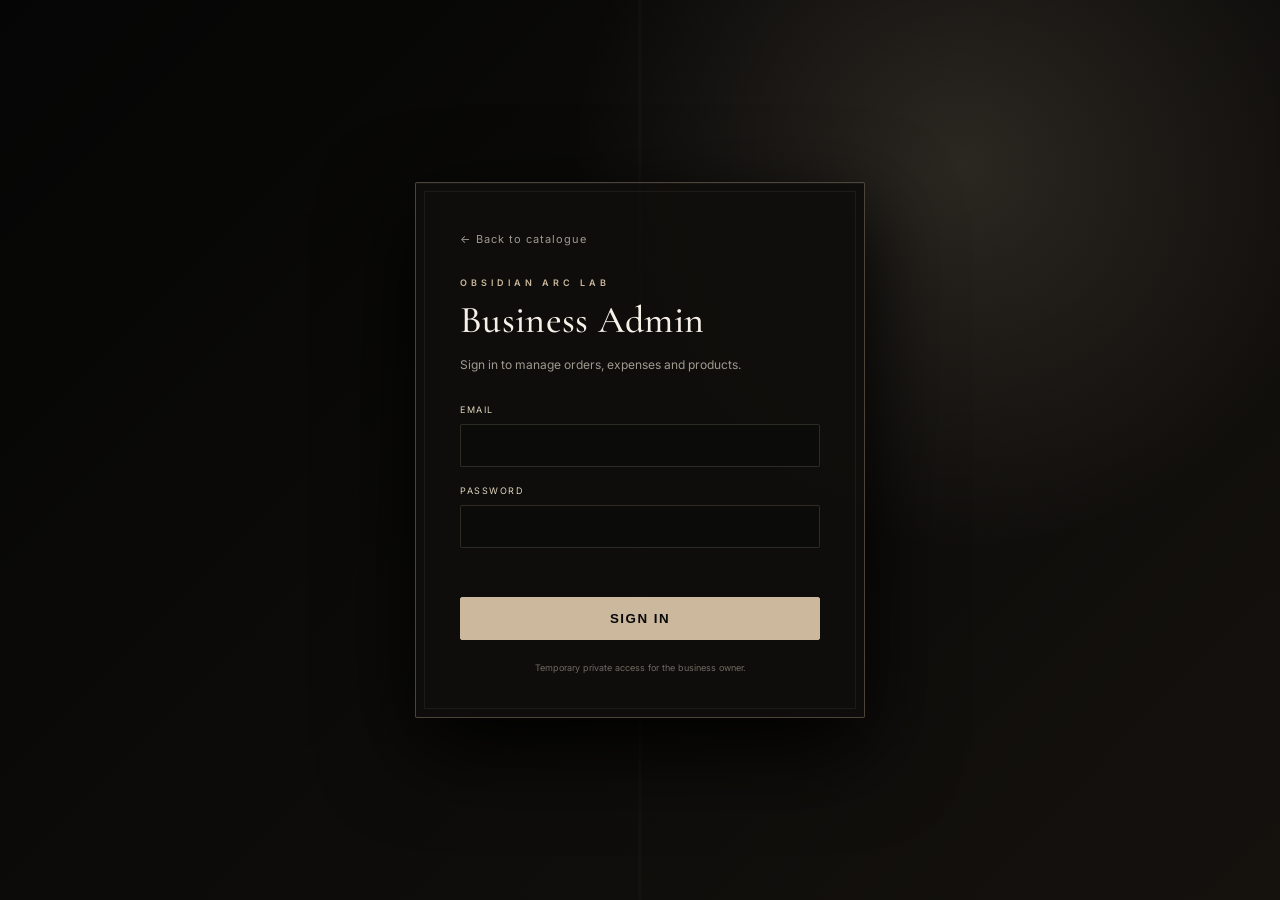
<file: admin-login.html>
<!DOCTYPE html><html lang="en"><head><meta charset="UTF-8"><meta name="viewport" content="width=device-width,initial-scale=1,viewport-fit=cover"><title>Admin Login | Obsidian Arc Lab</title><link rel="stylesheet" href="admin.css"></head><body class="login-page"><main class="login-card"><a class="back" href="index.html">← Back to catalogue</a><p class="eyebrow">OBSIDIAN ARC LAB</p><h1>Business Admin</h1><p class="muted">Sign in to manage orders, expenses and products.</p><form id="loginForm"><label>Email<input id="email" type="email" autocomplete="username" required></label><label>Password<input id="password" type="password" autocomplete="current-password" required></label><p id="error" class="error" aria-live="polite"></p><button type="submit">SIGN IN</button></form><small class="warning">Temporary private access for the business owner.</small></main><script>if(sessionStorage.getItem('oa_admin')==='yes')location.replace('admin.html');document.getElementById('loginForm').addEventListener('submit',function(e){e.preventDefault();const email=document.getElementById('email').value.trim().toLowerCase();const password=document.getElementById('password').value;if(email==='obsidianarclab@gmail.com'&&password==='tiviviji'){sessionStorage.setItem('oa_admin','yes');location.replace('admin.html')}else{document.getElementById('error').textContent='Incorrect email or password.'}});</script></body></html>
</file>
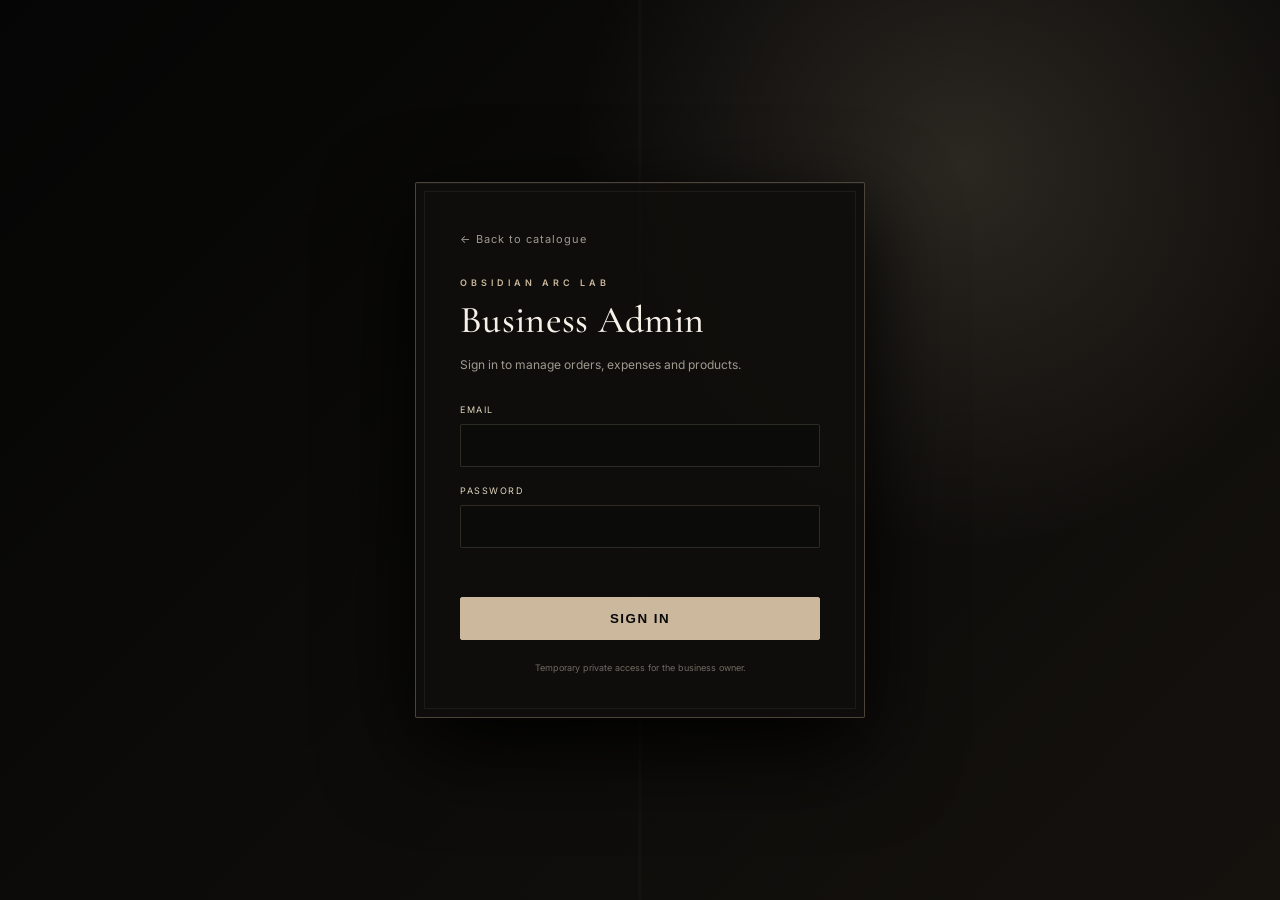
<file: admin.html>
<!DOCTYPE html>
<html lang="en">
<head>
  <meta charset="UTF-8">
  <meta name="viewport" content="width=device-width,initial-scale=1,viewport-fit=cover">
  <title>Business Manager | Obsidian Arc Lab</title>
  <link rel="stylesheet" href="admin.css">
  <link rel="stylesheet" href="admin-interesting.css">
  <link rel="stylesheet" href="price-list.css">
  <link rel="stylesheet" href="inventory.css">
</head>
<body>
<div class="admin-shell">
  <aside>
    <div class="side-brand"><p>OBSIDIAN ARC LAB<span>3D PRINT STUDIO</span></p></div>
    <nav>
      <button class="active" data-page="overview">⌂ Overview</button>
      <button data-page="orders">▣ Orders</button>
      <button data-page="expenses">↗ Expenses</button>
      <button data-page="products">◇ Price List</button>
      <button data-page="inventory">▦ Inventory</button>
      <button data-page="work">✓ Work & Notes</button>
    </nav>
    <div class="side-quote"><span>CRAFTED WITH PURPOSE</span><p>Every layer tells a story.</p></div>
    <button class="logout" onclick="logout()">Log out</button>
  </aside>

  <main class="admin-main">
    <header>
      <div><p class="eyebrow">STUDIO MANAGEMENT</p><h1 id="pageTitle">Business overview</h1><p id="todayText" class="date-line"></p></div>
      <div class="header-actions"><span id="syncStatus" class="sync-status">Google Sheets not connected</span><button onclick="loadGoogleSheets()" class="outline">↻ Sync Sheets</button><button onclick="exportData()" class="outline">⇩ Export Excel</button></div>
    </header>

    <section id="overview" class="page active">
      <div class="welcome-banner">
        <div><p class="eyebrow">WELCOME BACK, VIJI</p><h2>Your studio at a glance.</h2><p>Track every custom print, cost and milestone from one beautiful workspace.</p></div>
        
      </div>

      <div class="stats">
        <article><div class="stat-icon gold">RM</div><span>Total sales</span><strong id="sales">RM0.00</strong><small id="salesNote">0 orders recorded</small></article>
        <article><div class="stat-icon rose">↗</div><span>Total expenses</span><strong id="spent">RM0.00</strong><small id="expenseNote">0 expenses recorded</small></article>
        <article><div class="stat-icon green">◆</div><span>Estimated profit</span><strong id="profit">RM0.00</strong><small>Sales minus expenses</small></article>
        <article><div class="stat-icon blue">◷</div><span>Open orders</span><strong id="open">0</strong><small>Need your attention</small></article>
        <article class="company-balance-card"><div class="stat-icon gold">◎</div><span>Company balance</span><strong id="companyBalance">RM0.00</strong><small id="companyBalanceNote">Manual cash / bank balance</small><button type="button" class="stat-edit" onclick="openBalanceEditor()">Edit balance</button></article>
        <article><div class="stat-icon blue">✓</div><span>Pending work</span><strong id="workPending">0</strong><small>Tasks still to complete</small></article>
        <article><div class="stat-icon rose">!</div><span>Unpaid balance</span><strong id="unpaidBalance">RM0.00</strong><small id="unpaidNote">0 payments outstanding</small></article>
        <article><div class="stat-icon gold">▦</div><span>Low-stock items</span><strong id="lowStockCount">0</strong><small>At or below minimum level</small></article>
      </div>

      <div class="status-strip">
        <article class="pending"><i></i><div><span>Pending</span><strong id="pendingCount">0</strong></div></article>
        <article class="progress"><i></i><div><span>In Progress</span><strong id="progressCount">0</strong></div></article>
        <article class="done"><i></i><div><span>Completed</span><strong id="completedCount">0</strong></div></article>
        <article class="total"><i></i><div><span>All Orders</span><strong id="totalCount">0</strong></div></article>
      </div>

      <div class="dashboard-grid">
        <div class="panel chart-panel">
          <div class="panel-title"><div><p class="eyebrow">PERFORMANCE</p><h2>Sales vs expenses</h2></div><span>Current records</span></div>
          <div class="chart-legend"><span><i class="sales-dot"></i>Sales</span><span><i class="expense-dot"></i>Expenses</span></div>
          <div class="bar-chart"><div class="chart-track"><div id="salesBar" class="chart-bar sales-bar"></div></div><div class="chart-track"><div id="expenseBar" class="chart-bar expense-bar"></div></div></div>
          <div class="chart-values"><b id="chartSales">RM0.00</b><b id="chartExpenses">RM0.00</b></div>
        </div>

        <div class="panel quick-panel">
          <div class="panel-title"><div><p class="eyebrow">SHORTCUTS</p><h2>Quick actions</h2></div></div>
          <div class="quick-actions">
            <button onclick="goPage('orders')"><i>＋</i><span>New order<small>Add customer request</small></span></button>
            <button onclick="goPage('expenses')"><i>↗</i><span>Add expense<small>Record studio cost</small></span></button>
            <button onclick="goPage('products')"><i>◇</i><span>New product<small>Set product price</small></span></button>
            <button onclick="goPage('inventory')"><i>▦</i><span>Update stock<small>Statues, boxes and PLA</small></span></button>
            <button onclick="goPage('work')"><i>✓</i><span>Add work / note<small>Pending tasks, purchases & updates</small></span></button>
          </div>
        </div>
      </div>

      <div class="panel"><div class="panel-title"><div><p class="eyebrow">LATEST ACTIVITY</p><h2>Recent orders</h2></div><button class="text-button" onclick="goPage('orders')">View all →</button></div><div id="recent"></div></div>
    </section>

    <section id="orders" class="page">
      <div class="section-intro"><div><p class="eyebrow">ORDER WORKFLOW</p><h2>Turn ideas into finished pieces.</h2></div><span>Pending → In Progress → Completed</span></div>
      <div class="panel"><h2>Add order</h2>
        <form id="orderForm" class="grid">
          <label class="order-date-field"><span>Order date</span><input name="date" id="orderDate" type="date" required></label>
          <input name="customer" placeholder="Customer name" required>
          <input name="phone" placeholder="Phone">
          <label class="order-source-field"><span>Order from</span><select name="platform" id="orderPlatform" required><option value="">Select platform</option><option>WhatsApp</option><option>Instagram</option><option>Facebook</option><option>TikTok</option><option>Shopee</option><option>Walk-in</option><option>Other</option></select></label>
          <label id="customPlatformWrap" class="conditional-field order-source-field" hidden><span>Other platform</span><input name="customPlatform" placeholder="Key in platform name"></label>
          <input name="product" placeholder="Product" required>
          <input name="quantity" type="number" value="1" min="1">
          <input name="amount" type="number" step="0.01" min="0" placeholder="Total RM" required>
          <select name="status"><option>Pending</option><option>In Progress</option><option>Completed</option></select>
          <select name="paymentStatus"><option>Not Paid</option><option>Partially Paid</option><option>Paid</option></select>
          <input name="amountPaid" type="number" step="0.01" min="0" value="0" placeholder="Amount paid RM">
          <label class="order-date-field"><span>Required / delivery date</span><input name="deliveryDate" type="date"></label>
          <select name="deliveryMethod"><option value="">Select delivery method</option><option>Pickup</option><option>Delivery</option><option>Courier</option></select>
          <input name="trackingNumber" placeholder="Tracking number">
          <input name="address" class="wide-field" placeholder="Customer / delivery address">
          <input name="notes" class="wide-field" placeholder="Notes / special instructions">
          <button>Save order</button>
        </form>
      </div>
      <div class="panel"><h2>All orders</h2><div id="orderList"></div></div>
    </section>

    <section id="expenses" class="page">
      <div class="section-intro"><div><p class="eyebrow">COST CONTROL</p><h2>Know where every ringgit goes.</h2></div></div>
      <div class="panel"><h2>Add expense</h2><form id="expenseForm" class="grid"><input name="date" type="date" required><select name="paidBy"><option>Tivi</option><option>Viji</option><option>Obsidian Arc Lab</option></select><input name="category" placeholder="Category" required><input name="description" placeholder="Description" required><input name="amount" type="number" step="0.01" placeholder="Amount RM" required><button>Save expense</button></form></div>
      <div class="panel"><h2>All expenses</h2><div id="expenseList"></div></div>
    </section>

    <section id="products" class="page">
      <div class="section-intro"><div><p class="eyebrow">PRIVATE PRICE BOOK</p><h2>Product Price List</h2><p class="price-subtitle">These prices are visible only in the admin page—not in your public catalogue.</p></div></div>
      <div class="panel calculator-panel">
        <div class="panel-title"><div><p class="eyebrow">SMART PRICING</p><h2>How much should I sell it for?</h2><p class="price-subtitle">Add every production cost and choose your preferred profit margin.</p></div></div>
        <form id="calculatorForm" class="calculator-grid">
          <label>Filament used (g)<input name="filamentUsed" type="number" min="0" step="0.01" value="0"></label>
          <label>Spool price (RM)<input name="spoolPrice" type="number" min="0" step="0.01" value="70"></label>
          <label>Spool weight (g)<input name="spoolWeight" type="number" min="1" step="1" value="1000"></label>
          <label>Print time (hours)<input name="printHours" type="number" min="0" step="0.1" value="0"></label>
          <label>Electricity per hour (RM)<input name="electricityRate" type="number" min="0" step="0.01" value="0.15"></label>
          <label>Labour / design (RM)<input name="labour" type="number" min="0" step="0.01" value="0"></label>
          <label>Packaging (RM)<input name="packaging" type="number" min="0" step="0.01" value="0"></label>
          <label>Other cost (RM)<input name="other" type="number" min="0" step="0.01" value="0"></label>
          <label>Desired profit margin (%)<input name="margin" type="number" min="0" max="95" step="1" value="35"></label>
        </form>
        <div class="calculator-results">
          <article><span>Material cost</span><strong id="calcMaterial">RM0.00</strong></article>
          <article><span>Total production cost</span><strong id="calcCost">RM0.00</strong></article>
          <article class="recommended"><span>Recommended selling price</span><strong id="calcSelling">RM0.00</strong></article>
          <article><span>Estimated profit</span><strong id="calcProfit">RM0.00</strong></article>
        </div>
        <button type="button" class="calculator-apply" onclick="applyCalculatedPrice()">Use this price in product form ↓</button>
      </div>
      <div class="pricing-summary"><article><span>Products recorded</span><strong id="pricedProductCount">0</strong></article><article><span>Average selling price</span><strong id="averagePrice">RM0.00</strong></article><article><span>Average profit</span><strong id="averageProfit">RM0.00</strong></article></div>
      <div class="panel price-form-panel">
        <div class="panel-title"><div><p class="eyebrow">NEW PRICE RECORD</p><h2>Add product price</h2></div></div>
        <form id="productForm" class="price-grid">
          <label>Product name<input name="name" placeholder="e.g. Mini Hanuman" required></label>
          <label>Category<select name="category"><option>Statue</option><option>Custom Figurine</option><option>Photo Display</option><option>Keychain</option><option>Door Gift</option><option>Home Décor</option><option>Other</option></select></label>
          <label>Size / height<input name="size" placeholder="e.g. 5.7 cm"></label>
          <label>Material<select name="material" id="productMaterial"><option>PLA</option><option>PLA+</option><option>PETG</option><option>Resin</option><option>Mixed material</option><option>Other</option></select></label>
          <label id="customMaterialWrap" class="conditional-field" hidden>Specify other material<input name="customMaterial" placeholder="Key in material name"></label>
          <label>Colour<input name="colour" placeholder="e.g. Gold, white, black"></label>
          <label>Printing cost (RM)<input name="printingCost" type="number" step="0.01" min="0" value="0" required></label>
          <label>Packaging cost (RM)<input name="packagingCost" type="number" step="0.01" min="0" value="0" required></label>
          <label>Other cost (RM)<input name="otherCost" type="number" step="0.01" min="0" value="0" required></label>
          <label>Selling price (RM)<input name="price" type="number" step="0.01" min="0" placeholder="0.00" required></label>
          <label class="price-notes">Notes<input name="notes" placeholder="Colour, print time or special details"></label>
          <button>Save price record</button>
        </form>
        <div class="live-profit"><span>Estimated profit for this entry</span><strong id="liveProfit">RM0.00</strong></div>
      </div>
      <div class="panel"><div class="panel-title"><div><p class="eyebrow">SAVED PRICES</p><h2>Products and prices</h2></div></div><div id="productList"></div></div>
    </section>

    <section id="inventory" class="page">
      <div class="section-intro"><div><p class="eyebrow">STOCK ROOM</p><h2>Inventory Control</h2><p class="price-subtitle">See exactly which statues, packaging boxes and PLA materials are available.</p></div></div>
      <div class="pricing-summary inventory-summary"><article><span>Statues available</span><strong id="statueStock">0</strong></article><article><span>Boxes available</span><strong id="boxStock">0</strong></article><article><span>PLA available</span><strong id="plaStock">0</strong></article></div>
      <div class="panel price-form-panel">
        <div class="panel-title"><div><p class="eyebrow">STOCK ENTRY</p><h2>Add or update inventory</h2></div></div>
        <form id="inventoryForm" class="price-grid">
          <label>Stock type<select name="type" id="inventoryType" required><option>Statue</option><option>Box</option><option>PLA</option><option>Other</option></select></label>
          <label id="customStockTypeWrap" class="conditional-field" hidden>Specify other stock type<input name="customType" placeholder="Key in stock type" autocomplete="off"></label>
          <label>Item name<input name="name" placeholder="e.g. Mini Ganesha" required></label>
          <label>Size<input name="size" placeholder="e.g. 15 × 15 × 15 cm"></label>
          <label>Material / colour<input name="material" placeholder="e.g. PLA Gold"></label>
          <label>Quantity available<input name="quantity" type="number" min="0" value="0" required></label>
          <label>Minimum stock alert<input name="minimum" type="number" min="0" value="1"></label>
          <label>Unit<select name="unit"><option>pcs</option><option>rolls</option><option>boxes</option><option>kg</option></select></label>
          <label>Storage location<input name="location" placeholder="e.g. Shelf A"></label>
          <label class="price-notes">Notes<input name="notes" placeholder="Supplier, box type or special details"></label>
          <button>Save inventory</button>
        </form>
      </div>
      <div class="panel"><div class="panel-title"><div><p class="eyebrow">AVAILABLE STOCK</p><h2>Inventory list</h2></div></div><div id="inventoryList"></div></div>
    </section>

    <section id="work" class="page">
      <div class="section-intro"><div><p class="eyebrow">STUDIO TO-DO</p><h2>Work & Notes</h2><p class="price-subtitle">Keep pending work, things to buy, website updates and business notes in one place.</p></div><span>Plan → Do → Done</span></div>
      <div class="pricing-summary work-summary">
        <article><span>Pending</span><strong id="workPendingPage">0</strong></article>
        <article><span>In progress</span><strong id="workProgressPage">0</strong></article>
        <article><span>Need to buy</span><strong id="workBuyPage">0</strong></article>
        <article><span>Website updates</span><strong id="workWebsitePage">0</strong></article>
      </div>
      <div class="panel price-form-panel">
        <div class="panel-title"><div><p class="eyebrow">NEW ITEM</p><h2>Add work or note</h2></div></div>
        <form id="workForm" class="price-grid">
          <label>Category<select name="category" id="workCategory" required><option>Business Task</option><option>Customer Order</option><option>Need to Buy</option><option>Website Update</option><option>Social Media / Marketing</option><option>Idea / Note</option><option>Other</option></select></label>
          <label id="customWorkCategoryWrap" class="conditional-field" hidden>Other category<input name="customCategory" placeholder="Key in category"></label>
          <label>Task / note<input name="title" placeholder="e.g. Buy black PLA" required></label>
          <label>Priority<select name="priority"><option>Normal</option><option>High</option><option>Urgent</option><option>Low</option></select></label>
          <label>Status<select name="status"><option>Pending</option><option>In Progress</option><option>Done</option></select></label>
          <label>Date added<input id="workCurrentDate" type="text" readonly aria-label="Date added"></label>
          <label class="price-notes work-notes">Details / notes<input name="notes" placeholder="Add supplier, customer details, website change, reminder, etc."></label>
          <button>Save work item</button>
        </form>
      </div>
      <div class="panel"><div class="panel-title"><div><p class="eyebrow">MASTER LIST</p><h2>Pending work & notes</h2></div><span>Use ✓ Done when finished</span></div><div id="workList"></div></div>
    </section>

    <div id="balanceModal" class="balance-modal" hidden>
      <div class="balance-modal-card" role="dialog" aria-modal="true" aria-labelledby="balanceTitle">
        <button type="button" class="balance-close" onclick="closeBalanceEditor()" aria-label="Close">×</button>
        <p class="eyebrow">COMPANY MONEY</p>
        <h2 id="balanceTitle">Update company balance</h2>
        <p>Enter how much money Obsidian Arc Lab currently has. This is a manual balance, so you can update it anytime.</p>
        <form id="balanceForm">
          <label>Current balance (RM)<input name="balance" id="balanceInput" type="number" step="0.01" min="0" required></label>
          <label>Note <input name="note" id="balanceNoteInput" placeholder="e.g. Cash + bank balance"></label>
          <button type="submit">Save balance</button>
        </form>
      </div>
    </div>
  </main>
</div>
<script src="admin.js"></script>
</body>
</html>
</file>
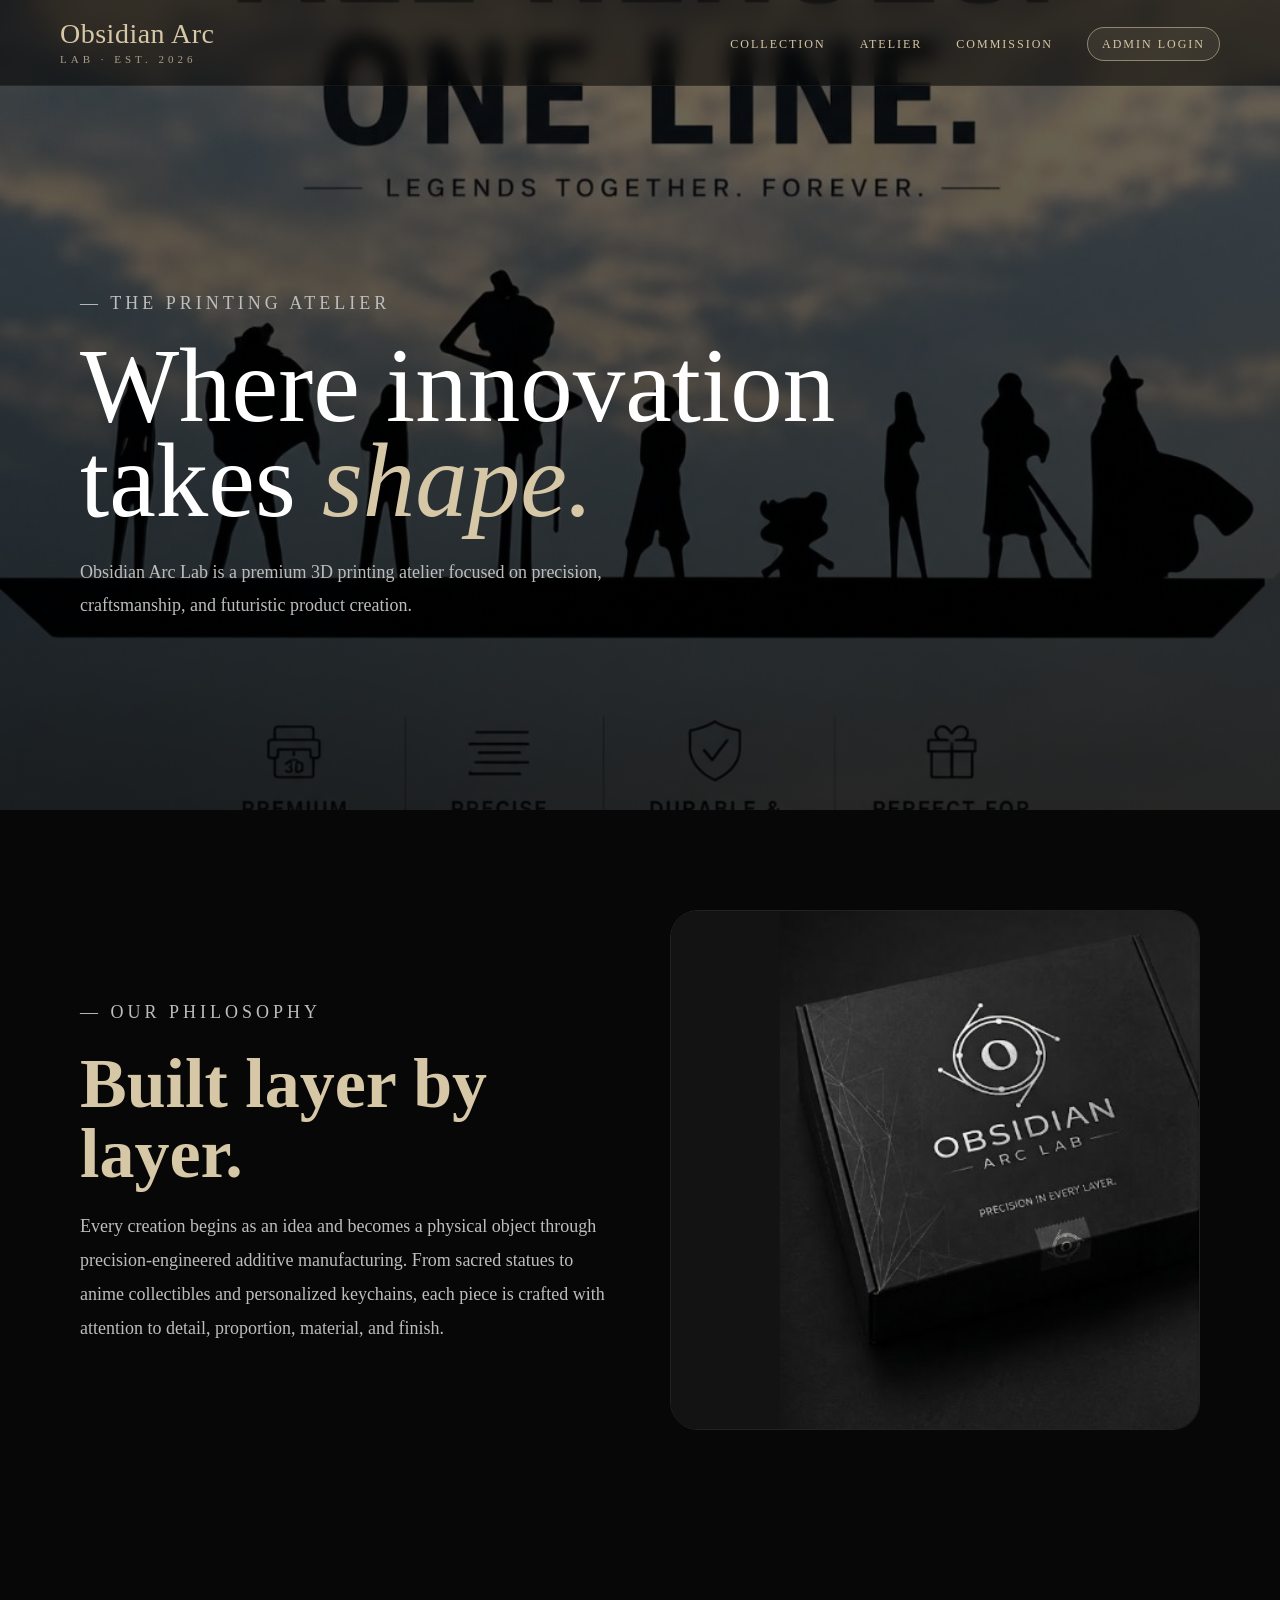
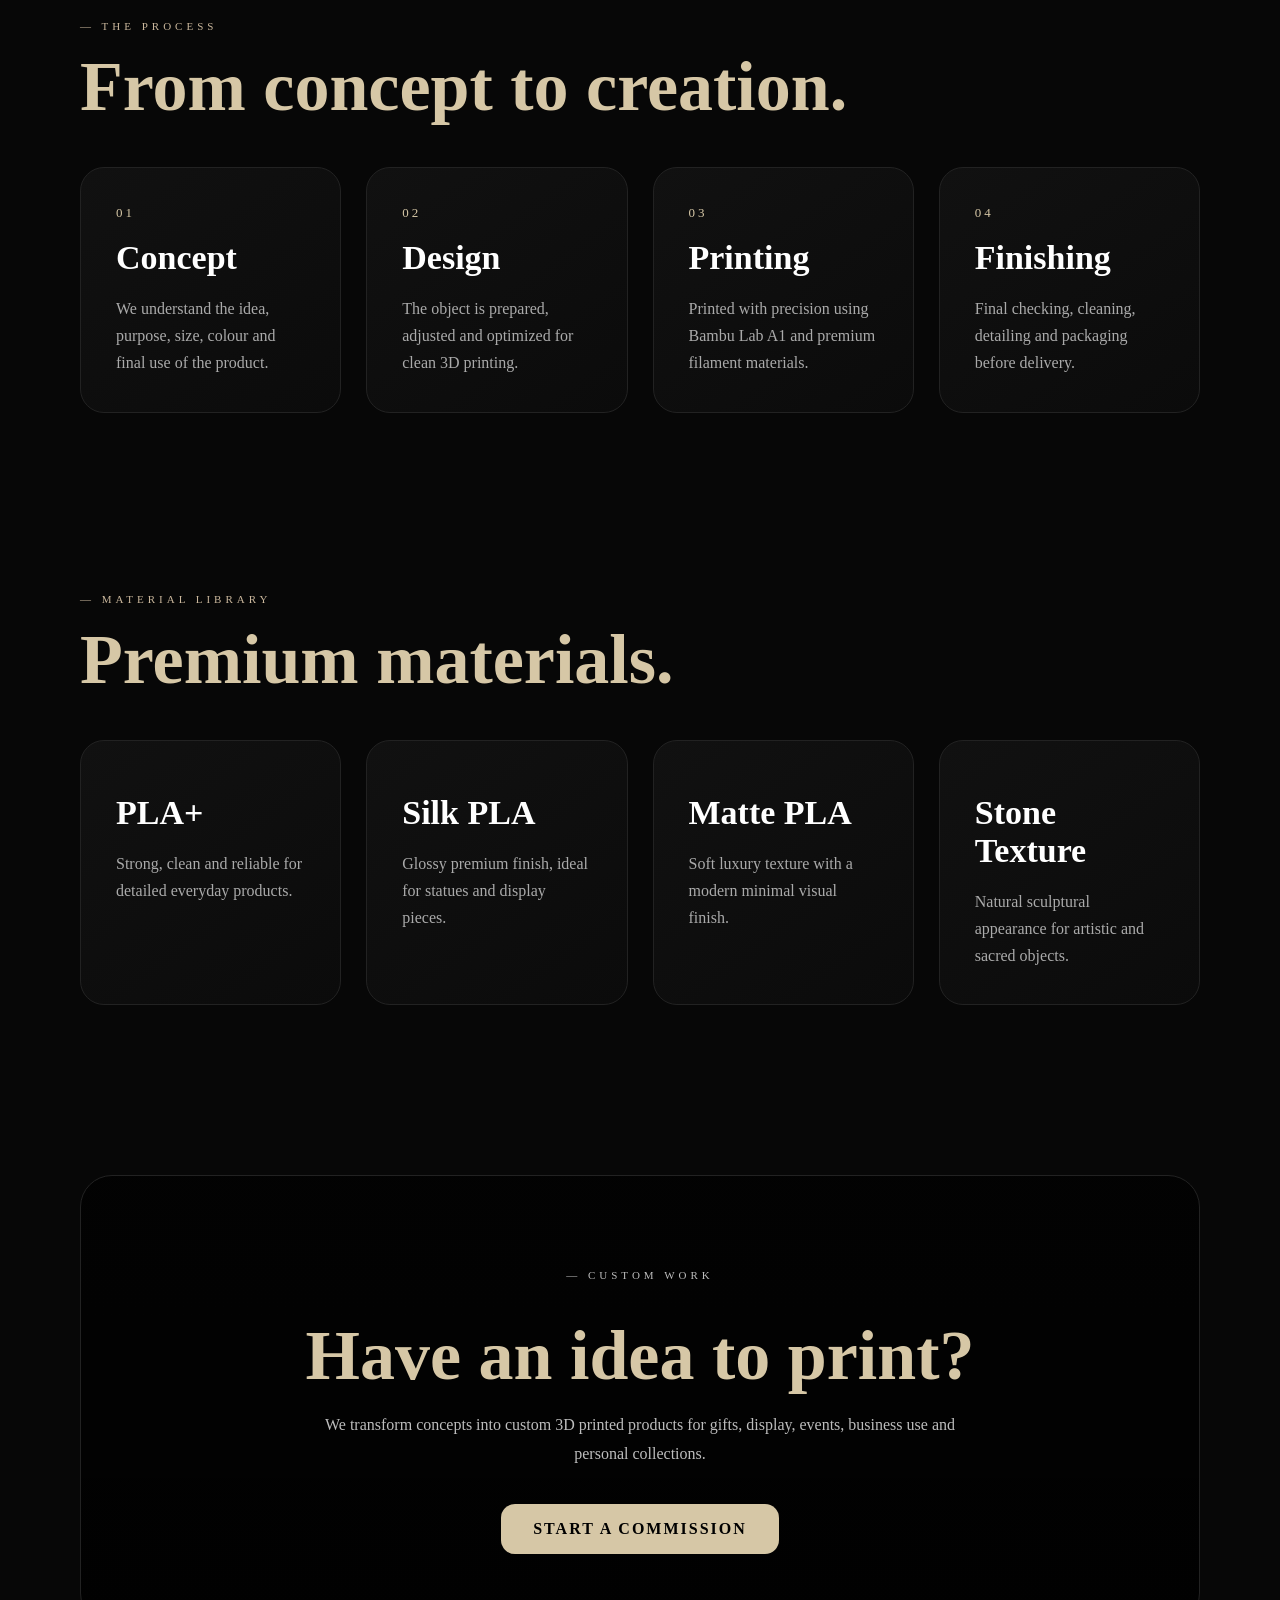
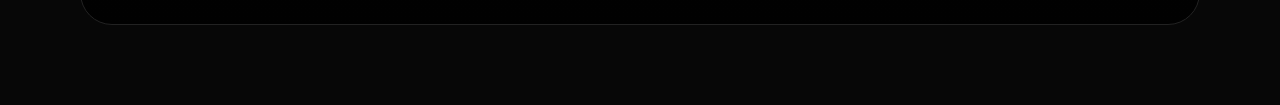
<file: altelier.html>
<!DOCTYPE html>
<html lang="en">
<head>
<meta charset="UTF-8">
<meta name="viewport" content="width=device-width, initial-scale=1.0">

<title>Atelier | Obsidian Arc Lab</title>

<link rel="stylesheet" href="style.css">
</head>

<body class="atelier-page">

<header class="navbar">
  <div class="logo">
    Obsidian Arc
    <span>LAB · EST. 2026</span>
  </div>

  <nav>
    <a href="collection.html">COLLECTION</a>
    <a href="atelier.html">ATELIER</a>
    <a href="commission.html">COMMISSION</a>
    <a class="admin-link" href="admin-login.html">ADMIN LOGIN</a>
  </nav>
</header>

<section class="atelier-hero">
  <div class="atelier-content">
    <p class="small">— THE PRINTING ATELIER</p>

    <h1>
      Where innovation<br>
      takes <span>shape.</span>
    </h1>

    <p>
      Obsidian Arc Lab is a premium 3D printing atelier focused on
      precision, craftsmanship, and futuristic product creation.
    </p>
  </div>
</section>

<section class="atelier-story">
  <div>
    <p class="small">— OUR PHILOSOPHY</p>

    <h2>Built layer by layer.</h2>

    <p>
      Every creation begins as an idea and becomes a physical object
      through precision-engineered additive manufacturing. From sacred
      statues to anime collectibles and personalized keychains, each piece
      is crafted with attention to detail, proportion, material, and finish.
    </p>
  </div>

  <img src="1.jpeg" alt="Obsidian Arc Lab Studio">
</section>

<section class="process-section">
  <p class="small">— THE PROCESS</p>

  <h2>From concept to creation.</h2>

  <div class="process-grid">
    <div class="process-card">
      <span>01</span>
      <h3>Concept</h3>
      <p>We understand the idea, purpose, size, colour and final use of the product.</p>
    </div>

    <div class="process-card">
      <span>02</span>
      <h3>Design</h3>
      <p>The object is prepared, adjusted and optimized for clean 3D printing.</p>
    </div>

    <div class="process-card">
      <span>03</span>
      <h3>Printing</h3>
      <p>Printed with precision using Bambu Lab A1 and premium filament materials.</p>
    </div>

    <div class="process-card">
      <span>04</span>
      <h3>Finishing</h3>
      <p>Final checking, cleaning, detailing and packaging before delivery.</p>
    </div>
  </div>
</section>

<section class="materials-section">
  <p class="small">— MATERIAL LIBRARY</p>

  <h2>Premium materials.</h2>

  <div class="material-grid">
    <div class="material-card">
      <h3>PLA+</h3>
      <p>Strong, clean and reliable for detailed everyday products.</p>
    </div>

    <div class="material-card">
      <h3>Silk PLA</h3>
      <p>Glossy premium finish, ideal for statues and display pieces.</p>
    </div>

    <div class="material-card">
      <h3>Matte PLA</h3>
      <p>Soft luxury texture with a modern minimal visual finish.</p>
    </div>

    <div class="material-card">
      <h3>Stone Texture</h3>
      <p>Natural sculptural appearance for artistic and sacred objects.</p>
    </div>
  </div>
</section>

<section class="atelier-cta">
  <p class="small">— CUSTOM WORK</p>

  <h2>Have an idea to print?</h2>

  <p>
    We transform concepts into custom 3D printed products for gifts,
    display, events, business use and personal collections.
  </p>

  <a href="commission.html">START A COMMISSION</a>
</section>

</body>
</html>
</file>
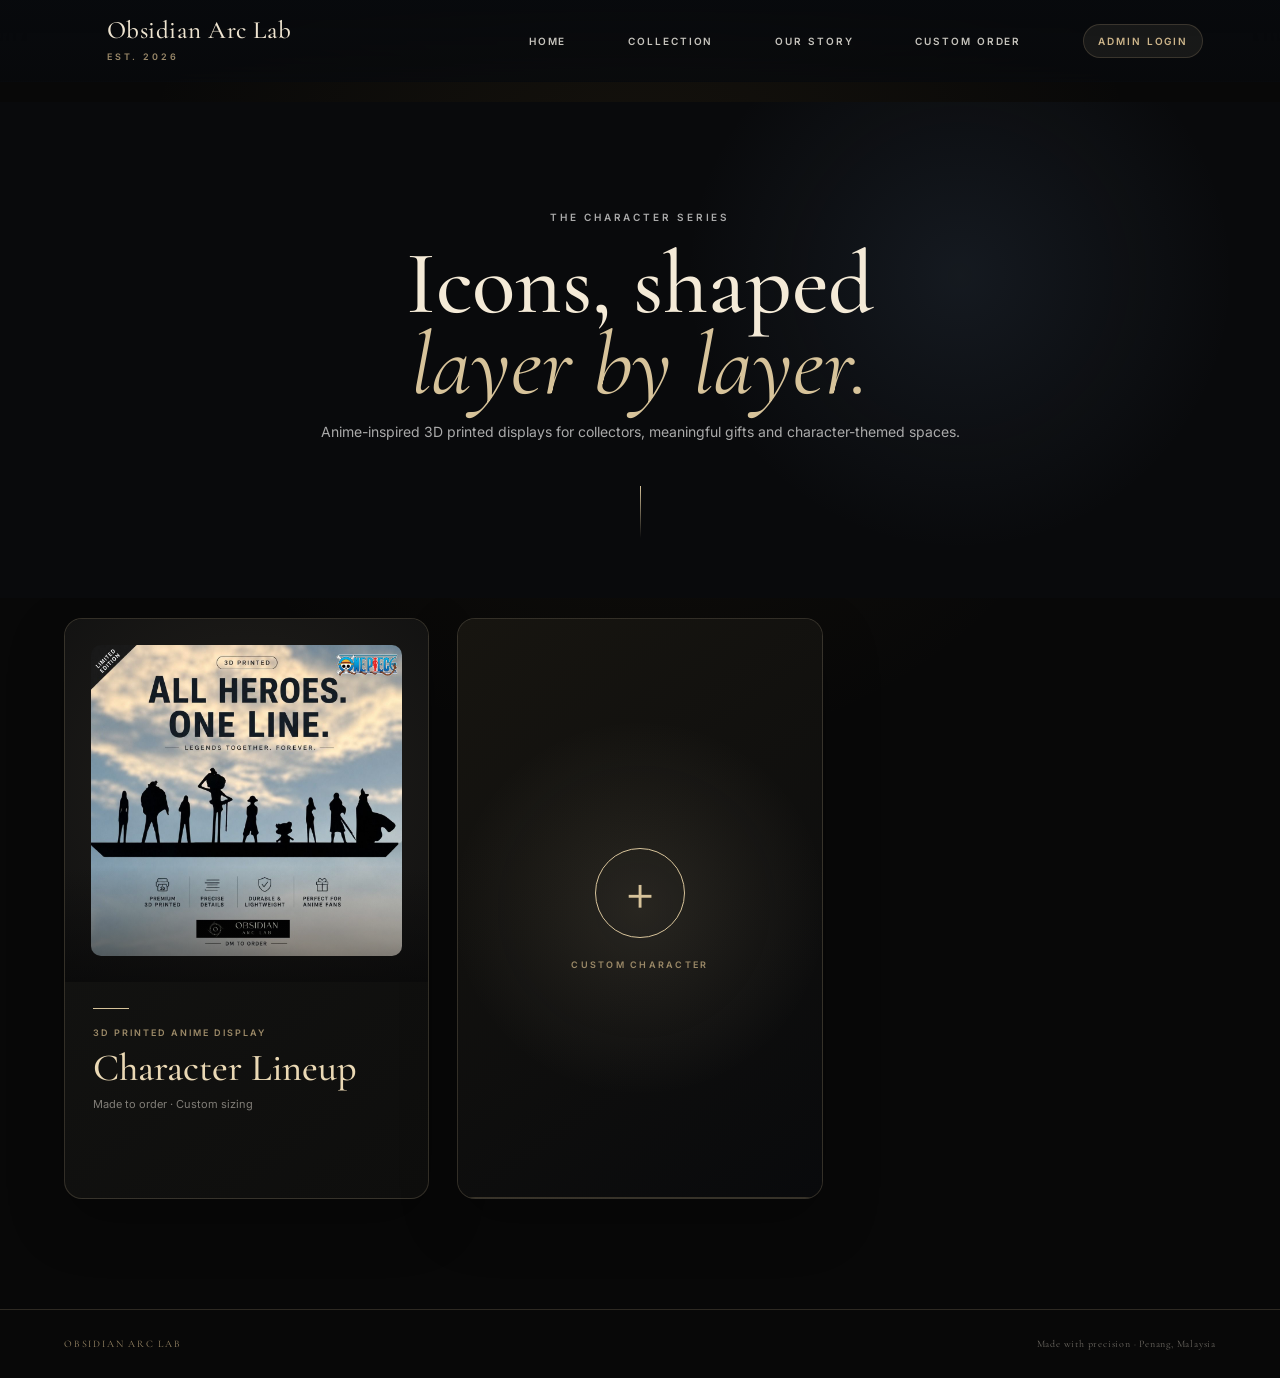
<file: anime.html>
<!DOCTYPE html>
<html lang="en">
<head>
  <meta charset="UTF-8">
  <meta name="viewport" content="width=device-width, initial-scale=1.0">
  <meta name="description" content="Browse anime-inspired 3D printed collectibles by Obsidian Arc Lab.">
  <title>Anime Collection | Obsidian Arc Lab</title>
  <link rel="stylesheet" href="style.css">
  <link rel="stylesheet" href="statues.css">
  <link rel="stylesheet" href="professional.css">
  <link href="https://fonts.googleapis.com/css2?family=Cormorant+Garamond:wght@400;500;600;700&family=Inter:wght@400;500;600&display=swap" rel="stylesheet">
<link rel="stylesheet" href="contact-choice.css">
</head>
<body class="statues-page anime-collection-page">
  <header class="navbar">
    <a class="logo" href="index.html" aria-label="Obsidian Arc Lab home">Obsidian Arc Lab<span>EST. 2026</span></a>
    <button class="mobile-nav-toggle" type="button" aria-label="Open menu" aria-expanded="false">
      <span></span><span></span><span></span>
    </button>

  <nav aria-label="Main navigation"><a href="index.html">HOME</a><a href="collection.html">COLLECTION</a><a href="atelier.html">OUR STORY</a><a href="commission.html">CUSTOM ORDER</a><a class="admin-link" href="admin-login.html">ADMIN LOGIN</a></nav>
  </header>

  <main>
    <section class="statue-hero anime-hero-premium">
      <p class="statue-eyebrow">THE CHARACTER SERIES</p>
      <h1>Icons, shaped<br><em>layer by layer.</em></h1>
      <p class="statue-intro">Anime-inspired 3D printed displays for collectors, meaningful gifts and character-themed spaces.</p>
    </section>

    <section class="statue-list" aria-label="Anime product catalogue">
      <article class="statue-card" tabindex="0" role="button" onclick="openAnimeProduct()" onkeydown="openAnimeWithKeyboard(event)">
        <div class="statue-card__image">
          <img src="anime.jpeg" alt="One Piece anime character lineup 3D display">
          <span class="statue-card__view">VIEW DETAILS <b>↗</b></span>
        </div>
        <div class="statue-card__body"><p>3D PRINTED ANIME DISPLAY</p><h2>Character Lineup</h2><span>Made to order · Custom sizing</span></div>
      </article>

      <article class="statue-card anime-request-card" tabindex="0" role="button" onclick="askAnimeWhatsapp()" onkeydown="requestAnimeWithKeyboard(event)">
        <div class="anime-request-card__art"><span>＋</span><p>CUSTOM CHARACTER</p></div>
        <div class="statue-card__body"><p>YOUR IDEA, OUR CRAFT</p><h2>Request a Character</h2><span>Share your reference, size and colour</span></div>
      </article>
    </section>
  </main>

  <div id="animeModal" class="statue-modal" role="dialog" aria-modal="true" aria-labelledby="animeProductName" onclick="closeAnimeOnBackdrop(event)">
    <div class="statue-modal__box">
      <button class="statue-modal__close" type="button" onclick="closeAnimeProduct()" aria-label="Close product details">×</button>
      <div class="statue-modal__grid">
        <div class="statue-gallery">
          <div class="statue-gallery__main"><img id="animeMainImg" src="anime.jpeg" alt="Anime character lineup product view"><span>PRODUCT VIEW</span></div>
          <div class="statue-gallery__thumbs"><button type="button" class="is-active"><img src="anime.jpeg" alt="Anime character lineup view"></button></div>
        </div>
        <div class="statue-details">
          <p class="statue-eyebrow">OBSIDIAN ARC LAB</p>
          <h2 id="animeProductName">Character Lineup</h2>
          <p class="statue-details__desc">A statement anime display featuring an iconic character lineup, carefully 3D printed for collectors and themed décor.</p>
          <dl class="statue-specs"><div><dt>Size</dt><dd>Custom sizes available</dd></div><div><dt>Material</dt><dd>Premium PLA / PLA+</dd></div><div><dt>Finish</dt><dd>Colour options available</dd></div></dl>
          <p class="custom-choice-note"><strong>Made for you</strong>Character, size and colour can be customised according to your choice. Send us your preferred reference on WhatsApp.</p>
          <button class="statue-whatsapp" type="button" onclick="askAnimeWhatsapp()"><span>ASK ON WHATSAPP</span><b>↗</b></button>
        </div>
      </div>
    </div>
  </div>

  <footer class="statue-footer"><span>OBSIDIAN ARC LAB</span><p>Made with precision · Penang, Malaysia</p></footer>
  <script src="anime.js"></script><script src="catalogue.js"></script>
<script src="contact-choice.js"></script>
<script src="mobile-nav.js"></script>
</body>
</html>
</file>
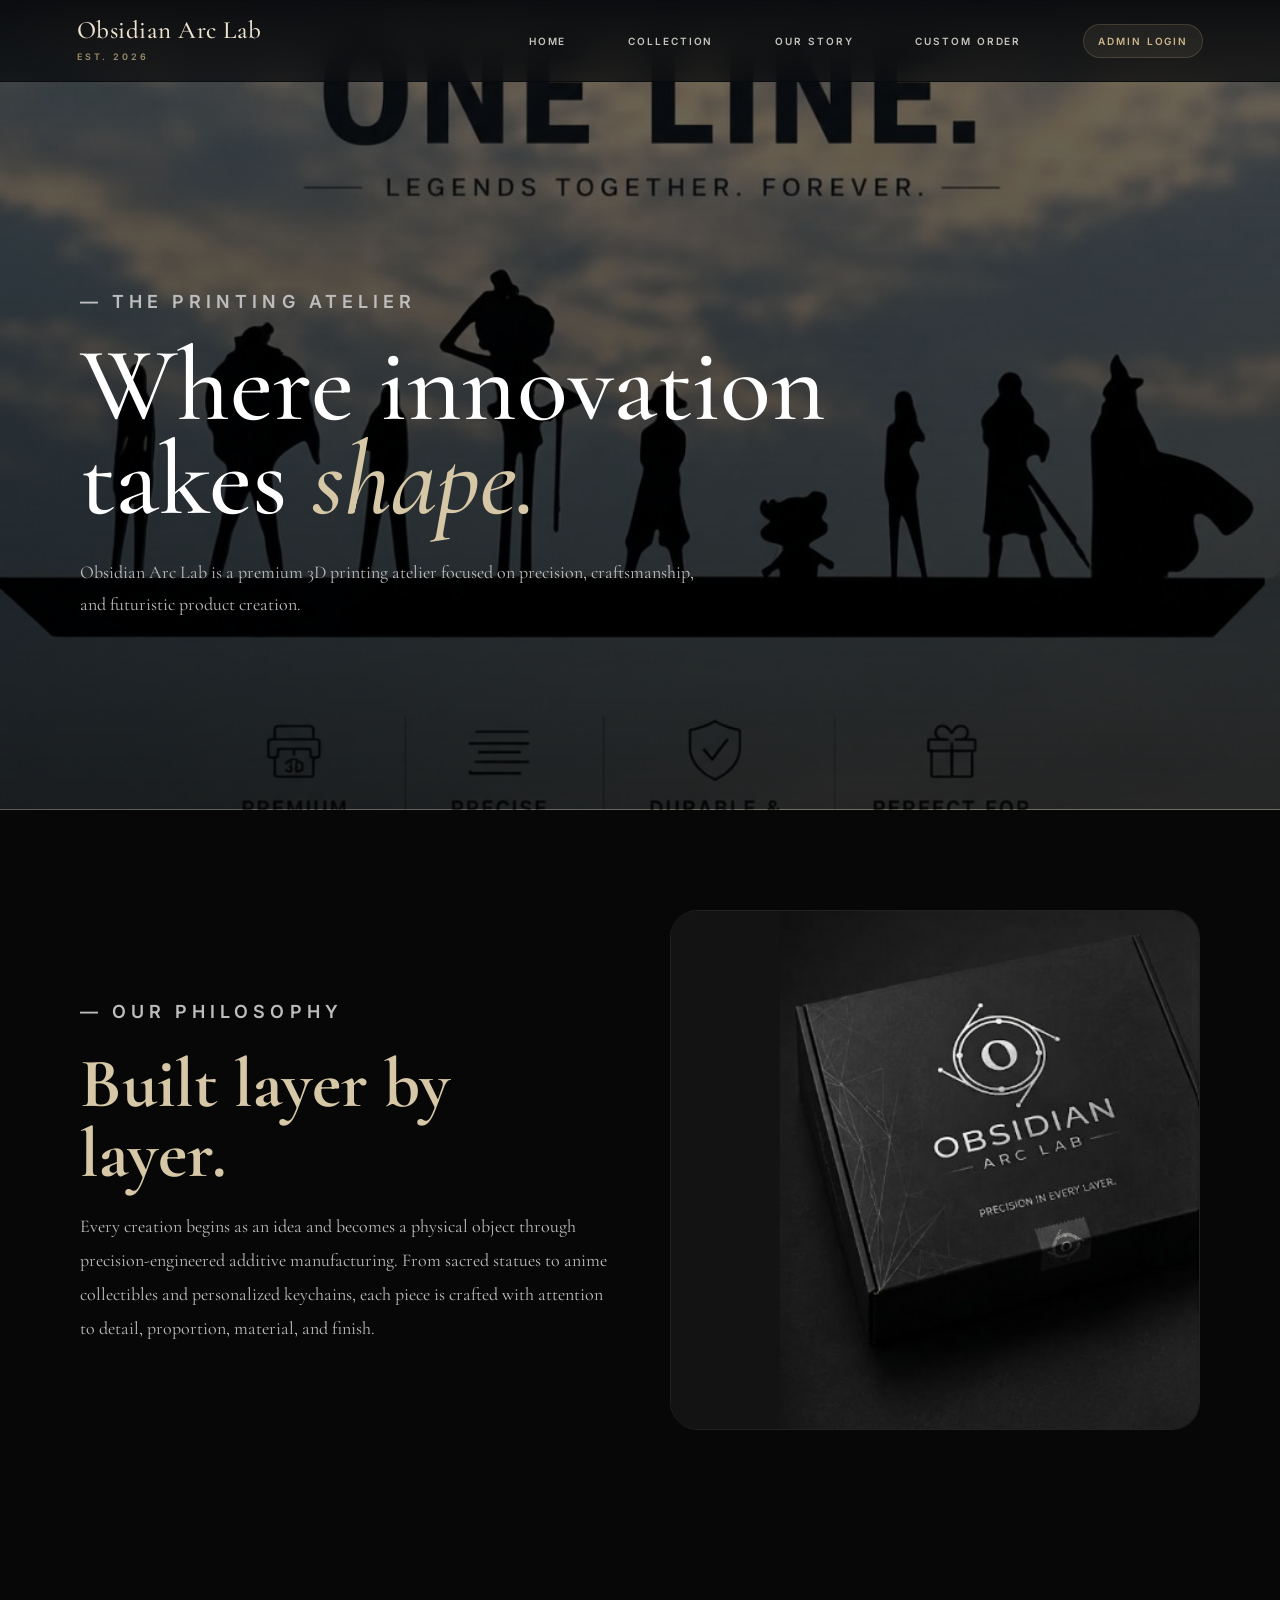
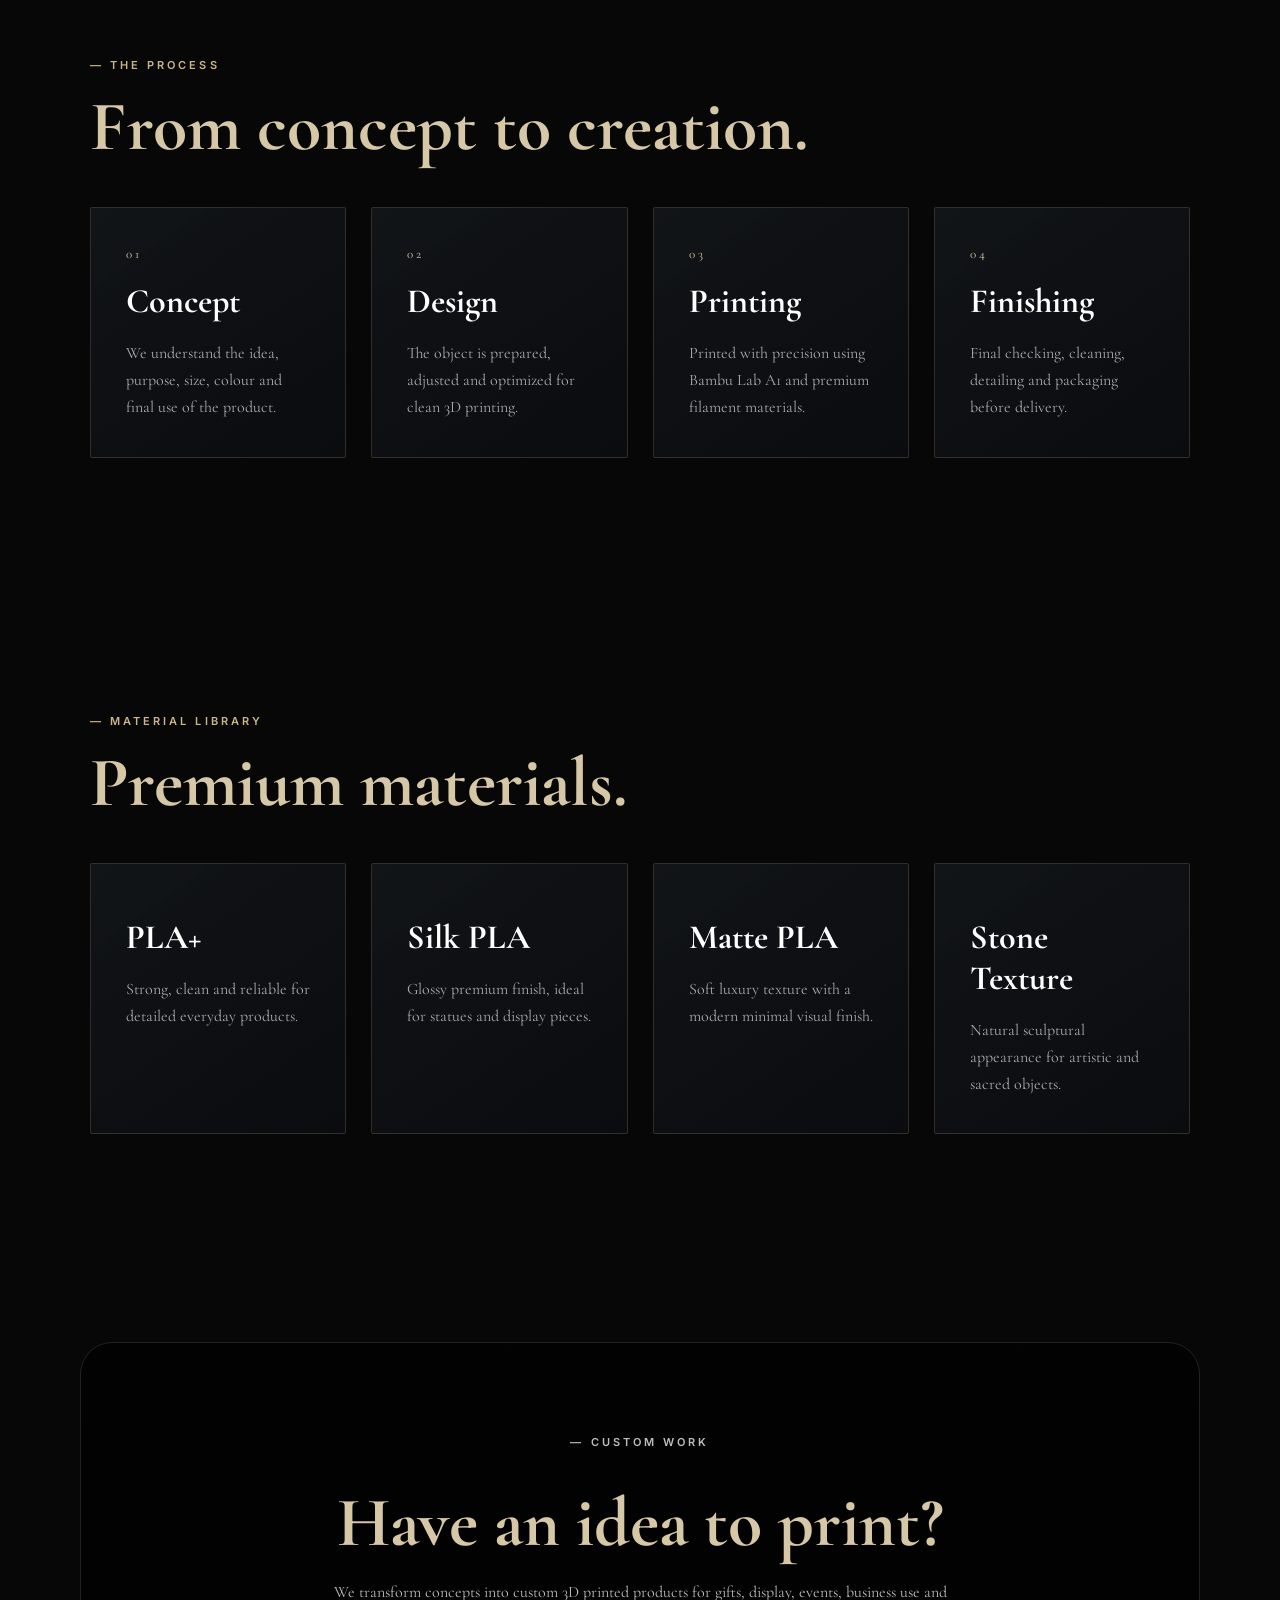
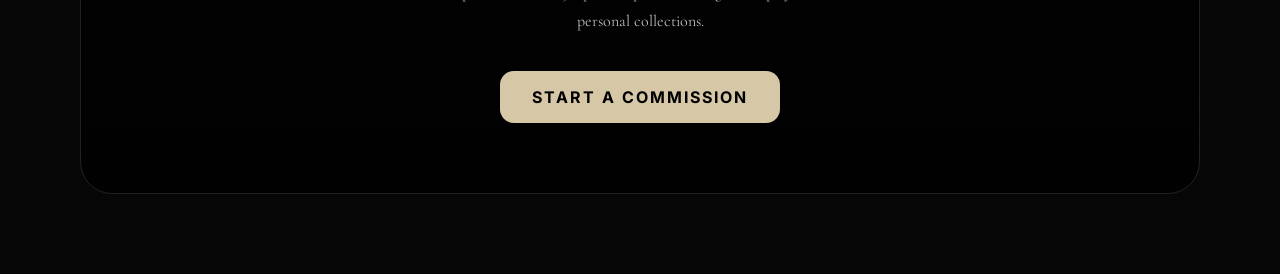
<file: atelier.html>
<!DOCTYPE html>
<html lang="en">
<head>
<meta charset="UTF-8">
<meta name="viewport" content="width=device-width, initial-scale=1.0">

<title>Atelier | Obsidian Arc Lab</title>

<link rel="stylesheet" href="style.css">
<link rel="stylesheet" href="professional.css">
<link href="https://fonts.googleapis.com/css2?family=Cormorant+Garamond:wght@400;500;600;700&family=Inter:wght@400;500;600&display=swap" rel="stylesheet">
</head>

<body class="atelier-page">

<header class="navbar">
  <div class="logo">
    Obsidian Arc Lab
    <span>EST. 2026</span>
  </div>

  <button class="mobile-nav-toggle" type="button" aria-label="Open menu" aria-expanded="false">
      <span></span><span></span><span></span>
    </button>

  <nav>
    <a href="index.html">HOME</a>
    <a href="collection.html">COLLECTION</a>
    <a href="atelier.html">OUR STORY</a>
    <a href="commission.html">CUSTOM ORDER</a>
    <a class="admin-link" href="admin-login.html">ADMIN LOGIN</a>
  </nav>
</header>

<section class="atelier-hero">
  <div class="atelier-content">
    <p class="small">— THE PRINTING ATELIER</p>

    <h1>
      Where innovation<br>
      takes <span>shape.</span>
    </h1>

    <p>
      Obsidian Arc Lab is a premium 3D printing atelier focused on
      precision, craftsmanship, and futuristic product creation.
    </p>
  </div>
</section>

<section class="atelier-story">
  <div>
    <p class="small">— OUR PHILOSOPHY</p>

    <h2>Built layer by layer.</h2>

    <p>
      Every creation begins as an idea and becomes a physical object
      through precision-engineered additive manufacturing. From sacred
      statues to anime collectibles and personalized keychains, each piece
      is crafted with attention to detail, proportion, material, and finish.
    </p>
  </div>

  <img src="1.jpeg" alt="Obsidian Arc Lab Studio">
</section>

<section class="process-section">
  <p class="small">— THE PROCESS</p>

  <h2>From concept to creation.</h2>

  <div class="process-grid">
    <div class="process-card">
      <span>01</span>
      <h3>Concept</h3>
      <p>We understand the idea, purpose, size, colour and final use of the product.</p>
    </div>

    <div class="process-card">
      <span>02</span>
      <h3>Design</h3>
      <p>The object is prepared, adjusted and optimized for clean 3D printing.</p>
    </div>

    <div class="process-card">
      <span>03</span>
      <h3>Printing</h3>
      <p>Printed with precision using Bambu Lab A1 and premium filament materials.</p>
    </div>

    <div class="process-card">
      <span>04</span>
      <h3>Finishing</h3>
      <p>Final checking, cleaning, detailing and packaging before delivery.</p>
    </div>
  </div>
</section>

<section class="materials-section">
  <p class="small">— MATERIAL LIBRARY</p>

  <h2>Premium materials.</h2>

  <div class="material-grid">
    <div class="material-card">
      <h3>PLA+</h3>
      <p>Strong, clean and reliable for detailed everyday products.</p>
    </div>

    <div class="material-card">
      <h3>Silk PLA</h3>
      <p>Glossy premium finish, ideal for statues and display pieces.</p>
    </div>

    <div class="material-card">
      <h3>Matte PLA</h3>
      <p>Soft luxury texture with a modern minimal visual finish.</p>
    </div>

    <div class="material-card">
      <h3>Stone Texture</h3>
      <p>Natural sculptural appearance for artistic and sacred objects.</p>
    </div>
  </div>
</section>

<section class="atelier-cta">
  <p class="small">— CUSTOM WORK</p>

  <h2>Have an idea to print?</h2>

  <p>
    We transform concepts into custom 3D printed products for gifts,
    display, events, business use and personal collections.
  </p>

  <a href="commission.html">START A COMMISSION</a>
</section>

<script src="catalogue.js"></script>
<script src="mobile-nav.js"></script>
</body>
</html>
</file>
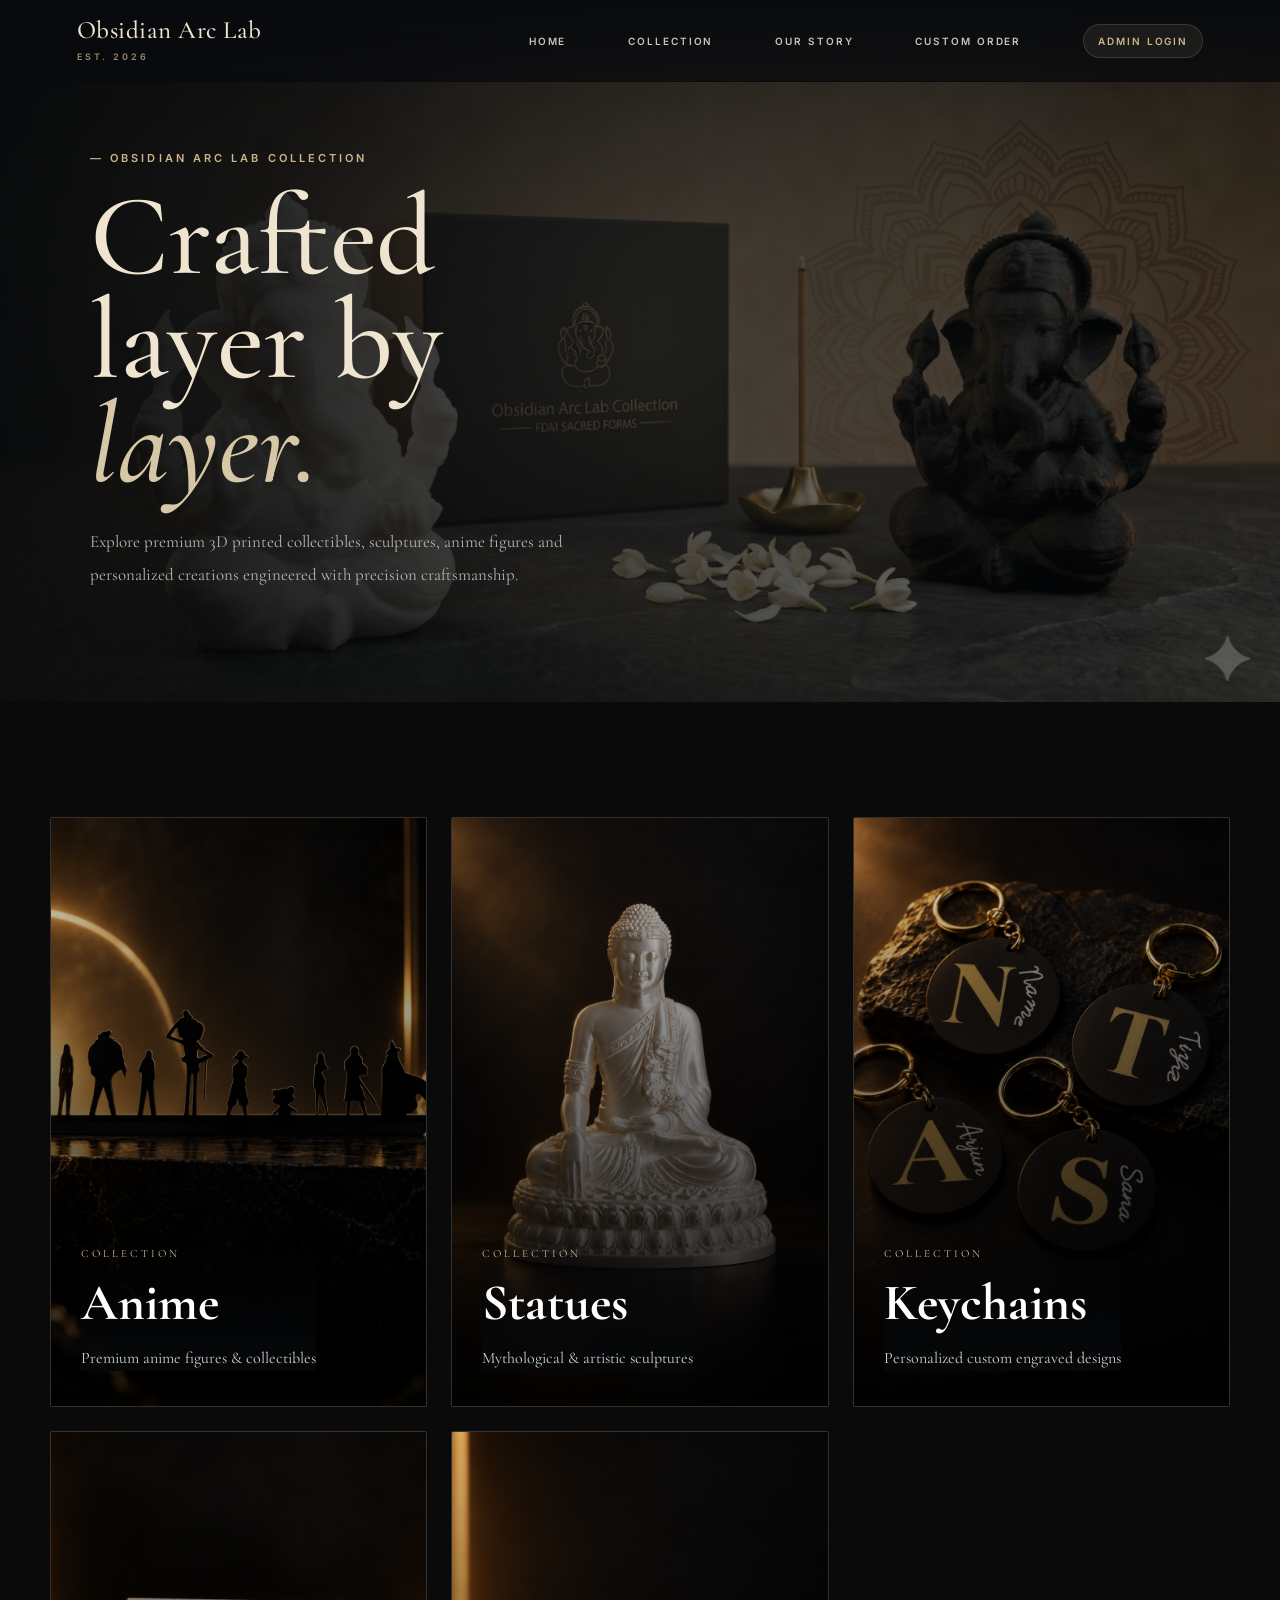
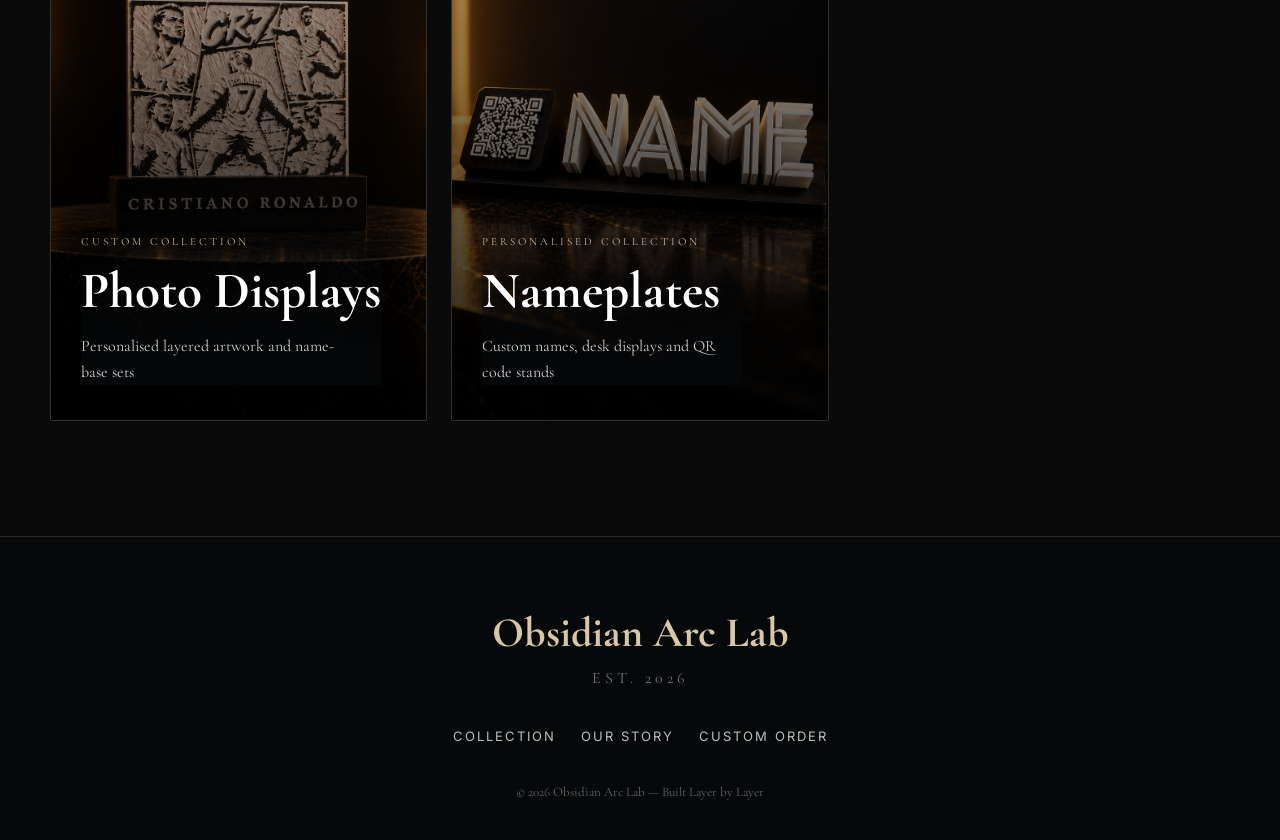
<file: collection.html>
<!DOCTYPE html>
<html lang="en">
<head>
<meta charset="UTF-8">
<meta name="viewport" content="width=device-width, initial-scale=1.0">

<title>Collection | Obsidian Arc Lab</title>

<link rel="stylesheet" href="style.css">
<link rel="stylesheet" href="professional.css">
<link href="https://fonts.googleapis.com/css2?family=Cormorant+Garamond:wght@400;500;600;700&family=Inter:wght@400;500;600&display=swap" rel="stylesheet">
</head>

<body class="collection-page">

<!-- NAVBAR -->

<header class="navbar">
  <div class="logo">
    Obsidian Arc Lab
    <span>EST. 2026</span>
  </div>

  <button class="mobile-nav-toggle" type="button" aria-label="Open menu" aria-expanded="false">
      <span></span><span></span><span></span>
    </button>

  <nav>
    <a href="index.html">HOME</a>
    <a href="collection.html">COLLECTION</a>
    <a href="atelier.html">OUR STORY</a>
    <a href="commission.html">CUSTOM ORDER</a>
    <a class="admin-link" href="admin-login.html">ADMIN LOGIN</a>
  </nav>
</header>
<!-- HERO -->
<section class="collection-hero">

  <div class="collection-overlay"></div>

  <div class="collection-content">

    <p class="small">
      — OBSIDIAN ARC LAB COLLECTION
    </p>

    <h1 class="collection-title">
      Crafted<br>
      layer by<br>
      <span>layer.</span>
    </h1>

    <p class="collection-desc">
      Explore premium 3D printed collectibles,
      sculptures, anime figures and personalized
      creations engineered with precision craftsmanship.
    </p>

  </div>

</section>



<!-- COLLECTION CATEGORY GRID -->
<section class="category-grid">

  <!-- ANIME -->
  <a href="anime.html" class="category-card">

    <img src="anime_main.png" alt="Anime collection">
    <div class="category-info">

      <p class="category-small">
        COLLECTION
      </p>

      <h2>Anime</h2>

      <p class="category-text">
        Premium anime figures & collectibles
      </p>

    </div>

  </a>

  <!-- STATUES -->
  <a href="statues.html" class="category-card">

    <img src="buddha_main.png" alt="3D printed statue collection">
    <div class="category-info">

      <p class="category-small">
        COLLECTION
      </p>

      <h2>Statues</h2>

      <p class="category-text">
        Mythological & artistic sculptures
      </p>

    </div>

  </a>

  <!-- KEYCHAINS -->
  <a href="keychains.html" class="category-card">

    <img src="keychain_main.png" alt="Custom keychain collection">

    <div class="category-info">

      <p class="category-small">
        COLLECTION
      </p>

      <h2>Keychains</h2>

      <p class="category-text">
        Personalized custom engraved designs
      </p>

    </div>

  </a>

  <!-- CUSTOM PHOTO DISPLAYS -->
  <a href="photo-displays.html" class="category-card">
    <img src="display_main.png" alt="Custom 3D photo display collection">
    <div class="category-info"><p class="category-small">CUSTOM COLLECTION</p><h2>Photo Displays</h2><p class="category-text">Personalised layered artwork and name-base sets</p></div>
  </a>

  <!-- PERSONALISED NAMEPLATES -->
  <a href="nameplates.html" class="category-card">
    <img src="nameplate_main.png" alt="Personalised QR code nameplate">
    <div class="category-info"><p class="category-small">PERSONALISED COLLECTION</p><h2>Nameplates</h2><p class="category-text">Custom names, desk displays and QR code stands</p></div>
  </a>

</section>

<footer class="footer"><div class="footer-logo"><h2>Obsidian Arc Lab</h2><p>EST. 2026</p></div><div class="footer-links"><a href="collection.html">COLLECTION</a><a href="atelier.html">OUR STORY</a><a href="commission.html">CUSTOM ORDER</a></div><div class="footer-copy">© 2026 Obsidian Arc Lab — Built Layer by Layer</div></footer>
<script src="catalogue.js"></script>
<script src="mobile-nav.js"></script>
</body>
</html>
</file>
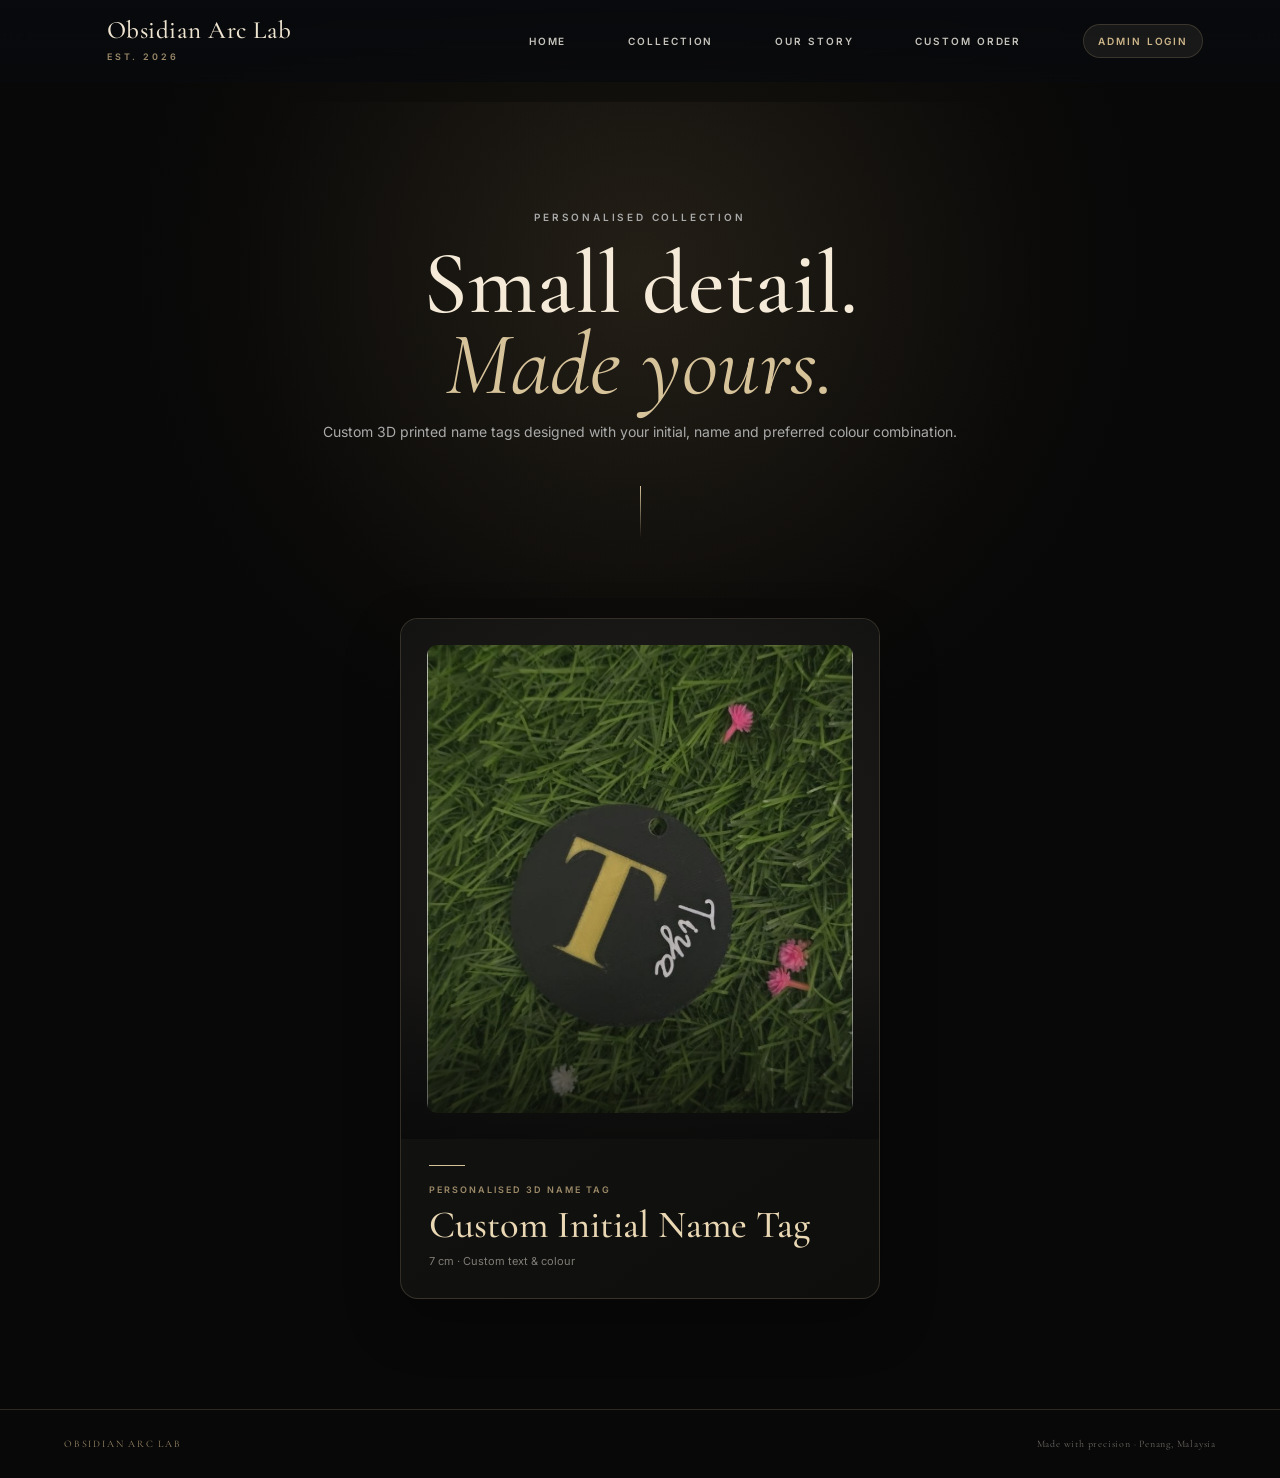
<file: keychains.html>
<!DOCTYPE html>
<html lang="en">
<head>
  <meta charset="UTF-8">
  <meta name="viewport" content="width=device-width, initial-scale=1.0">
  <meta name="description" content="Personalised 3D printed keychains and name tags by Obsidian Arc Lab.">
  <title>Keychains | Obsidian Arc Lab</title>
  <link rel="stylesheet" href="style.css">
  <link rel="stylesheet" href="statues.css">
  <link rel="stylesheet" href="keychains.css">
  <link rel="stylesheet" href="professional.css">
  <link href="https://fonts.googleapis.com/css2?family=Cormorant+Garamond:wght@400;500;600;700&family=Inter:wght@400;500;600&display=swap" rel="stylesheet">
  <link rel="stylesheet" href="contact-choice.css">
</head>

<body class="statues-page keychains-page">
  <header class="navbar">
    <a class="logo" href="index.html" aria-label="Obsidian Arc Lab home">
      Obsidian Arc Lab
      <span>EST. 2026</span>
    </a>

    <button class="mobile-nav-toggle" type="button" aria-label="Open menu" aria-expanded="false">
      <span></span><span></span><span></span>
    </button>

  <nav aria-label="Main navigation">
      <a href="index.html">HOME</a>
      <a href="collection.html">COLLECTION</a>
      <a href="atelier.html">OUR STORY</a>
      <a href="commission.html">CUSTOM ORDER</a>
      <a class="admin-link" href="admin-login.html">ADMIN LOGIN</a>
    </nav>
  </header>

  <main>
    <section class="statue-hero keychain-hero">
      <p class="statue-eyebrow">PERSONALISED COLLECTION</p>
      <h1>Small detail.<br><em>Made yours.</em></h1>
      <p class="statue-intro">Custom 3D printed name tags designed with your initial, name and preferred colour combination.</p>
    </section>

    <section class="statue-list keychain-list" aria-label="Keychain catalogue">
      <article class="statue-card keychain-card" tabindex="0" role="button" onclick="openProduct()" onkeydown="openWithKeyboard(event)">
        <div class="statue-card__image keychain-card__image">
          <img src="custom-initial-tag-t-clean.jpg" alt="Custom initial name tag with letter T and personalised name">
          <span class="statue-card__view">VIEW DETAILS <b>↗</b></span>
        </div>
        <div class="statue-card__body">
          <p>PERSONALISED 3D NAME TAG</p>
          <h2>Custom Initial Name Tag</h2>
          <span>7 cm · Custom text &amp; colour</span>
        </div>
      </article>
    </section>
  </main>

  <div id="productModal" class="statue-modal" role="dialog" aria-modal="true" aria-labelledby="productName" onclick="closeOnBackdrop(event)">
    <div class="statue-modal__box">
      <button class="statue-modal__close" type="button" onclick="closeProduct()" aria-label="Close product details">×</button>

      <div class="statue-modal__grid">
        <div class="statue-gallery">
          <div class="statue-gallery__main keychain-gallery__main">
            <img id="mainImg" src="custom-initial-tag-t-clean.jpg" alt="Custom initial name tag product view">
            <span id="viewLabel">T DESIGN</span>
          </div>

          <div id="angleRow" class="statue-gallery__thumbs keychain-thumbs" aria-label="Product image views">
            <button type="button" class="is-active" onclick="changeAngle(0)" aria-label="Show T design">
              <img src="custom-initial-tag-t-clean.jpg" alt="Custom initial name tag T design">
            </button>
            <button type="button" onclick="changeAngle(1)" aria-label="Show N design">
              <img src="custom-initial-tag-n-clean.jpg" alt="Custom initial name tag N design">
            </button>
          </div>
        </div>

        <div class="statue-details keychain-details">
          <p class="statue-eyebrow">OBSIDIAN ARC LAB</p>
          <h2 id="productName">Custom Initial Name Tag</h2>
          <p class="statue-details__desc">Personalised round tag with a bold initial, handwritten-style name and premium two-colour 3D printed finish.</p>

          <dl class="statue-specs">
            <div><dt>Size</dt><dd>7 cm</dd></div>
            <div><dt>Material</dt><dd>PLA</dd></div>
            <div><dt>Weight</dt><dd>Approx. 40 g</dd></div>
          </dl>

          <div class="keychain-custom-box">
            <p>MADE FOR YOU</p>
            <h3>Your text. Your colours.</h3>
            <span>Choose your initial, name and preferred colour combination. Share the details with us on WhatsApp.</span>
          </div>

          <button class="statue-whatsapp" type="button" onclick="askWhatsapp()">
            <span>ASK ON WHATSAPP</span><b>↗</b>
          </button>
        </div>
      </div>
    </div>
  </div>

  <footer class="statue-footer">
    <span>OBSIDIAN ARC LAB</span>
    <p>Made with precision · Penang, Malaysia</p>
  </footer>

  <script>
    const keychainImages = [
      { label: "T design", src: "custom-initial-tag-t-clean.jpg" },
      { label: "N design", src: "custom-initial-tag-n-clean.jpg" }
    ];

    function openWithKeyboard(event) {
      if (event.key === "Enter" || event.key === " ") {
        event.preventDefault();
        openProduct();
      }
    }

    function openProduct() {
      changeAngle(0);
      document.getElementById("productModal").classList.add("is-open");
      document.body.style.overflow = "hidden";
      document.querySelector(".statue-modal__close").focus();
    }

    function changeAngle(index) {
      const image = keychainImages[index];
      if (!image) return;

      const mainImage = document.getElementById("mainImg");
      mainImage.src = image.src;
      mainImage.alt = `Custom Initial Name Tag ${image.label}`;
      document.getElementById("viewLabel").textContent = image.label.toUpperCase();

      document.querySelectorAll("#angleRow button").forEach((button, buttonIndex) => {
        button.classList.toggle("is-active", buttonIndex === index);
      });
    }

    function closeProduct() {
      document.getElementById("productModal").classList.remove("is-open");
      document.body.style.overflow = "";
    }

    function closeOnBackdrop(event) {
      if (event.target.id === "productModal") closeProduct();
    }

    function askWhatsapp() {
      const message = "Hello Obsidian Arc Lab, I would like to enquire about the Custom Initial Name Tag. I would like to customise the initial, name and colour combination.";
      openWhatsAppChoice(message);
    }

    document.addEventListener("keydown", event => {
      if (event.key === "Escape") closeProduct();
    });
  </script>
  <script src="catalogue.js"></script>
  <script src="contact-choice.js"></script>
<script src="mobile-nav.js"></script>
</body>
</html>
</file>
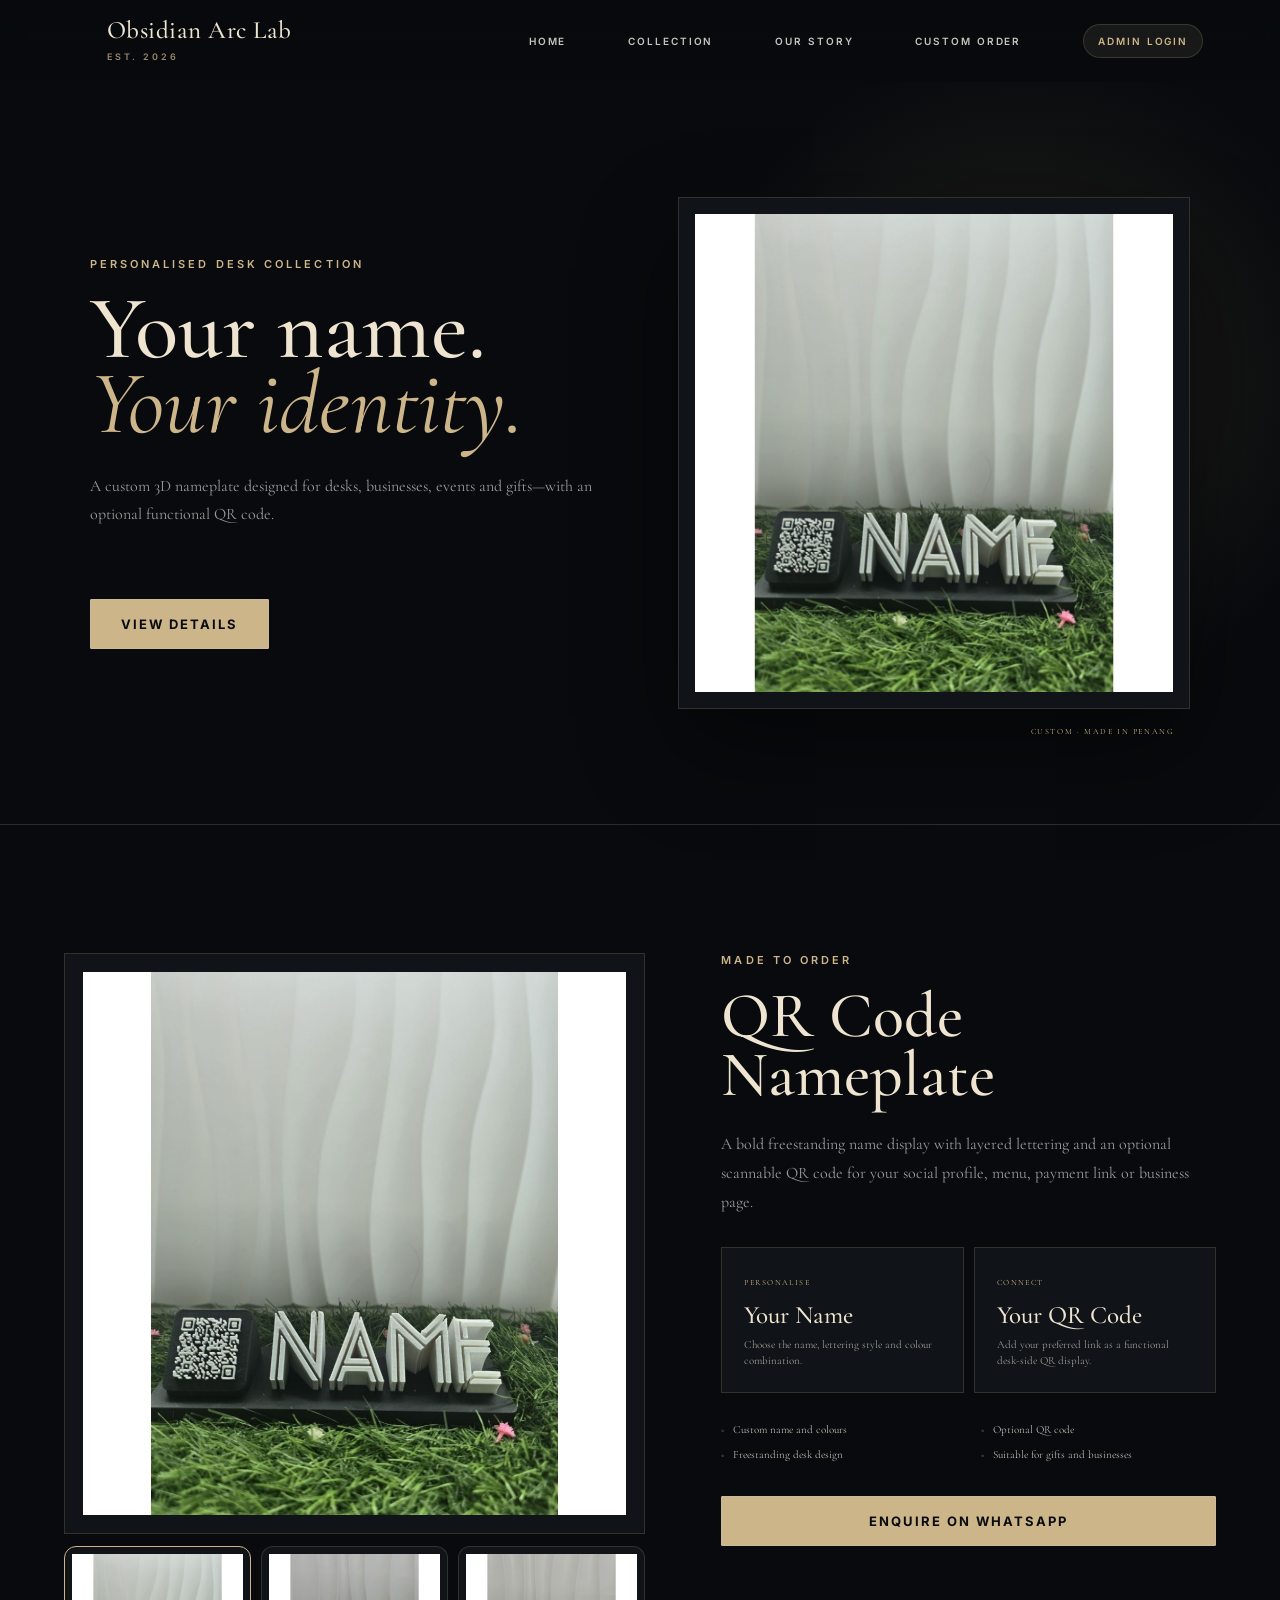
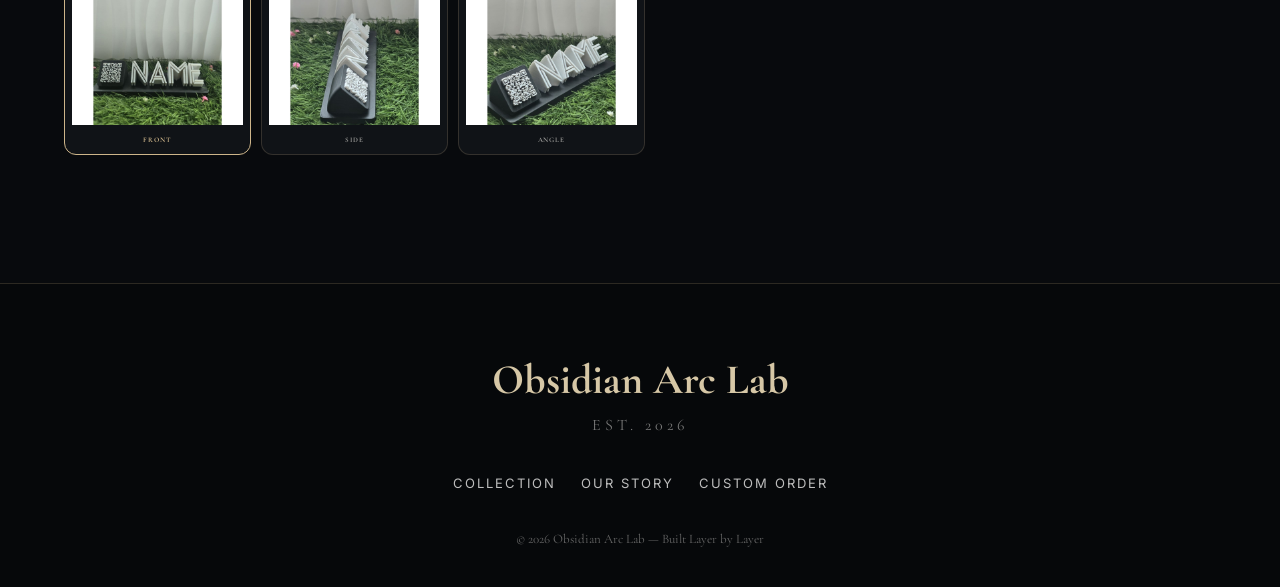
<file: nameplates.html>
<!DOCTYPE html>
<html lang="en">
<head><meta charset="UTF-8"><meta name="viewport" content="width=device-width, initial-scale=1.0"><meta name="description" content="Personalised 3D printed nameplates and QR code desk displays by Obsidian Arc Lab."><title>Personalised Nameplates | Obsidian Arc Lab</title><link rel="stylesheet" href="style.css"><link rel="stylesheet" href="professional.css"><link href="https://fonts.googleapis.com/css2?family=Cormorant+Garamond:wght@400;500;600;700&family=Inter:wght@400;500;600&display=swap" rel="stylesheet"><link rel="stylesheet" href="contact-choice.css">
</head>
<body class="photo-display-page">
  <header class="navbar"><a class="logo" href="index.html">Obsidian Arc Lab<span>EST. 2026</span></a><button class="mobile-nav-toggle" type="button" aria-label="Open menu" aria-expanded="false">
      <span></span><span></span><span></span>
    </button>

  <nav><a href="index.html">HOME</a><a href="collection.html">COLLECTION</a><a href="atelier.html">OUR STORY</a><a href="commission.html">CUSTOM ORDER</a><a class="admin-link" href="admin-login.html">ADMIN LOGIN</a></nav></header>
  <main>
    <section class="display-hero"><div class="display-hero__copy"><p class="small">PERSONALISED DESK COLLECTION</p><h1>Your name.<br><em>Your identity.</em></h1><p>A custom 3D nameplate designed for desks, businesses, events and gifts—with an optional functional QR code.</p><a class="btn" href="#nameplate-details">VIEW DETAILS</a></div><div class="display-hero__image"><img src="qr-nameplate-front.jpg" alt="Personalised nameplate with QR code"></div></section>
    <section id="nameplate-details" class="display-product"><div class="display-gallery"><div class="display-gallery__main"><img id="displayMainImage" src="qr-nameplate-front.jpg" alt="Custom nameplate front view"></div><div class="display-gallery__thumbs"><button class="is-active" type="button" onclick="changeDisplayImage(this,'qr-nameplate-front.jpg','Nameplate front view')"><img src="qr-nameplate-front.jpg" alt="Front view"><span>FRONT</span></button><button type="button" onclick="changeDisplayImage(this,'qr-nameplate-side.jpg','Nameplate side view')"><img src="qr-nameplate-side.jpg" alt="Side view"><span>SIDE</span></button><button type="button" onclick="changeDisplayImage(this,'qr-nameplate-angle.jpg','Nameplate angle view')"><img src="qr-nameplate-angle.jpg" alt="Angle view"><span>ANGLE</span></button></div></div>
      <div class="display-details"><p class="small">MADE TO ORDER</p><h2>QR Code Nameplate</h2><p class="display-lead">A bold freestanding name display with layered lettering and an optional scannable QR code for your social profile, menu, payment link or business page.</p><div class="display-options"><article><span>PERSONALISE</span><h3>Your Name</h3><p>Choose the name, lettering style and colour combination.</p></article><article><span>CONNECT</span><h3>Your QR Code</h3><p>Add your preferred link as a functional desk-side QR display.</p></article></div><ul class="display-features"><li>Custom name and colours</li><li>Optional QR code</li><li>Freestanding desk design</li><li>Suitable for gifts and businesses</li></ul><a class="btn display-whatsapp" target="_blank" rel="noopener" href="https://wa.me/60103855248?text=Hello%20Obsidian%20Arc%20Lab%2C%20I%20would%20like%20to%20order%20a%20personalised%20QR%20code%20nameplate.">ENQUIRE ON WHATSAPP</a></div>
    </section>
  </main>
  <footer class="footer"><div class="footer-logo"><h2>Obsidian Arc Lab</h2><p>EST. 2026</p></div><div class="footer-links"><a href="collection.html">COLLECTION</a><a href="atelier.html">OUR STORY</a><a href="commission.html">CUSTOM ORDER</a></div><div class="footer-copy">© 2026 Obsidian Arc Lab — Built Layer by Layer</div></footer>
  <script>function changeDisplayImage(button,src,alt){const image=document.getElementById('displayMainImage');image.src=src;image.alt=alt;document.querySelectorAll('.display-gallery__thumbs button').forEach(item=>item.classList.remove('is-active'));button.classList.add('is-active')}</script><script src="catalogue.js"></script>
<script src="contact-choice.js"></script>
<script src="mobile-nav.js"></script>
</body></html>
</file>
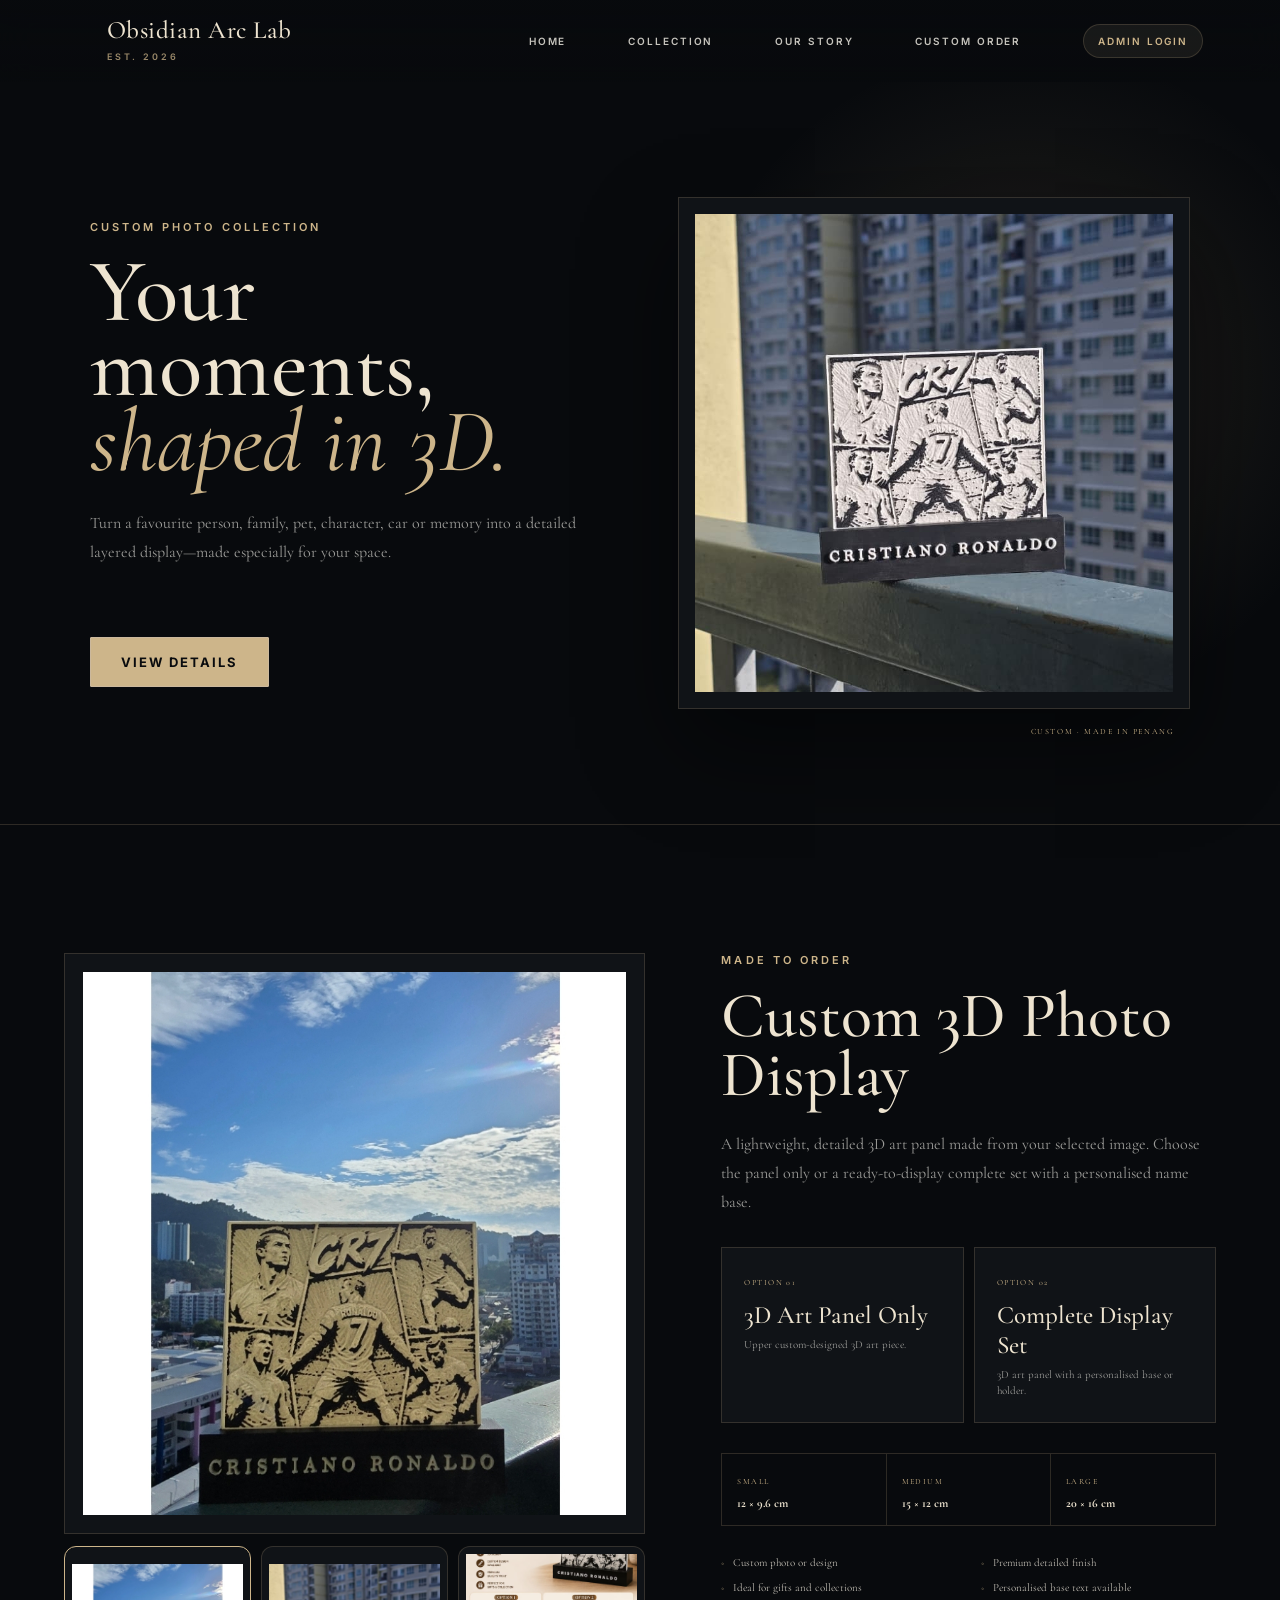
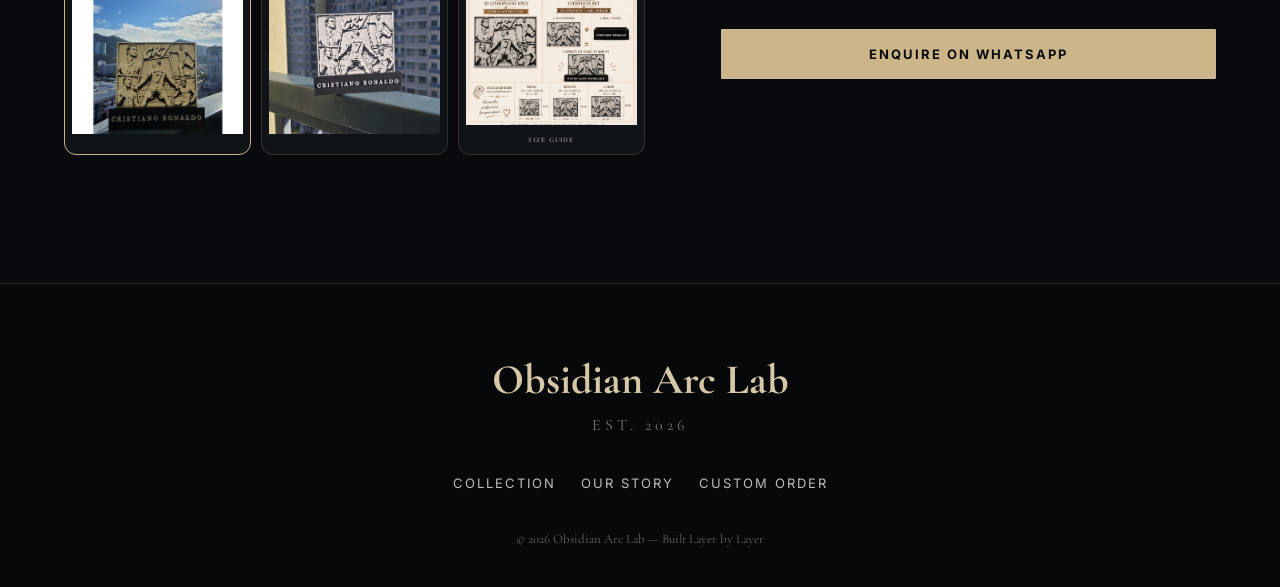
<file: photo-displays.html>
<!DOCTYPE html>
<html lang="en">
<head>
  <meta charset="UTF-8">
  <meta name="viewport" content="width=device-width, initial-scale=1.0">
  <meta name="description" content="Custom 3D layered photo displays by Obsidian Arc Lab, available with a personalised name base.">
  <title>Custom 3D Photo Displays | Obsidian Arc Lab</title>
  <link rel="stylesheet" href="style.css">
  <link rel="stylesheet" href="professional.css">
  <link href="https://fonts.googleapis.com/css2?family=Cormorant+Garamond:wght@400;500;600;700&family=Inter:wght@400;500;600&display=swap" rel="stylesheet">
<link rel="stylesheet" href="contact-choice.css">
</head>
<body class="photo-display-page">
  <header class="navbar">
    <a class="logo" href="index.html" aria-label="Obsidian Arc Lab home">Obsidian Arc Lab<span>EST. 2026</span></a>
    <button class="mobile-nav-toggle" type="button" aria-label="Open menu" aria-expanded="false">
      <span></span><span></span><span></span>
    </button>

  <nav aria-label="Main navigation"><a href="index.html">HOME</a><a href="collection.html">COLLECTION</a><a href="atelier.html">OUR STORY</a><a href="commission.html">CUSTOM ORDER</a><a class="admin-link" href="admin-login.html">ADMIN LOGIN</a></nav>
  </header>

  <main>
    <section class="display-hero">
      <div class="display-hero__copy">
        <p class="small">CUSTOM PHOTO COLLECTION</p>
        <h1>Your moments,<br><em>shaped in 3D.</em></h1>
        <p>Turn a favourite person, family, pet, character, car or memory into a detailed layered display—made especially for your space.</p>
        <a class="btn" href="#display-details">VIEW DETAILS</a>
      </div>
      <div class="display-hero__image"><img src="cr7-photo-display-white.jpg" alt="Cristiano Ronaldo custom 3D photo display"></div>
    </section>

    <section id="display-details" class="display-product">
      <div class="display-gallery">
        <div class="display-gallery__main"><img id="displayMainImage" src="cr7-photo-display-gold.jpg" alt="Custom 3D photo display product view"></div>
        <div class="display-gallery__thumbs">
          <button class="is-active" type="button" onclick="changeDisplayImage(this,'cr7-photo-display-gold.jpg','Custom 3D photo display view 1')"><img src="cr7-photo-display-gold.jpg" alt="Custom 3D photo display view 1"></button>
          <button type="button" onclick="changeDisplayImage(this,'cr7-photo-display-white.jpg','Custom 3D photo display view 2')"><img src="cr7-photo-display-white.jpg" alt="Custom 3D photo display view 2"></button>
          <button type="button" onclick="changeDisplayImage(this,'custom-photo-display-guide.jpg','Product options and size guide')"><img src="custom-photo-display-guide.jpg" alt="Options and size guide"><span>SIZE GUIDE</span></button>
        </div>
      </div>

      <div class="display-details">
        <p class="small">MADE TO ORDER</p>
        <h2>Custom 3D Photo Display</h2>
        <p class="display-lead">A lightweight, detailed 3D art panel made from your selected image. Choose the panel only or a ready-to-display complete set with a personalised name base.</p>

        <div class="display-options">
          <article><span>OPTION 01</span><h3>3D Art Panel Only</h3><p>Upper custom-designed 3D art piece.</p></article>
          <article><span>OPTION 02</span><h3>Complete Display Set</h3><p>3D art panel with a personalised base or holder.</p></article>
        </div>

        <div class="display-sizes">
          <div><span>SMALL</span><strong>12 × 9.6 cm</strong></div>
          <div><span>MEDIUM</span><strong>15 × 12 cm</strong></div>
          <div><span>LARGE</span><strong>20 × 16 cm</strong></div>
        </div>

        <ul class="display-features"><li>Custom photo or design</li><li>Premium detailed finish</li><li>Ideal for gifts and collections</li><li>Personalised base text available</li></ul>
        <a class="btn display-whatsapp" target="_blank" rel="noopener" href="https://wa.me/60103855248?text=Hello%20Obsidian%20Arc%20Lab%2C%20I%20would%20like%20to%20order%20a%20Custom%203D%20Photo%20Display.">ENQUIRE ON WHATSAPP</a>
      </div>
    </section>
  </main>

  <footer class="footer"><div class="footer-logo"><h2>Obsidian Arc Lab</h2><p>EST. 2026</p></div><div class="footer-links"><a href="collection.html">COLLECTION</a><a href="atelier.html">OUR STORY</a><a href="commission.html">CUSTOM ORDER</a></div><div class="footer-copy">© 2026 Obsidian Arc Lab — Built Layer by Layer</div></footer>
  <script>function changeDisplayImage(button,src,alt){document.getElementById('displayMainImage').src=src;document.getElementById('displayMainImage').alt=alt;document.querySelectorAll('.display-gallery__thumbs button').forEach(item=>item.classList.remove('is-active'));button.classList.add('is-active')}</script>
  <script src="catalogue.js"></script>
<script src="contact-choice.js"></script>
<script src="mobile-nav.js"></script>
</body>
</html>
</file>
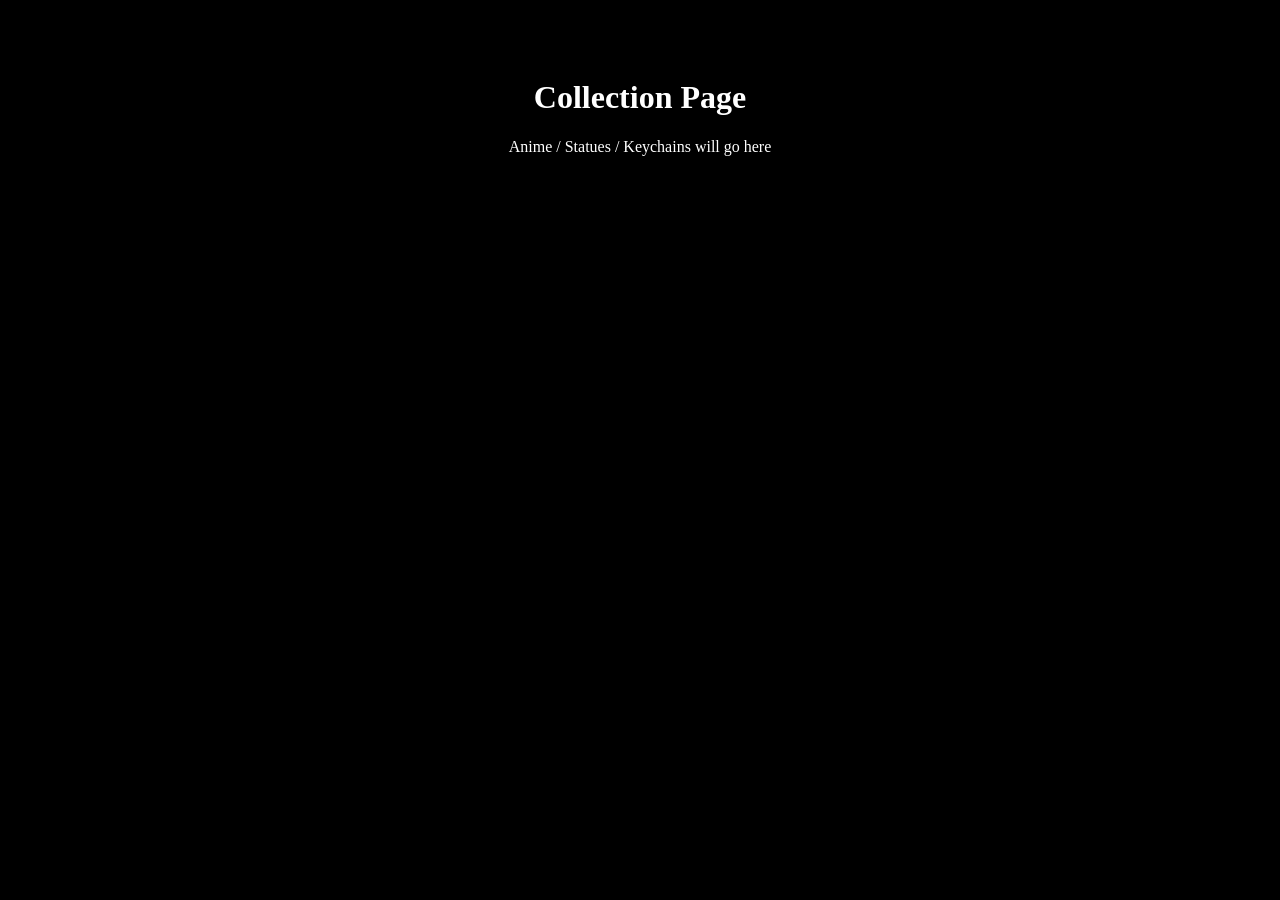
<file: shop.html>
<!DOCTYPE html>
<html>
<head>
<title>Collection</title>
</head>
<body style="background:black; color:white; text-align:center; padding:50px;">
  <h1>Collection Page</h1>
  <p>Anime / Statues / Keychains will go here</p>
</body>
</html>
</file>
<file: admin.css>
@import url('https://fonts.googleapis.com/css2?family=Cormorant+Garamond:wght@400;500;600;700&family=Inter:wght@400;500;600&display=swap');
:root{--gold:#cbb89d;--gold2:#e1d4bd;--ink:#f5f0e8;--muted:#9f998f;--line:rgba(203,184,157,.18);--panel:#111;--panel2:#171511;--black:#090909}*{box-sizing:border-box}body{margin:0;background:var(--black);color:var(--ink);font-family:Inter,Arial,sans-serif}.login-page{min-height:100vh;display:grid;place-items:center;padding:24px;background:radial-gradient(circle at 75% 18%,rgba(203,184,157,.16),transparent 32%),linear-gradient(135deg,#050505,#0d0c0a 55%,#15120e)}.login-page:before{content:"";position:fixed;inset:0;background:linear-gradient(90deg,transparent 49.8%,rgba(203,184,157,.04) 50%,transparent 50.2%);pointer-events:none}.login-card{width:min(450px,100%);position:relative;background:rgba(15,14,12,.94);border:1px solid rgba(203,184,157,.32);border-radius:2px;padding:44px;box-shadow:0 30px 90px #000,inset 0 1px rgba(255,255,255,.03)}.login-card:after{content:"";position:absolute;inset:8px;border:1px solid rgba(203,184,157,.08);pointer-events:none}.back{position:relative;z-index:1;text-decoration:none;color:var(--muted);font-size:11px;letter-spacing:1px}.back:hover{color:var(--gold)}.login-card>.eyebrow{margin-top:30px}.admin-logo{width:58px;height:58px;display:grid;place-items:center;margin:30px 0 20px;border:1px solid var(--gold);color:var(--gold2);font-family:'Cormorant Garamond',serif;font-size:22px;font-weight:700;transform:rotate(45deg)}.admin-logo::first-line{transform:rotate(-45deg)}.eyebrow{font-size:9px;letter-spacing:4px;color:var(--gold);font-weight:600}.login-card h1,.admin-main h1{font-family:'Cormorant Garamond',serif;font-weight:500}.login-card h1{margin:8px 0;font-size:38px;letter-spacing:.3px}.muted{color:var(--muted);font-size:12px;line-height:1.7}.login-card form{display:grid;gap:18px;margin-top:28px}.login-card label{display:grid;gap:9px;color:var(--gold2);font-size:9px;letter-spacing:1.5px;text-transform:uppercase}.login-card input,.grid input,.grid select{width:100%;border:1px solid var(--line);border-radius:2px;padding:13px;background:#0b0b0a;color:var(--ink);outline:none}.login-card input:focus,.grid input:focus,.grid select:focus{border-color:var(--gold);box-shadow:0 0 0 2px rgba(203,184,157,.08)}.login-card button,.grid button{border:1px solid var(--gold);border-radius:2px;padding:13px;background:var(--gold);color:#090909;font-weight:700;letter-spacing:1.5px;transition:.25s}.login-card button:hover,.grid button:hover{background:transparent;color:var(--gold)}.error{color:#e38d95;font-size:11px;min-height:13px;margin:0}.warning{display:block;text-align:center;color:#6f6a62;font-size:9px;margin-top:22px}.admin-shell{min-height:100vh;display:grid;grid-template-columns:250px 1fr}.admin-shell aside{position:fixed;width:250px;inset:0 auto 0 0;background:#070707;color:#fff;padding:30px 18px;display:flex;flex-direction:column;border-right:1px solid var(--line)}.side-brand{display:flex;align-items:center;gap:14px;margin:0 8px 40px}.side-brand>b{width:44px;height:44px;display:grid;place-items:center;border:1px solid var(--gold);color:var(--gold);font-family:'Cormorant Garamond',serif;font-size:18px}.side-brand p{color:var(--gold2);font-family:'Cormorant Garamond',serif;font-size:16px;font-weight:600;letter-spacing:1.5px}.side-brand span{display:block;color:#716c64;font-family:Inter,sans-serif;font-size:7px;letter-spacing:2.5px;margin-top:5px}.admin-shell nav{display:grid;gap:5px}.admin-shell nav button,.logout{border:0;background:transparent;color:#807a72;text-align:left;padding:13px 15px;border-radius:2px;font-size:11px;letter-spacing:1.5px;text-transform:uppercase;transition:.25s}.admin-shell nav button:hover,.admin-shell nav button.active{color:var(--gold2);background:rgba(203,184,157,.08);box-shadow:inset 2px 0 var(--gold)}.logout{margin-top:auto;border-top:1px solid var(--line)}.logout:hover{color:var(--gold)}.admin-main{grid-column:2;padding:42px 48px;background:radial-gradient(circle at 90% 0,rgba(203,184,157,.06),transparent 30%),#0b0b0b;min-height:100vh}.admin-main>header{display:flex;justify-content:space-between;align-items:center;margin-bottom:30px;padding-bottom:22px;border-bottom:1px solid var(--line)}.admin-main h1{font-size:36px;margin:6px 0;color:var(--gold2)}.outline{border:1px solid var(--gold);border-radius:2px;background:transparent;color:var(--gold);padding:11px 17px;font-size:10px;font-weight:600;letter-spacing:1.5px;text-transform:uppercase}.outline:hover{background:var(--gold);color:#090909}.page{display:none}.page.active{display:block}.stats{display:grid;grid-template-columns:repeat(4,1fr);gap:16px;margin-bottom:20px}.stats article,.panel{background:linear-gradient(145deg,#121110,#0e0e0d);border:1px solid var(--line);border-radius:3px;padding:21px}.stats article{position:relative;overflow:hidden}.stats article:after{content:"";position:absolute;left:0;right:0;bottom:0;height:2px;background:linear-gradient(90deg,transparent,var(--gold),transparent)}.stats span{display:block;color:#8e877d;font-size:9px;letter-spacing:1.5px;text-transform:uppercase}.stats strong{display:block;color:var(--gold2);font-family:'Cormorant Garamond',serif;font-size:28px;font-weight:500;margin-top:14px}.panel{margin-bottom:19px;overflow:auto}.panel h2{color:var(--gold2);font-family:'Cormorant Garamond',serif;font-size:21px;font-weight:500;margin:0 0 19px}.grid{display:grid;grid-template-columns:repeat(3,1fr);gap:12px}.grid button{cursor:pointer}.grid select option{background:#111;color:#fff}.data-table{width:100%;border-collapse:collapse;font-size:11px}.data-table th,.data-table td{padding:13px;border-bottom:1px solid rgba(203,184,157,.1);text-align:left;white-space:nowrap}.data-table th{color:#837c72;font-size:8px;letter-spacing:1.5px;text-transform:uppercase}.data-table td{color:#c8c1b6}.data-table tbody tr:hover{background:rgba(203,184,157,.035)}.badge{display:inline-block;padding:5px 9px;border-radius:20px;font-size:8px;font-weight:bold;letter-spacing:.5px}.badge.pending{background:#34251c;color:#e6aa7b}.badge.in-progress{background:#18273b;color:#79a8e6}.badge.completed{background:#173126;color:#77c69f}.empty{color:#756f67;text-align:center;padding:38px;font-family:'Cormorant Garamond',serif;font-size:17px}.delete{border:1px solid #5f3035;background:transparent;color:#d17b84;border-radius:2px;padding:5px 8px}.delete:hover{background:#5f3035;color:#fff}.money{text-align:right!important;color:var(--gold2)!important}@media(max-width:950px){.stats{grid-template-columns:1fr 1fr}.grid{grid-template-columns:1fr 1fr}.admin-main{padding:32px 25px}}@media(max-width:680px){.login-card{padding:35px 27px}.admin-shell{display:block}.admin-shell aside{position:static;width:100%;padding:15px}.side-brand{margin-bottom:14px}.admin-shell nav{grid-template-columns:repeat(4,1fr)}.admin-shell nav button{text-align:center;padding:10px 3px;font-size:8px}.logout{position:absolute;right:15px;top:18px;border:0}.admin-main{padding:25px 15px}.admin-main>header{align-items:flex-start}.admin-main h1{font-size:29px}.stats{grid-template-columns:1fr 1fr}.grid{grid-template-columns:1fr}}
</file>
<file: admin-interesting.css>
.date-line{color:#6f6961;font-size:10px;letter-spacing:1px;margin:0}.side-quote{margin-top:auto;margin-bottom:18px;padding:16px 14px;border:1px solid var(--line);background:linear-gradient(145deg,rgba(203,184,157,.07),transparent)}.side-quote span{color:var(--gold);font-size:7px;letter-spacing:2px}.side-quote p{color:#817a70;font-family:'Cormorant Garamond',serif;font-size:15px;line-height:1.3;margin:8px 0 0}.logout{margin-top:0!important}.welcome-banner{min-height:185px;margin-bottom:18px;padding:34px 38px;display:flex;align-items:center;justify-content:space-between;overflow:hidden;position:relative;border:1px solid rgba(203,184,157,.28);background:radial-gradient(circle at 85% 50%,rgba(203,184,157,.18),transparent 28%),linear-gradient(120deg,#15120f,#0e0d0c 70%)}.welcome-banner:before{content:"";position:absolute;inset:8px;border:1px solid rgba(203,184,157,.07);pointer-events:none}.welcome-banner h2,.section-intro h2{font-family:'Cormorant Garamond',serif;color:var(--gold2);font-size:32px;font-weight:500;margin:7px 0}.welcome-banner>div>p:last-child{max-width:550px;color:#8f887e;font-size:11px;line-height:1.7}.banner-orbit{width:110px;height:110px;display:grid;place-items:center;border:1px solid rgba(203,184,157,.25);border-radius:50%;position:relative;margin-right:28px}.banner-orbit:before,.banner-orbit:after{content:"";position:absolute;border:1px solid rgba(203,184,157,.12);border-radius:50%}.banner-orbit:before{inset:12px}.banner-orbit:after{inset:-15px}.banner-orbit span{width:62px;height:62px;display:grid;place-items:center;border:1px solid var(--gold);background:#0c0b0a;color:var(--gold);font-family:'Cormorant Garamond',serif;font-size:22px;transform:rotate(45deg)}.stats article{min-height:142px}.stats article .stat-icon{position:absolute;right:16px;top:15px;width:34px;height:34px;display:grid;place-items:center;border:1px solid currentColor;font-size:9px}.stat-icon.gold{color:#cbb89d;background:#2b261f}.stat-icon.rose{color:#d38a92;background:#2e1c20}.stat-icon.green{color:#74b997;background:#17291f}.stat-icon.blue{color:#7aa8df;background:#172438}.stats small{display:block;color:#6f6961;font-size:8px;margin-top:5px}.status-strip{display:grid;grid-template-columns:repeat(4,1fr);gap:12px;margin-bottom:18px}.status-strip article{display:flex;align-items:center;gap:12px;padding:15px 17px;border:1px solid var(--line);background:#0f0e0d}.status-strip i{width:9px;height:9px;border-radius:50%;box-shadow:0 0 12px currentColor}.status-strip div{display:flex;align-items:center;justify-content:space-between;flex:1}.status-strip span{color:#898279;font-size:9px;letter-spacing:1px;text-transform:uppercase}.status-strip strong{font-family:'Cormorant Garamond',serif;font-size:23px}.status-strip .pending{color:#d28b55}.status-strip .progress{color:#6f9ed8}.status-strip .done{color:#65ae88}.status-strip .total{color:var(--gold)}.dashboard-grid{display:grid;grid-template-columns:1.6fr 1fr;gap:18px}.panel-title{display:flex;align-items:flex-start;justify-content:space-between;margin-bottom:18px}.panel-title h2{margin:3px 0 0}.panel-title>span{color:#655f57;font-size:8px;letter-spacing:1px}.chart-legend{display:flex;gap:18px;color:#817a71;font-size:9px;margin-bottom:18px}.chart-legend i{display:inline-block;width:7px;height:7px;border-radius:50%;margin-right:6px}.sales-dot{background:var(--gold)}.expense-dot{background:#9c5d65}.bar-chart{display:grid;gap:18px}.chart-track{height:17px;background:#080808;border:1px solid rgba(203,184,157,.08);overflow:hidden}.chart-bar{height:100%;width:0;transition:width .8s ease}.sales-bar{background:linear-gradient(90deg,#75654f,var(--gold2))}.expense-bar{background:linear-gradient(90deg,#592f35,#b56d77)}.chart-values{display:flex;justify-content:space-between;margin-top:12px;color:#a69e93;font-family:'Cormorant Garamond',serif;font-size:16px}.quick-actions{display:grid;gap:9px}.quick-actions button{display:flex;align-items:center;gap:12px;text-align:left;padding:12px;border:1px solid rgba(203,184,157,.12);background:#0a0a09;color:var(--gold2);cursor:pointer;transition:.2s}.quick-actions button:hover{border-color:var(--gold);transform:translateX(3px)}.quick-actions i{width:32px;height:32px;display:grid;place-items:center;background:rgba(203,184,157,.09);color:var(--gold);font-style:normal}.quick-actions span{font-size:10px;letter-spacing:.6px}.quick-actions small{display:block;color:#655f57;font-size:8px;margin-top:4px}.text-button{border:0;background:transparent;color:var(--gold);font-size:9px;letter-spacing:1px;cursor:pointer}.section-intro{display:flex;justify-content:space-between;align-items:flex-end;margin-bottom:18px;padding:5px 2px 18px;border-bottom:1px solid var(--line)}.section-intro span{color:#746d64;font-size:9px;letter-spacing:1px}@media(max-width:1050px){.dashboard-grid{grid-template-columns:1fr}.status-strip{grid-template-columns:1fr 1fr}}@media(max-width:680px){.side-quote{display:none}.welcome-banner{padding:25px 22px;min-height:150px}.welcome-banner h2{font-size:26px}.banner-orbit{display:none}.status-strip{grid-template-columns:1fr 1fr}.section-intro span{display:none}}

/* ===== Mobile admin polish ===== */
@media(max-width:680px){
  html,body{max-width:100%;overflow-x:hidden}
  body{background:#0b0b0b}

  .admin-shell{display:block;min-height:100vh}
  .admin-shell aside{
    position:sticky;top:0;z-index:1000;width:100%;height:auto;inset:auto;
    display:grid;grid-template-columns:1fr auto;align-items:center;
    padding:10px 12px 8px;background:rgba(7,7,7,.98);
    border-right:0;border-bottom:1px solid var(--line);
    box-shadow:0 8px 25px rgba(0,0,0,.35)
  }
  .side-brand{grid-column:1;margin:0;min-width:0}
  .side-brand p{margin:0;font-size:13px;line-height:1.05;letter-spacing:1.2px;white-space:nowrap}
  .side-brand span{font-size:6px;letter-spacing:1.8px;margin-top:4px}
  .side-quote{display:none!important}
  .logout{
    grid-column:2;position:static!important;margin:0!important;padding:8px 10px!important;
    border:1px solid rgba(203,184,157,.22)!important;border-radius:2px!important;
    font-size:8px!important;white-space:nowrap
  }
  .admin-shell nav{
    grid-column:1/-1;display:flex!important;gap:6px;margin-top:9px;padding-bottom:2px;
    overflow-x:auto;overscroll-behavior-inline:contain;scrollbar-width:none;-webkit-overflow-scrolling:touch
  }
  .admin-shell nav::-webkit-scrollbar{display:none}
  .admin-shell nav button{
    flex:0 0 auto;min-width:96px;padding:10px 11px!important;text-align:center!important;
    border:1px solid rgba(203,184,157,.10)!important;border-radius:2px!important;
    background:#0d0c0b!important;font-size:8px!important;line-height:1.2;white-space:nowrap;
    box-shadow:none!important
  }
  .admin-shell nav button.active{border-color:rgba(203,184,157,.42)!important;background:rgba(203,184,157,.10)!important;color:var(--gold2)!important}

  .admin-main{grid-column:auto;padding:18px 12px 40px;min-width:0}
  .admin-main>header{
    display:grid;grid-template-columns:1fr;gap:13px;align-items:start;
    margin-bottom:18px;padding-bottom:16px
  }
  .admin-main h1{font-size:29px;line-height:1.05;margin:4px 0}
  .date-line{font-size:9px}
  .header-actions{display:grid!important;grid-template-columns:1fr 1fr;gap:8px;width:100%;justify-content:stretch!important}
  .sync-status{grid-column:1/-1;width:100%!important;padding:8px 10px;border:1px solid rgba(119,198,159,.14);background:rgba(119,198,159,.04);font-size:7px;line-height:1.4}
  .sync-status.sync-error{border-color:rgba(227,141,149,.18);background:rgba(227,141,149,.04)}
  .outline{width:100%;min-height:42px;padding:10px 9px;font-size:8px;letter-spacing:1px}

  .welcome-banner{min-height:auto!important;margin-bottom:12px;padding:20px 17px!important}
  .welcome-banner h2{font-size:26px!important;line-height:1.05;margin:5px 0}
  .welcome-banner>div>p:last-child{font-size:10px;line-height:1.55;margin-bottom:0}
  .banner-orbit{display:none!important}

  .stats{grid-template-columns:repeat(2,minmax(0,1fr))!important;gap:9px;margin-bottom:12px}
  .stats article{min-height:116px!important;padding:16px 14px!important}
  .stats article .stat-icon{right:11px;top:11px;width:28px;height:28px;font-size:8px}
  .stats span{padding-right:30px;font-size:7px;line-height:1.35;letter-spacing:1px}
  .stats strong{font-size:22px;margin-top:12px;overflow-wrap:anywhere}
  .stats small{font-size:7px;line-height:1.35}
  .company-balance-card{padding-bottom:43px!important}
  .stat-edit{left:14px;bottom:13px;font-size:7px}

  .status-strip{grid-template-columns:repeat(2,minmax(0,1fr))!important;gap:8px;margin-bottom:12px}
  .status-strip article{padding:12px 13px;gap:9px}
  .status-strip span{font-size:7px;letter-spacing:.8px}
  .status-strip strong{font-size:20px}

  .dashboard-grid{grid-template-columns:1fr;gap:12px}
  .panel{margin-bottom:12px;padding:15px!important;overflow:visible}
  .panel-title{gap:10px;margin-bottom:13px}
  .panel-title h2,.panel h2{font-size:22px;line-height:1.05;margin-bottom:10px}
  .panel-title>span{display:none}
  .chart-values{font-size:14px}
  .quick-actions button{min-height:50px;padding:10px}

  .section-intro{display:block;margin-bottom:12px;padding:3px 1px 13px}
  .section-intro h2{font-size:27px!important;line-height:1.05;margin:5px 0}
  .section-intro span{display:none!important}
  .price-subtitle{font-size:9px;line-height:1.55}

  .pricing-summary,.work-summary,.inventory-summary{grid-template-columns:repeat(2,minmax(0,1fr))!important;gap:8px;margin-bottom:12px}
  .pricing-summary article{padding:14px 13px;min-height:82px}
  .pricing-summary article:after{left:13px;right:13px}
  .pricing-summary span{font-size:7px;line-height:1.35}
  .pricing-summary strong{font-size:21px;margin-top:7px;overflow-wrap:anywhere}

  .grid,.price-grid,.calculator-grid{grid-template-columns:1fr!important;gap:11px}
  .price-grid .price-notes,.work-notes,.wide-field{grid-column:auto!important}
  .grid label,.price-grid label,.calculator-grid label{font-size:8px;line-height:1.35}
  .grid input,.grid select,.price-grid input,.price-grid select,.calculator-grid input,
  .order-date-field input,.order-source-field select,.order-source-field input{
    min-height:46px;font-size:16px!important;padding:11px 12px
  }
  .price-grid button,.grid button,.calculator-apply{min-height:46px;font-size:9px}
  .live-profit{justify-content:space-between;gap:10px}
  .live-profit span{font-size:7px;line-height:1.4}
  .live-profit strong{font-size:22px}
  .calculator-results{grid-template-columns:repeat(2,minmax(0,1fr))!important;gap:8px;margin:13px 0}
  .calculator-results article{padding:12px}
  .calculator-results strong{font-size:19px}

  /* Turn wide desktop tables into readable phone cards. */
  .data-table,.data-table tbody,.data-table tr,.data-table td{display:block;width:100%}
  .data-table{border-collapse:separate;font-size:10px}
  .data-table thead{display:none}
  .data-table tbody{display:grid;gap:11px}
  .data-table tr{
    padding:4px 12px 10px;border:1px solid rgba(203,184,157,.18);
    background:linear-gradient(145deg,#11100f,#0b0b0a);border-radius:3px
  }
  .data-table td{
    display:grid;grid-template-columns:minmax(88px,34%) minmax(0,1fr);gap:10px;align-items:start;
    min-height:35px;padding:10px 0!important;border-bottom:1px solid rgba(203,184,157,.08)!important;
    white-space:normal!important;text-align:left!important;color:#d0c9be;overflow-wrap:anywhere
  }
  .data-table td::before{
    content:attr(data-label);color:#776f65;font-size:7px;font-weight:600;line-height:1.45;
    letter-spacing:1px;text-transform:uppercase;padding-top:2px
  }
  .data-table td:last-child{display:block;border-bottom:0!important;padding:11px 0 0!important}
  .data-table td:last-child::before{content:none}
  .data-table td small{font-size:8px;line-height:1.45;margin-top:4px;white-space:normal}
  .data-table .money{text-align:left!important;color:var(--gold2)!important}
  .record-actions{display:grid;grid-template-columns:repeat(3,minmax(0,1fr));gap:7px;width:100%}
  .record-actions button,.cancel-edit{min-height:40px;padding:8px 7px;font-size:7px}
  .record-actions .edit:first-child:nth-last-child(2),.record-actions .delete:last-child:nth-child(2){grid-column:auto}
  .work-category{max-width:100%;white-space:normal;line-height:1.35}
  .badge,.payment-badge,.priority-badge,.stock-type,.stock-alert,.stock-ok{font-size:7px;line-height:1.2}
  .empty{padding:28px 10px;font-size:16px}

  .balance-modal{padding:12px;align-items:end}
  .balance-modal-card{width:100%;padding:25px 18px 20px;max-height:90vh;overflow:auto;border-radius:4px 4px 0 0}
  .balance-modal-card h2{font-size:27px}
  .balance-modal input{min-height:46px;font-size:16px}
}

@media(max-width:360px){
  .stats,.pricing-summary,.work-summary,.inventory-summary,.status-strip,.calculator-results{grid-template-columns:1fr!important}
  .header-actions{grid-template-columns:1fr}
  .sync-status{grid-column:1}
  .admin-shell nav button{min-width:90px}
}

/* ===== Fully responsive admin layout: desktop, laptop, tablet and phone ===== */
html{min-width:0}
body{min-width:0;overflow-x:hidden}
.admin-shell,.admin-main,.page,.panel,.stats,.status-strip,.dashboard-grid,.grid,.price-grid,.calculator-grid{min-width:0}
.admin-main{width:100%;padding:clamp(28px,3.2vw,52px)}
.admin-main>header,.admin-main>.page{width:min(100%,1600px);margin-left:auto;margin-right:auto}
.admin-main>header{gap:20px}
.header-actions{display:flex;align-items:center;justify-content:flex-end;gap:9px;flex-wrap:wrap;min-width:0}
.sync-status{max-width:100%;overflow-wrap:anywhere}
.panel,.stats article,.status-strip article,.quick-actions button{max-width:100%}
input,select,textarea,button{max-width:100%}
.data-table td,.data-table th{overflow-wrap:anywhere}

/* Comfortable laptop sizes */
@media (min-width:1101px) and (max-width:1350px){
  .admin-shell{grid-template-columns:220px minmax(0,1fr)}
  .admin-shell aside{width:220px;padding:26px 14px}
  .side-brand{margin:0 6px 30px}
  .side-brand p{font-size:14px}
  .admin-shell nav button,.logout{padding:12px 12px;font-size:9px;letter-spacing:1.15px}
  .admin-main{grid-column:2;padding:30px clamp(24px,2.8vw,38px)}
  .admin-main h1{font-size:34px}
  .stats{grid-template-columns:repeat(4,minmax(0,1fr));gap:12px}
  .stats article{padding:18px;min-height:132px}
  .stats strong{font-size:25px}
  .dashboard-grid{gap:14px}
  .grid{grid-template-columns:repeat(2,minmax(0,1fr))}
}

/* Tablet + small-laptop: move sidebar to a clean top navigation */
@media (max-width:1100px){
  html,body{max-width:100%;overflow-x:hidden}
  .admin-shell{display:block;min-height:100vh}
  .admin-shell aside{
    position:sticky;top:0;z-index:1000;width:100%;height:auto;inset:auto;
    display:grid;grid-template-columns:minmax(0,1fr) auto;align-items:center;
    padding:10px clamp(14px,2.2vw,24px) 9px;background:rgba(7,7,7,.985);
    border-right:0;border-bottom:1px solid var(--line);box-shadow:0 8px 24px rgba(0,0,0,.28)
  }
  .side-brand{grid-column:1;margin:0;min-width:0}
  .side-brand p{margin:0;font-size:clamp(13px,1.8vw,16px);line-height:1.05;letter-spacing:1.2px;white-space:nowrap}
  .side-brand span{font-size:6px;letter-spacing:1.8px;margin-top:4px}
  .side-quote{display:none!important}
  .logout{
    grid-column:2;position:static!important;margin:0!important;padding:9px 12px!important;
    border:1px solid rgba(203,184,157,.22)!important;border-radius:2px!important;
    font-size:8px!important;white-space:nowrap
  }
  .admin-shell nav{
    grid-column:1/-1;display:grid!important;grid-template-columns:repeat(6,minmax(0,1fr));
    gap:6px;margin-top:9px
  }
  .admin-shell nav button{
    min-width:0;padding:10px 6px!important;text-align:center!important;
    border:1px solid rgba(203,184,157,.10)!important;border-radius:2px!important;
    background:#0d0c0b!important;font-size:7.5px!important;line-height:1.25;white-space:nowrap;
    box-shadow:none!important;overflow:hidden;text-overflow:ellipsis
  }
  .admin-shell nav button.active{border-color:rgba(203,184,157,.42)!important;background:rgba(203,184,157,.10)!important;color:var(--gold2)!important}
  .admin-main{grid-column:auto;padding:clamp(22px,3vw,32px) clamp(16px,3vw,28px) 44px}
  .admin-main>header{align-items:flex-start;gap:16px;margin-bottom:22px}
  .admin-main h1{font-size:clamp(30px,4vw,36px)}
  .stats{grid-template-columns:repeat(2,minmax(0,1fr));gap:12px}
  .status-strip{grid-template-columns:repeat(4,minmax(0,1fr));gap:8px}
  .dashboard-grid{grid-template-columns:1fr;gap:14px}
  .grid,.price-grid,.calculator-grid{grid-template-columns:repeat(2,minmax(0,1fr));gap:12px}
  .panel{padding:18px}
  .section-intro{gap:16px}
}

/* Portrait tablet and large phones */
@media (max-width:820px){
  .admin-shell nav{grid-template-columns:repeat(3,minmax(0,1fr));gap:6px}
  .admin-shell nav button{font-size:8px!important;padding:9px 6px!important}
  .admin-main>header{display:grid;grid-template-columns:1fr;gap:13px}
  .header-actions{display:grid!important;grid-template-columns:1fr 1fr;gap:8px;width:100%;justify-content:stretch!important}
  .sync-status{grid-column:1/-1;width:100%!important;padding:8px 10px;border:1px solid rgba(119,198,159,.14);background:rgba(119,198,159,.04);font-size:8px;line-height:1.4}
  .sync-status.sync-error{border-color:rgba(227,141,149,.18);background:rgba(227,141,149,.04)}
  .outline{width:100%;min-height:42px;padding:10px 9px;font-size:8px;letter-spacing:1px}
  .status-strip{grid-template-columns:repeat(2,minmax(0,1fr))}
  .section-intro{display:block}
  .section-intro>span{display:none!important}

  /* Readable card records instead of squeezed tables */
  .data-table,.data-table tbody,.data-table tr,.data-table td{display:block;width:100%}
  .data-table{border-collapse:separate;font-size:10px}
  .data-table thead{display:none}
  .data-table tbody{display:grid;gap:11px}
  .data-table tr{padding:4px 12px 10px;border:1px solid rgba(203,184,157,.18);background:linear-gradient(145deg,#11100f,#0b0b0a);border-radius:3px}
  .data-table td{
    display:grid;grid-template-columns:minmax(95px,34%) minmax(0,1fr);gap:10px;align-items:start;
    min-height:35px;padding:10px 0!important;border-bottom:1px solid rgba(203,184,157,.08)!important;
    white-space:normal!important;text-align:left!important;color:#d0c9be;overflow-wrap:anywhere
  }
  .data-table td::before{content:attr(data-label);color:#776f65;font-size:7px;font-weight:600;line-height:1.45;letter-spacing:1px;text-transform:uppercase;padding-top:2px}
  .data-table td:last-child{display:block;border-bottom:0!important;padding:11px 0 0!important}
  .data-table td:last-child::before{content:none}
  .data-table td small{font-size:8px;line-height:1.45;margin-top:4px;white-space:normal}
  .data-table .money{text-align:left!important;color:var(--gold2)!important}
  .record-actions{display:grid;grid-template-columns:repeat(3,minmax(0,1fr));gap:7px;width:100%}
  .record-actions button,.cancel-edit{min-height:40px;padding:8px 7px;font-size:7px}
}

/* Phones */
@media (max-width:620px){
  .admin-shell aside{padding:10px 12px 9px}
  .side-brand p{font-size:13px}
  .admin-shell nav{grid-template-columns:repeat(3,minmax(0,1fr));margin-top:8px}
  .admin-shell nav button{min-height:37px;padding:8px 4px!important;font-size:7.5px!important;letter-spacing:.55px!important}
  .logout{padding:8px 9px!important;font-size:7px!important}
  .admin-main{padding:18px 12px 36px}
  .admin-main h1{font-size:29px;line-height:1.05;margin:4px 0}
  .date-line{font-size:8px}
  .welcome-banner{min-height:auto!important;margin-bottom:12px;padding:20px 17px!important}
  .welcome-banner h2{font-size:26px!important;line-height:1.05;margin:5px 0}
  .welcome-banner>div>p:last-child{font-size:10px;line-height:1.55;margin-bottom:0}
  .banner-orbit{display:none!important}
  .stats{grid-template-columns:repeat(2,minmax(0,1fr))!important;gap:9px;margin-bottom:12px}
  .stats article{min-height:116px!important;padding:16px 14px!important}
  .stats article .stat-icon{right:11px;top:11px;width:28px;height:28px;font-size:8px}
  .stats span{padding-right:30px;font-size:7px;line-height:1.35;letter-spacing:1px}
  .stats strong{font-size:22px;margin-top:12px;overflow-wrap:anywhere}
  .stats small{font-size:7px;line-height:1.35}
  .company-balance-card{padding-bottom:43px!important}
  .stat-edit{left:14px;bottom:13px;font-size:7px}
  .status-strip{grid-template-columns:repeat(2,minmax(0,1fr))!important;gap:8px;margin-bottom:12px}
  .panel{margin-bottom:12px;padding:15px!important;overflow:visible}
  .panel-title h2,.panel h2{font-size:22px;line-height:1.05}
  .section-intro{margin-bottom:12px;padding:3px 1px 13px}
  .section-intro h2{font-size:27px!important;line-height:1.05;margin:5px 0}
  .price-subtitle{font-size:9px;line-height:1.55}
  .pricing-summary,.work-summary,.inventory-summary{grid-template-columns:repeat(2,minmax(0,1fr))!important;gap:8px;margin-bottom:12px}
  .grid,.price-grid,.calculator-grid{grid-template-columns:1fr!important;gap:11px}
  .price-grid .price-notes,.work-notes,.wide-field{grid-column:auto!important}
  .grid input,.grid select,.price-grid input,.price-grid select,.calculator-grid input,
  .order-date-field input,.order-source-field select,.order-source-field input{min-height:46px;font-size:16px!important;padding:11px 12px}
  .price-grid button,.grid button,.calculator-apply{min-height:46px;font-size:9px}
  .calculator-results{grid-template-columns:repeat(2,minmax(0,1fr))!important;gap:8px}
  .balance-modal{padding:12px;align-items:end}
  .balance-modal-card{width:100%;padding:25px 18px 20px;max-height:90vh;overflow:auto;border-radius:4px 4px 0 0}
}

/* Small phones: prioritize readability over squeezing content */
@media (max-width:430px){
  .stats,.pricing-summary,.work-summary,.inventory-summary,.status-strip,.calculator-results{grid-template-columns:1fr!important}
  .header-actions{grid-template-columns:1fr}
  .sync-status{grid-column:1}
  .data-table td{grid-template-columns:minmax(82px,32%) minmax(0,1fr)}
  .record-actions{grid-template-columns:1fr 1fr}
  .record-actions button{min-height:42px}
  .record-actions button:nth-child(3){grid-column:1/-1}
}

@media (max-width:350px){
  .admin-shell aside{position:static}
  .admin-shell nav{grid-template-columns:repeat(2,minmax(0,1fr))}
  .side-brand p{white-space:normal}
}

/* Better touch targets without changing desktop look */
@media (pointer:coarse){
  button,.outline,.text-button{touch-action:manipulation}
  .admin-shell nav button,.outline,.grid button,.record-actions button,.stat-edit{min-height:40px}
}
</file>
<file: price-list.css>
.price-subtitle{color:#756f67;font-size:10px;line-height:1.6;margin:7px 0 0}.pricing-summary{display:grid;grid-template-columns:repeat(3,1fr);gap:13px;margin-bottom:18px}.pricing-summary article{padding:18px 20px;border:1px solid var(--line);background:linear-gradient(145deg,#13110f,#0d0d0c);position:relative}.pricing-summary article:after{content:"";position:absolute;left:18px;right:18px;bottom:0;height:1px;background:var(--gold)}.pricing-summary span{display:block;color:#817a70;font-size:8px;letter-spacing:1.3px;text-transform:uppercase}.pricing-summary strong{display:block;color:var(--gold2);font-family:'Cormorant Garamond',serif;font-size:25px;font-weight:500;margin-top:9px}.price-grid{display:grid;grid-template-columns:repeat(4,1fr);gap:13px}.price-grid label{display:grid;gap:8px;color:#9b9388;font-size:8px;letter-spacing:1.2px;text-transform:uppercase}.price-grid input,.price-grid select{width:100%;border:1px solid var(--line);border-radius:2px;padding:13px;background:#0b0b0a;color:var(--ink);outline:none}.price-grid input:focus,.price-grid select:focus{border-color:var(--gold)}.price-grid select option{background:#111;color:#fff}.price-grid .price-notes{grid-column:span 3}.price-grid button{border:1px solid var(--gold);background:var(--gold);color:#090909;font-weight:700;letter-spacing:1.2px}.live-profit{display:flex;justify-content:flex-end;align-items:center;gap:18px;margin-top:18px;padding-top:16px;border-top:1px solid var(--line)}.live-profit span{color:#777067;font-size:9px;letter-spacing:1px;text-transform:uppercase}.live-profit strong{color:#7fc59f;font-family:'Cormorant Garamond',serif;font-size:25px}@media(max-width:1050px){.price-grid{grid-template-columns:1fr 1fr}.price-grid .price-notes{grid-column:span 1}}@media(max-width:680px){.pricing-summary{grid-template-columns:1fr}.price-grid{grid-template-columns:1fr}}
</file>
<file: inventory.css>
.inventory-summary{margin-bottom:18px}
.header-actions{display:flex;align-items:center;justify-content:flex-end;gap:9px;flex-wrap:wrap}.sync-status{color:#77c69f;font-size:8px;letter-spacing:1px;text-transform:uppercase}.sync-status.sync-error{color:#e38d95}@media(max-width:680px){.header-actions{justify-content:flex-start}.sync-status{width:100%}}
.stats{grid-template-columns:repeat(3,1fr)}.wide-field{grid-column:span 2}@media(max-width:680px){.wide-field{grid-column:auto}}
.stock-type,.stock-alert,.stock-ok{display:inline-block;padding:5px 9px;border-radius:20px;font-size:8px;font-weight:700;letter-spacing:.6px;text-transform:uppercase}
.stock-type.statue{background:#2b261f;color:#d9c4a4}
.stock-type.box{background:#18273b;color:#79a8e6}
.stock-type.pla{background:#173126;color:#77c69f}
.stock-type.other{background:#30243a;color:#cfa5e7}
.stock-alert{background:#3a2020;color:#e38d95}
.stock-ok{background:#173126;color:#77c69f}
.low-stock{color:#e38d95}
.data-table td small{display:block;color:#6f6961;font-size:8px;margin-top:4px}
@media(max-width:680px){.admin-shell nav{grid-template-columns:repeat(5,1fr)}}
.conditional-field[hidden]{display:none!important}.conditional-field{animation:fieldReveal .2s ease}@keyframes fieldReveal{from{opacity:0;transform:translateY(-4px)}to{opacity:1;transform:translateY(0)}}
.order-date-field{display:grid;gap:6px}.order-date-field span{color:#a99f91;font-size:9px;letter-spacing:1.5px;text-transform:uppercase}.order-date-field input{height:100%}
.record-actions{display:flex;gap:6px}.record-actions button,.cancel-edit{padding:7px 10px;border-radius:2px;font-size:8px;font-weight:700;letter-spacing:.6px;text-transform:uppercase;cursor:pointer}.record-actions .edit{border:1px solid #8b7658;background:transparent;color:#d6bea0}.record-actions .edit:hover{background:#8b7658;color:#090909}.record-actions .delete{border:1px solid #5f3035;background:transparent;color:#d17b84}.cancel-edit{border:1px solid #777;background:transparent;color:#aaa}.payment-badge{display:inline-block;padding:5px 9px;border-radius:20px;font-size:8px;font-weight:700;letter-spacing:.5px}.payment-badge.not-paid{background:#3a2020;color:#e38d95}.payment-badge.partially-paid{background:#342b1c;color:#e2b56f}.payment-badge.paid{background:#173126;color:#77c69f}
.calculator-grid{display:grid;grid-template-columns:repeat(3,1fr);gap:12px}.calculator-grid label{display:grid;gap:7px;color:#9f998f;font-size:9px;letter-spacing:1px;text-transform:uppercase}.calculator-grid input{width:100%;border:1px solid var(--line);padding:12px;background:#0b0b0a;color:var(--ink);outline:none}.calculator-grid input:focus{border-color:var(--gold)}.calculator-results{display:grid;grid-template-columns:repeat(4,1fr);gap:10px;margin:18px 0}.calculator-results article{padding:15px;border:1px solid var(--line);background:#0a0a09}.calculator-results span{display:block;color:#777067;font-size:8px;letter-spacing:1px;text-transform:uppercase}.calculator-results strong{display:block;margin-top:8px;color:var(--gold2);font-family:'Cormorant Garamond',serif;font-size:22px}.calculator-results .recommended{border-color:var(--gold);background:linear-gradient(145deg,#201b15,#0d0c0b)}.calculator-apply{border:1px solid var(--gold);padding:12px 16px;background:var(--gold);color:#090909;font-weight:700;letter-spacing:1px;cursor:pointer}.calculator-apply:hover{background:transparent;color:var(--gold)}@media(max-width:900px){.calculator-grid{grid-template-columns:repeat(2,1fr)}.calculator-results{grid-template-columns:repeat(2,1fr)}}@media(max-width:520px){.calculator-grid,.calculator-results{grid-template-columns:1fr}}

/* ===== 2026 admin upgrades: balance, order source, work & notes ===== */
@media(min-width:1060px){.stats{grid-template-columns:repeat(4,1fr)}}
.company-balance-card{padding-bottom:48px!important}.stat-edit{position:absolute;left:21px;bottom:15px;border:0;background:transparent;color:var(--gold);padding:0;font-size:8px;font-weight:700;letter-spacing:1px;text-transform:uppercase;cursor:pointer}.stat-edit:hover{color:var(--gold2);text-decoration:underline}.order-source-field{display:grid;gap:6px}.order-source-field span{color:#a99f91;font-size:9px;letter-spacing:1.5px;text-transform:uppercase}.order-source-field select,.order-source-field input{height:100%}
.work-summary{grid-template-columns:repeat(4,1fr)}.work-category{display:inline-block;max-width:180px;padding:5px 9px;border:1px solid rgba(203,184,157,.24);color:#d4c2a8;background:rgba(203,184,157,.06);font-size:8px;font-weight:700;letter-spacing:.5px;text-transform:uppercase}.priority-badge{display:inline-block;padding:5px 9px;border-radius:20px;font-size:8px;font-weight:700;letter-spacing:.5px;text-transform:uppercase}.priority-badge.low{background:#18273b;color:#79a8e6}.priority-badge.normal{background:#2b261f;color:#d9c4a4}.priority-badge.high{background:#342b1c;color:#e2b56f}.priority-badge.urgent{background:#3a2020;color:#e38d95}.record-actions .done-action{border:1px solid #315f48;background:transparent;color:#77c69f}.record-actions .done-action:hover{background:#315f48;color:#fff}.work-notes{grid-column:span 3!important}
.balance-modal{position:fixed;inset:0;z-index:9999;display:grid;place-items:center;padding:20px;background:rgba(0,0,0,.78);backdrop-filter:blur(5px)}.balance-modal[hidden]{display:none!important}.balance-modal-card{width:min(480px,100%);position:relative;padding:32px;border:1px solid rgba(203,184,157,.35);background:linear-gradient(145deg,#15130f,#0b0b0a);box-shadow:0 30px 80px rgba(0,0,0,.65)}.balance-modal-card h2{margin:6px 0 10px;color:var(--gold2);font-family:'Cormorant Garamond',serif;font-size:30px;font-weight:500}.balance-modal-card>p:not(.eyebrow){color:#8d857a;font-size:10px;line-height:1.7}.balance-close{position:absolute;right:14px;top:12px;border:0;background:transparent;color:#9d9488;font-size:25px;cursor:pointer}.balance-close:hover{color:var(--gold)}.balance-modal form{display:grid;gap:14px;margin-top:22px}.balance-modal label{display:grid;gap:8px;color:#9b9388;font-size:8px;letter-spacing:1.2px;text-transform:uppercase}.balance-modal input{width:100%;border:1px solid var(--line);padding:13px;background:#090909;color:var(--ink);outline:none}.balance-modal input:focus{border-color:var(--gold)}.balance-modal form button{border:1px solid var(--gold);padding:13px;background:var(--gold);color:#090909;font-weight:700;letter-spacing:1.2px;text-transform:uppercase;cursor:pointer}.balance-modal form button:hover{background:transparent;color:var(--gold)}
@media(max-width:1050px){.work-summary{grid-template-columns:repeat(2,1fr)}.work-notes{grid-column:span 1!important}}
@media(max-width:680px){.admin-shell nav{grid-template-columns:repeat(3,1fr)}.stats{grid-template-columns:1fr 1fr}.work-summary{grid-template-columns:1fr 1fr}.company-balance-card{padding-bottom:46px!important}}
@media(max-width:420px){.stats,.work-summary{grid-template-columns:1fr}}
</file>
<file: style.css>
*{
  margin:0;
  padding:0;
  box-sizing:border-box;
  font-family:"Georgia", serif;
}

.navbar{
  backdrop-filter:blur(18px);
  border-bottom:1px solid rgba(255,255,255,.05);
}

body{
  background:#090909;
  color:#fff;
  overflow-x:hidden;
}

/* NAVBAR */
.navbar,
header{
  position:fixed;
  top:0;
  left:0;
  width:100%;
  display:flex;
  justify-content:space-between;
  align-items:center;
  padding:20px 60px;
  z-index:1000;
  background:rgba(0,0,0,0.55);
  backdrop-filter:blur(10px);
}

.logo{
  display:flex;
  flex-direction:column;
  color:#d6c7a6;
  line-height:1;
  font-family:'Cormorant Garamond', serif;
  font-size:28px;
  font-weight:500;
  letter-spacing:.5px;
}

.logo span{
  margin-top:6px;
  font-size:11px;
  letter-spacing:4px;
  opacity:.75;
  text-transform:uppercase;
}

nav a,
header a{
  margin-left:30px;
  text-decoration:none;
  color:#d6c7a6;
  font-size:12px;
  letter-spacing:2px;
  transition:.3s;
}

nav a:hover{
  color:white;

  text-shadow:
  0 0 12px rgba(214,199,166,.5);
}

.admin-link{
  border:1px solid rgba(214,199,166,.55);
  border-radius:999px;
  padding:9px 14px;
  background:rgba(214,199,166,.08);
}

.admin-link:hover{
  background:#d6c7a6;
  color:#090909;
  text-shadow:none;
}

@media(max-width:760px){
  .navbar,header{padding:14px 18px;align-items:flex-start}
  .navbar nav,header nav{display:flex;flex-wrap:wrap;justify-content:flex-end;gap:8px;max-width:66%}
  .navbar nav a,header nav a{margin-left:0;font-size:9px;letter-spacing:1px}
  .admin-link{padding:7px 10px}
}

/* HOME HERO
.hero{
  height:100vh;
  background:
    linear-gradient(rgba(0,0,0,.45), rgba(0,0,0,.65)),
    url("main_wallpaper.png")
    center/cover no-repeat;

  display:flex;
  align-items:center;
  padding-left:90px;
} */

.hero-content{
  max-width:650px;
  position:relative;
  z-index:2;
}

.small{
  color:#cbb89d;
  letter-spacing:4px;
  font-size:11px;
  margin-bottom:20px;
}

.hero h1{
  font-size:88px;
  line-height:.92;
  font-weight:500;
}

.hero h1 span{
  color:#cbb89d;
  font-style:italic;
}

.desc{
  margin-top:25px;
  color:#aaa;
  max-width:420px;
  line-height:1.7;
  font-size:15px;
}

.btn{
  display:inline-block;
  margin-top:35px;
  padding:14px 28px;
  border:1px solid #cbb89d;
  color:#cbb89d;
  text-decoration:none;
  letter-spacing:2px;
  font-size:12px;
  transition:.3s;
}

.btn:hover{
  background:#cbb89d;
  color:black;
}

/* COLLECTION PAGE */
.collection-page{
  background:#0a0a0a;
}

.collection-hero{
  height:75vh;
  background:
    linear-gradient(rgba(0,0,0,.55), rgba(0,0,0,.72)),
    url("https://images.unsplash.com/photo-1516574187841-cb9cc2ca948b?q=80&w=1600&auto=format&fit=crop")
    center/cover no-repeat;
  display:flex;
  align-items:center;
  padding-left:90px;
}

.collection-content{
  max-width:650px;
}

.collection-title{
  font-size:95px;
  line-height:.9;
  margin-top:20px;
  font-weight:500;
}

.collection-desc{
  margin-top:25px;
  color:#aaa;
  max-width:500px;
  line-height:1.8;
}

.category-grid{
  display:grid;
  grid-template-columns:repeat(auto-fit,minmax(320px,1fr));
  gap:30px;
  padding:70px;
}

.category-card{
  position:relative;
  height:520px;
  overflow:hidden;
  border:1px solid #1f1f1f;
  text-decoration:none;
  background:#111;
  transition:.4s;
  border-radius:18px;
}

.category-card:hover{
  transform:translateY(-10px);
  border-color:#cbb89d;
}

.category-card img{
  width:100%;
  height:100%;
  object-fit:cover;
  transition:.6s;
}

.category-card:hover img{
  transform:scale(1.08);
}

.category-card::after{
  content:"";
  position:absolute;
  inset:0;
  background:linear-gradient(to top, rgba(0,0,0,.9), rgba(0,0,0,.15));
}

.category-info{
  position:absolute;
  left:30px;
  bottom:35px;
  z-index:2;
}

.category-small{
  color:#cbb89d;
  font-size:11px;
  letter-spacing:3px;
  margin-bottom:12px;
}

.category-info h2{
  font-size:48px;
  margin-bottom:12px;
  color:white;
}

.category-text{
  color:#d0d0d0;
  line-height:1.6;
  max-width:260px;
}

/* STATUE / KEYCHAIN PAGE */
.statue-page{
  background:#090909;
  color:white;
}

.statue-hero{
  padding:150px 70px 60px;
  text-align:center;
}

.statue-hero h1{
  font-size:70px;
  color:#d6c7a6;
  line-height:1;
}

.statue-hero p{
  color:#aaa;
  max-width:650px;
  margin:15px auto;
  line-height:1.7;
}

.statue-list{
  display:grid;
  grid-template-columns:repeat(auto-fit,minmax(280px,1fr));
  gap:35px;
  padding:40px 70px 90px;
}

.statue-thumb{
  background:#111;
  border:1px solid #222;
  cursor:pointer;
  overflow:hidden;
  transition:.4s;
  text-align:center;
  border-radius:18px;
}

.statue-thumb:hover{
  transform:translateY(-10px);
  border-color:#cbb89d;
  box-shadow:0 0 30px rgba(203,184,157,.18);
}

.statue-thumb img{
  width:100%;
  height:380px;
  object-fit:contain;
  background:#181818;
  padding:25px;
}

.statue-thumb h2{
  padding:22px;
  color:#d6c7a6;
  font-size:28px;
}

/* MODAL */
.modal{
  position:fixed;
  inset:0;
  background:rgba(0,0,0,.88);
  display:none;
  justify-content:center;
  align-items:center;
  z-index:9999;
  padding:30px;
  animation:fadeIn .3s ease;
}

@keyframes fadeIn{
  from{opacity:0;}
  to{opacity:1;}
}

.modal-box{
  background:#0f0f0f;
  border:1px solid #333;
  max-width:1200px;
  width:100%;
  max-height:92vh;
  overflow:auto;
  position:relative;
  padding:35px;
  border-radius:20px;
  box-shadow:0 0 45px rgba(0,0,0,.7);
}

.close-btn{
  position:absolute;
  top:18px;
  right:18px;
  width:46px;
  height:46px;
  font-size:30px;
  background:#cbb89d;
  color:black;
  border:none;
  cursor:pointer;
  z-index:5;
  border-radius:10px;
}

.modal-grid{
  display:grid;
  grid-template-columns:1fr 1fr;
  gap:35px;
}

.main-product-img{
  width:100%;
  height:520px;
  object-fit:contain;
  background:#181818;
  padding:25px;
  border:1px solid #444;
  border-radius:16px;
}

.angle-row{
  display:grid;
  grid-template-columns:repeat(3,1fr);
  gap:12px;
  margin-top:12px;
}

.angle-row img{
  height:120px;
  width:100%;
  object-fit:contain;
  cursor:pointer;
  border:1px solid #333;
  background:#181818;
  transition:.3s;
  padding:10px;
  border-radius:12px;
}

.angle-row img:hover{
  border-color:#cbb89d;
  box-shadow:0 0 18px rgba(203,184,157,.25);
}

.detail-info h2{
  font-size:50px;
  color:#fff;
  margin-bottom:15px;
  line-height:1;
}

.detail-info p{
  color:#ccc;
  line-height:1.7;
  margin-bottom:8px;
}

.detail-info label{
  display:block;
  color:#cbb89d;
  margin-top:18px;
  margin-bottom:8px;
}

.detail-info select,
.detail-info input{
  width:100%;
  padding:15px;
  background:#1a1a1a;
  color:white;
  border:1px solid #333;
  margin-bottom:12px;
  border-radius:12px;
}

.price{
  color:#cbb89d !important;
  font-size:28px;
  font-weight:bold;
}

.warning-text{
  color:#ff7777;
  font-size:13px;
  margin-bottom:12px;
}

/* BUTTONS */
button{
  width:100%;
  padding:15px;
  background:#cbb89d;
  border:none;
  cursor:pointer;
  font-weight:bold;
  letter-spacing:2px;
  transition:.3s;
  border-radius:12px;
}

button:hover{
  background:white;
  color:black;
  box-shadow:0 0 20px rgba(203,184,157,.35);
}

.whatsapp-btn{
  margin-top:10px;
  background:#25D366;
  color:black;
}

.whatsapp-btn:hover{
  background:white;
  color:black;
}

/* CART PAGE */
.title{
  text-align:center;
  margin-top:140px;
  margin-bottom:40px;
  font-size:45px;
  color:#cbb89d;
  letter-spacing:3px;
}

#cartBox{
  max-width:700px;
  margin:20px auto;
  padding:20px;
}

.cartItem{
  background:#111;
  border:1px solid #222;
  padding:20px;
  margin-bottom:20px;
  border-radius:16px;
}

.cartItem p{
  margin-bottom:10px;
}

#total{
  text-align:center;
  color:#cbb89d;
  margin:20px;
}

/* RESPONSIVE */
@media(max-width:900px){
  .navbar,
  header{
    padding:20px;
  }

  nav a,
  header a{
    margin-left:15px;
    font-size:10px;
  }

  .hero,
  .collection-hero{
    padding:30px;
  }

  .hero h1,
  .collection-title{
    font-size:58px;
  }

  .statue-hero h1{
    font-size:50px;
  }

  .category-grid,
  .statue-list{
    padding:25px;
  }

  .category-card{
    height:420px;
  }

  .modal-grid{
    grid-template-columns:1fr;
  }

  .main-product-img{
    height:350px;
  }
}

@media(max-width:600px){
  .navbar,
  header{
    flex-direction:column;
    gap:15px;
  }

  .hero h1,
  .collection-title{
    font-size:46px;
  }

  .title{
    font-size:34px;
  }

  .statue-hero{
    padding:150px 25px 40px;
  }

  .statue-thumb img{
    height:320px;
  }

  .modal{
    padding:10px;
  }

  .modal-box{
    padding:18px;
  }

  .detail-info h2{
    font-size:36px;
  }

  
}
/* =========================
   PROFESSIONAL CART PAGE
========================= */

.cart-page{
  background:#070707;
  color:white;
  min-height:100vh;
}

/* HERO */
.cart-hero{
  padding:120px 70px 40px;
  text-align:center;
}

.cart-hero h1{
  font-size:90px;
  color:#d6c7a6;
  margin-top:10px;
  line-height:1;
}

.cart-hero p{
  color:#9f9f9f;
  margin-top:18px;
  font-size:16px;
  letter-spacing:.5px;
}

/* LAYOUT */
.cart-layout{
  display:grid;
  grid-template-columns:2fr 1fr;
  gap:35px;
  padding:20px 70px 90px;
  align-items:start;
}

/* LEFT */
.cart-left{
  display:flex;
  flex-direction:column;
  gap:25px;
}

/* CARD */
.cart-card{
  display:grid;
  grid-template-columns:80px 1fr 140px;
  gap:25px;
  align-items:center;

  background:linear-gradient(
    145deg,
    #111111,
    #0b0b0b
  );

  border:1px solid #222;
  border-radius:24px;

  padding:28px;

  transition:.35s;
}

.cart-card:hover{
  transform:translateY(-6px);
  border-color:#cbb89d;

  box-shadow:
  0 0 35px rgba(203,184,157,.08);
}

/* ICON */
.cart-icon{
  width:70px;
  height:70px;

  border-radius:50%;

  background:#cbb89d;
  color:black;

  display:flex;
  align-items:center;
  justify-content:center;

  font-size:28px;
  font-weight:bold;

  box-shadow:
  0 0 20px rgba(203,184,157,.25);
}

/* DETAILS */
.cart-details h3{
  font-size:32px;
  color:white;
  margin-bottom:10px;
}

.cart-details p{
  color:#bdbdbd;
  margin-bottom:7px;
  line-height:1.5;
}

.cart-price{
  color:#d6c7a6 !important;
  font-size:24px;
  font-weight:bold;
  margin-bottom:15px !important;
}

/* REMOVE BUTTON */
.remove-btn{
  background:#1a1a1a;
  color:#ff8d8d;

  border:1px solid #333;

  padding:14px;
  border-radius:14px;

  font-size:12px;
  letter-spacing:2px;
  font-weight:bold;

  cursor:pointer;
  transition:.3s;
}

.remove-btn:hover{
  background:#ff8d8d;
  color:black;

  box-shadow:
  0 0 20px rgba(255,141,141,.3);
}

/* SUMMARY */
.cart-summary{
  background:linear-gradient(
    145deg,
    #111111,
    #0c0c0c
  );

  border:1px solid #222;

  border-radius:24px;

  padding:35px;

  position:sticky;
  top:120px;

  box-shadow:
  0 0 30px rgba(0,0,0,.4);
}

.cart-summary h2{
  color:#d6c7a6;
  font-size:34px;
  margin-bottom:30px;
}

/* ROWS */
.summary-row,
.summary-total{
  display:flex;
  justify-content:space-between;
  align-items:center;

  margin-bottom:22px;

  color:#bcbcbc;
}

.summary-row strong{
  color:white;
}

.summary-total{
  margin-top:20px;

  font-size:28px;
  font-weight:bold;

  color:#d6c7a6;
}

.cart-summary hr{
  border:none;
  border-top:1px solid #2b2b2b;
  margin:25px 0;
}

/* BUTTONS */
.cart-summary button{
  width:100%;

  padding:16px;

  margin-top:14px;

  border:none;
  border-radius:14px;

  font-weight:bold;
  letter-spacing:2px;

  cursor:pointer;
  transition:.3s;
}

/* CHECKOUT */
.cart-summary button:first-of-type{
  background:#cbb89d;
  color:black;
}

.cart-summary button:first-of-type:hover{
  background:white;

  transform:translateY(-3px);

  box-shadow:
  0 0 25px rgba(203,184,157,.35);
}

/* WHATSAPP */
.whatsapp-btn{
  background:#25D366 !important;
  color:black !important;
}

.whatsapp-btn:hover{
  background:white !important;
  color:black !important;

  transform:translateY(-3px);

  box-shadow:
  0 0 25px rgba(37,211,102,.25);
}

/* EMPTY CART */
.empty-cart{
  text-align:center;

  background:linear-gradient(
    145deg,
    #111111,
    #0b0b0b
  );

  border:1px solid #222;

  border-radius:24px;

  padding:70px 40px;
}

.empty-cart h2{
  color:#d6c7a6;
  font-size:42px;
}

.empty-cart p{
  color:#9e9e9e;
  margin:18px 0 35px;
  line-height:1.7;
}

.empty-cart a{
  display:inline-block;

  background:#cbb89d;
  color:black;

  text-decoration:none;

  padding:15px 28px;

  border-radius:14px;

  letter-spacing:2px;
  font-weight:bold;

  transition:.3s;
}

.empty-cart a:hover{
  background:white;

  transform:translateY(-3px);

  box-shadow:
  0 0 25px rgba(203,184,157,.35);
}

/* RESPONSIVE */
@media(max-width:1000px){

  .cart-layout{
    grid-template-columns:1fr;
  }

  .cart-summary{
    position:static;
  }
}

@media(max-width:700px){

  .cart-hero{
    padding:150px 25px 40px;
  }

  .cart-hero h1{
    font-size:50px;
  }

  .cart-layout{
    padding:20px;
  }

  .cart-card{
    grid-template-columns:1fr;
    text-align:center;
  }

  .cart-icon{
    margin:auto;
  }

  .cart-details h3{
    font-size:26px;
  }

  .summary-total{
    font-size:24px;
  }
}

.payment-layout{
  display:grid;
  grid-template-columns:repeat(auto-fit,minmax(280px,1fr));
  gap:30px;
  padding:20px 70px;
}

.payment-card{
  background:#111;
  border:1px solid #222;
  border-radius:24px;
  padding:40px;
  cursor:pointer;
  transition:.3s;
}

.payment-card:hover{
  transform:translateY(-8px);
  border-color:#cbb89d;
}

.payment-card h2{
  color:#d6c7a6;
  font-size:32px;
  margin-bottom:15px;
}

.payment-card p{
  color:#aaa;
}

.payment-summary{
  max-width:600px;
  margin:40px auto 80px;
  background:#111;
  border:1px solid #222;
  border-radius:24px;
  padding:35px;
  text-align:center;
}

.payment-summary h2{
  color:#d6c7a6;
  margin-bottom:25px;
}

.checkout-form{
  max-width:800px;
  margin:0 auto 90px;
  background:#111;
  border:1px solid #222;
  border-radius:24px;
  padding:40px;
}

.checkout-form h2{
  color:#d6c7a6;
  margin:30px 0 15px;
  font-size:30px;
}

.checkout-form input,
.checkout-form textarea,
.checkout-form select{
  width:100%;
  padding:15px;
  margin-bottom:15px;
  background:#1a1a1a;
  border:1px solid #333;
  color:white;
  border-radius:12px;
}

.checkout-form textarea{
  min-height:120px;
  resize:none;
}

.qr-box{
  display:none;
  text-align:center;
  background:#0b0b0b;
  border:1px solid #333;
  border-radius:18px;
  padding:25px;
  margin-bottom:20px;
}

.qr-box img{
  width:220px;
  height:220px;
  object-fit:contain;
  background:white;
  padding:10px;
  border-radius:12px;
}

#referenceId,
#receiptUpload{
  display:none;
}


/* =========================
   SUCCESS POPUP
========================= */

.success-popup{
  position:fixed;
  inset:0;

  background:rgba(0,0,0,.82);

  display:flex;
  align-items:center;
  justify-content:center;

  z-index:99999;

  animation:fadeIn .3s ease;
}

.success-box{
  width:90%;
  max-width:520px;

  background:linear-gradient(
    145deg,
    #111111,
    #0a0a0a
  );

  border:1px solid #2d2d2d;
  border-radius:28px;

  padding:55px 40px;

  text-align:center;

  box-shadow:
  0 0 45px rgba(0,0,0,.5);
}

.success-icon{
  width:90px;
  height:90px;

  margin:auto auto 30px;

  border-radius:50%;

  background:#cbb89d;
  color:black;

  display:flex;
  align-items:center;
  justify-content:center;

  font-size:45px;
  font-weight:bold;
}

.success-box h2{
  color:#d6c7a6;
  font-size:42px;
  margin-bottom:18px;
}

.success-box p{
  color:#bdbdbd;
  line-height:1.8;
  margin-bottom:35px;
}

.success-box button{
  width:100%;

  padding:16px;

  border:none;
  border-radius:14px;

  background:#cbb89d;
  color:black;

  font-weight:bold;
  letter-spacing:2px;

  cursor:pointer;
  transition:.3s;
}

.success-box button:hover{
  background:white;

  transform:translateY(-3px);

  box-shadow:
  0 0 25px rgba(203,184,157,.35);
}

/* =========================
   PREMIUM HOME PAGE
========================= */

*{
  font-family:'Cormorant Garamond', serif;
}

.hero{
  position:relative;
  min-height:115vh;
  display:grid;
  grid-template-columns:1.1fr .9fr;
  align-items:center;
  padding:160px 90px 180px;
  overflow:hidden;
  background:
  linear-gradient(
    rgba(0,0,0,.72),
    rgba(0,0,0,.85)
  ),
  /* url("https://images.unsplash.com/photo-1518770660439-4636190af475?q=80&w=1800&auto=format&fit=crop") */
  url("main_wallpaper.png")
  center/cover no-repeat;
}

.overlay{
  position:absolute;
  inset:0;
  background:
  radial-gradient(
    circle at center,
    rgba(203,184,157,.08),
    transparent 55%
  );
}

.hero-glow{
  position:absolute;

  width:700px;
  height:700px;

  right:-250px;
  top:-120px;

  background:
  radial-gradient(
    circle,
    rgba(203,184,157,.12),
    transparent 70%
  );

  filter:blur(20px);
}

.hero-content{
  position:relative;
  z-index:2;
  max-width:700px;
}

.hero h1{
  font-size:110px;
  line-height:.9;
  font-weight:500;
  margin-top:20px;
}

.hero h1 span{
  color:#d6c7a6;
  font-style:italic;
}

.desc{
  margin-top:30px;

  max-width:520px;

  color:#b5b5b5;

  line-height:1.9;

  font-size:17px;
}

.hero-buttons{
  display:flex;
  gap:20px;
  margin-top:40px;
}

.btn{
  padding:16px 30px;

  background:#d6c7a6;
  color:black;

  text-decoration:none;

  border-radius:14px;

  letter-spacing:2px;
  font-size:13px;
  font-weight:bold;

  transition:.3s;
}

.btn:hover{
  background:white;

  transform:translateY(-3px);

  box-shadow:
  0 0 30px rgba(203,184,157,.3);
}

.btn-outline{
  padding:16px 30px;

  border:1px solid #d6c7a6;

  color:#d6c7a6;

  text-decoration:none;

  border-radius:14px;

  letter-spacing:2px;
  font-size:13px;

  transition:.3s;
}

.btn-outline:hover{
  background:#d6c7a6;
  color:black;
}

.hero-side{
  position:relative;
  z-index:2;

  display:flex;
  justify-content:center;
}

.hero-card{
  width:100%;
  max-width:420px;

  background:
  linear-gradient(
    145deg,
    rgba(255,255,255,.05),
    rgba(255,255,255,.02)
  );

  backdrop-filter:blur(16px);

  border:1px solid rgba(255,255,255,.08);

  border-radius:28px;

  padding:40px;

  box-shadow:
  0 0 40px rgba(0,0,0,.45);
}

.card-small{
  color:#d6c7a6;
  letter-spacing:3px;
  font-size:12px;
}

.hero-card h2{
  font-size:56px;
  margin:18px 0;
}

.hero-card p{
  color:#bdbdbd;
  line-height:1.8;
}

.hero-tags{
  display:flex;
  flex-wrap:wrap;
  gap:12px;
  margin-top:30px;
}

.hero-tags span{
  border:1px solid rgba(255,255,255,.1);

  padding:10px 16px;

  border-radius:999px;

  color:#d6c7a6;

  font-size:11px;
  letter-spacing:2px;
}

/* FEATURED */

.featured-section{
  padding:100px 70px;
  background:#080808;
}

.section-title{
  margin-bottom:50px;
}

.section-title h2{
  font-size:70px;
  color:#d6c7a6;
}

.featured-grid{
  display:grid;
  grid-template-columns:repeat(auto-fit,minmax(320px,1fr));
  gap:30px;
}

.featured-card{
  position:relative;

  height:520px;

  overflow:hidden;

  border-radius:28px;

  border:1px solid #1f1f1f;

  text-decoration:none;

  transition:.4s;
}

.featured-card:hover{
  transform:translateY(-10px);

  border-color:#d6c7a6;

  box-shadow:
  0 0 35px rgba(203,184,157,.15);
}

.featured-card img{
  width:100%;
  height:100%;
  object-fit:cover;

  transition:.6s;
}

.featured-card:hover img{
  transform:scale(1.08);
}

.featured-overlay{
  position:absolute;
  inset:0;

  background:
  linear-gradient(
    to top,
    rgba(0,0,0,.92),
    rgba(0,0,0,.15)
  );

  display:flex;
  flex-direction:column;
  justify-content:flex-end;

  padding:35px;
}

.featured-overlay p{
  color:#d6c7a6;
  letter-spacing:3px;
  font-size:12px;
}

.featured-overlay h3{
  color:white;
  font-size:46px;
  margin-top:12px;
}

/* MOBILE */

@media(max-width:1000px){

  .hero{
    grid-template-columns:1fr;
    gap:50px;

  padding:160px 90px 120px;
  }

  .hero h1{
  font-size:95px;
  }

  .section-title h2{
    font-size:50px;
  }

  .featured-section{
    padding:80px 25px;
  }
}

@media(max-width:700px){

  .hero h1{
    font-size:52px;
  }

  .hero-buttons{
    flex-direction:column;
  }

  .hero-card h2{
    font-size:42px;
  }

  .featured-overlay h3{
    font-size:34px;
  }
}

/* =========================
   ATELIER PAGE
========================= */

.atelier-page{
  background:#070707;
  color:white;
}

.atelier-hero{
  min-height:90vh;
  padding:170px 80px 100px;
  display:flex;
  align-items:center;
  background:
    linear-gradient(rgba(0,0,0,.55), rgba(0,0,0,.82)),
    url("anime.jpeg")
    center/cover no-repeat;
}

.atelier-content{
  max-width:850px;
}

.atelier-content h1{
  font-size:105px;
  line-height:.9;
  font-weight:500;
}

.atelier-content h1 span{
  color:#d6c7a6;
  font-style:italic;
}

.atelier-content p{
  max-width:620px;
  color:#bdbdbd;
  line-height:1.8;
  font-size:18px;
  margin-top:28px;
}

.atelier-story{
  display:grid;
  grid-template-columns:1fr 1fr;
  gap:60px;
  align-items:center;
  padding:100px 80px;
}

.atelier-story h2,
.process-section h2,
.materials-section h2,
.atelier-cta h2{
  font-size:70px;
  color:#d6c7a6;
  line-height:1;
  margin:20px 0;
}

.atelier-story p{
  color:#bdbdbd;
  line-height:1.9;
  font-size:18px;
}

.atelier-story img{
  width:100%;
  height:520px;
  object-fit:cover;
  border-radius:28px;
  border:1px solid #222;
}

.process-section,
.materials-section{
  padding:90px 80px;
}

.process-grid,
.material-grid{
  display:grid;
  grid-template-columns:repeat(auto-fit,minmax(250px,1fr));
  gap:25px;
  margin-top:45px;
}

.process-card,
.material-card{
  background:linear-gradient(145deg,#111,#0b0b0b);
  border:1px solid #222;
  border-radius:24px;
  padding:35px;
  transition:.3s;
}

.process-card:hover,
.material-card:hover{
  transform:translateY(-8px);
  border-color:#d6c7a6;
}

.process-card span{
  color:#d6c7a6;
  letter-spacing:3px;
  font-size:13px;
}

.process-card h3,
.material-card h3{
  font-size:34px;
  color:white;
  margin:18px 0;
}

.process-card p,
.material-card p{
  color:#aaa;
  line-height:1.7;
}

.atelier-cta{
  margin:80px;
  padding:70px;
  text-align:center;
  border-radius:32px;
  border:1px solid #222;
  background:
    linear-gradient(rgba(0,0,0,.65), rgba(0,0,0,.85)),
    url("https://images.unsplash.com/photo-1581090700227-1e37b190418e?q=80&w=1600&auto=format&fit=crop")
    center/cover no-repeat;
}

.atelier-cta p{
  max-width:650px;
  margin:20px auto 35px;
  color:#bdbdbd;
  line-height:1.8;
}

.atelier-cta a{
  display:inline-block;
  padding:16px 32px;
  background:#d6c7a6;
  color:black;
  text-decoration:none;
  border-radius:14px;
  letter-spacing:2px;
  font-weight:bold;
}

@media(max-width:900px){
  .atelier-hero{
    padding:150px 30px 80px;
  }

  .atelier-content h1{
    font-size:58px;
  }

  .atelier-story{
    grid-template-columns:1fr;
    padding:70px 30px;
  }

  .process-section,
  .materials-section{
    padding:70px 30px;
  }

  .atelier-story h2,
  .process-section h2,
  .materials-section h2,
  .atelier-cta h2{
    font-size:45px;
  }

  .atelier-cta{
    margin:30px;
    padding:45px 25px;
  }
}

/* =========================
   WHY SECTION
========================= */

.why-section{
  padding:110px 80px;
  background:#070707;
}

.why-grid{
  display:grid;
  grid-template-columns:repeat(auto-fit,minmax(280px,1fr));
  gap:30px;
  margin-top:50px;
}

.why-card{
  background:
  linear-gradient(
    145deg,
    #111,
    #0a0a0a
  );

  border:1px solid #1f1f1f;

  border-radius:28px;

  padding:40px;

  transition:.35s;
}

.why-card:hover{
  transform:translateY(-10px);

  border-color:#d6c7a6;

  box-shadow:
  0 0 35px rgba(203,184,157,.12);
}

.why-card h3{
  font-size:40px;
  margin-bottom:20px;
  color:#d6c7a6;
}

.why-card p{
  color:#aaa;
  line-height:1.8;
}

/* =========================
   PARALLAX
========================= */

/* .parallax-section{   PIC
  position:relative;

  min-height:80vh;

  display:flex;
  align-items:center;
  justify-content:center;

  text-align:center;

  background:
  url("custom3.MP4")
  center/cover fixed no-repeat;

  overflow:hidden;
} */


.parallax-section{
  position:relative;
  height:100vh;
  overflow:hidden;

  display:flex;
  align-items:center;
  justify-content:center;
  text-align:center;
}

.parallax-video{
  position:absolute;
  top:90%;
  left:50%;

  min-width:100%;
  min-height:100%;

  width:auto;
  height:auto;

  transform:translate(-50%, -50%);

  z-index:-2;
}


/* .parallax-overlay{  PIC
  position:absolute;
  inset:0;

  background:
  linear-gradient(
    rgba(0,0,0,.75),
    rgba(0,0,0,.82)
  );
} */

.parallax-overlay{
  position:absolute;
  inset:0;
  background:rgba(0,0,0,.45);
  z-index:-1;
}

.parallax-content{
  position:relative;
  z-index:2;

  max-width:800px;

  padding:40px;
}

.parallax-content h2{
  font-size:90px;
  line-height:.95;

  margin:20px 0;

  color:#d6c7a6;
}

.parallax-content p{
  color:#bdbdbd;
  line-height:1.9;
  margin-bottom:35px;
}

.parallax-content a{
  display:inline-block;

  padding:16px 34px;

  background:#d6c7a6;
  color:black;

  text-decoration:none;

  border-radius:14px;

  letter-spacing:2px;
  font-weight:bold;
}

/* =========================
   SOCIAL
========================= */

.social-section{
  padding:110px 80px;
  text-align:center;
  background:#080808;
}

.social-section h2{
  font-size:70px;
  color:#d6c7a6;
  margin:20px 0 50px;
}

.social-grid{
  display:flex;
  flex-wrap:wrap;
  justify-content:center;
  gap:20px;
}

.social-grid a{
  padding:18px 30px;

  border:1px solid #2b2b2b;

  border-radius:999px;

  color:#d6c7a6;

  text-decoration:none;

  letter-spacing:2px;
  font-size:13px;

  transition:.3s;
}

.social-grid a:hover{
  background:#d6c7a6;
  color:black;

  transform:translateY(-4px);
}

/* =========================
   FOOTER
========================= */

.footer{
  padding:70px 30px 40px;

  border-top:1px solid #1f1f1f;

  background:black;

  text-align:center;
}

.footer-logo h2{
  font-size:42px;
  color:#d6c7a6;
}

.footer-logo p{
  color:#777;
  letter-spacing:4px;
  margin-top:10px;
}

.footer-links{
  display:flex;
  justify-content:center;
  flex-wrap:wrap;
  gap:25px;

  margin:40px 0;
}

.footer-links a{
  color:#bdbdbd;
  text-decoration:none;
  letter-spacing:2px;
  font-size:13px;
}

.footer-copy{
  color:#666;
  font-size:13px;
}

/* =========================
   MOBILE
========================= */

@media(max-width:768px){

  .why-section,
  .social-section{
    padding:80px 25px;
  }

  .social-section h2,
  .parallax-content h2{
    font-size:48px;
  }

  .parallax-content{
    padding:30px;
  }
}

.collection-title span{
  color:#d6c7a6;
  font-style:italic;
}

.collection-hero{
  position:relative;

  min-height:85vh;

  display:flex;
  align-items:center;

  padding:160px 90px 120px;

  overflow:hidden;

  background:
  linear-gradient(
    rgba(0,0,0,.72),
    rgba(0,0,0,.88)
  ),
  url("r.png")
  center/cover no-repeat;
}

.collection-overlay{
  position:absolute;
  inset:0;

  background:
  radial-gradient(
    circle at center,
    rgba(203,184,157,.08),
    transparent 55%
  );
}

.collection-content{
  position:relative;
  z-index:2;
  max-width:720px;
}

.collection-title{
  font-size:105px;
  line-height:.9;
  margin-top:20px;
  font-weight:500;
}

.collection-desc{
  margin-top:30px;

  color:#b5b5b5;

  max-width:520px;

  line-height:1.9;

  font-size:17px;
}


/* COMMISSION BANNER */

.commission-banner{
    padding:100px 8%;
    background:
    linear-gradient(rgba(11,15,20,.85),rgba(11,15,20,.92)),
    url("pic4.png");
    background-size:cover;
    background-position:center;
    text-align:center;
}

.commission-banner-content{
    max-width:700px;
    margin:auto;
}

.commission-content h1{
    font-size:78px;
    line-height:0.9;
    letter-spacing:-2px;
    max-width:550px;
}

.commission-banner h2{
    font-size:60px;
    margin:20px 0;
}

.commission-banner p{
    color:#aaa;
    line-height:1.8;
    margin-bottom:35px;
}

.commission-hero{
  min-height:100vh;
  position:relative;
  background:
    linear-gradient(rgba(11,15,20,.75),rgba(11,15,20,.95)),
    url("pic4.png");
  background-size:cover;
  background-position:center;
  display:flex;
  align-items:center;
  padding:120px 8%;
}

.commission-hero::after{
    content:"";
    position:absolute;
    right:10%;
    top:50%;
    width:400px;
    height:400px;
    background:rgba(194,166,107,0.08);
    filter:blur(100px);
    border-radius:50%;
}

.commission-content{
  max-width:650px;
  position:relative;
  z-index:2;
     font-size:95px;
    line-height:0.95;
}

.commission-section{
  padding:90px 8%;
  background:#0b0f14;
}

.commission-grid{
  display:grid;
  grid-template-columns:repeat(auto-fit,minmax(230px,1fr));
  gap:25px;
  margin-top:45px;
}

.commission-card{
  background:rgba(255,255,255,0.04);
  border:1px solid rgba(194,166,107,0.25);
  padding:35px;
  border-radius:18px;
  transition:.3s;
}

.commission-card:hover{
  transform:translateY(-8px);
  border-color:#c2a66b;
}

.commission-card h3{
  color:#c2a66b;
  margin-bottom:15px;
  font-size:24px;
}

.commission-card p{
  color:#aaa;
  line-height:1.7;
}
</file>
<file: statues.css>
:root {
  --statue-bg: #080808;
  --statue-panel: #11110f;
  --statue-panel-soft: #171714;
  --statue-gold: #d7c39a;
  --statue-gold-muted: #9c8a68;
  --statue-copy: #aaa59b;
  --statue-line: rgba(215, 195, 154, .18);
}

.statues-page {
  min-height: 100vh;
  padding-top: 102px;
  background:
    radial-gradient(circle at 50% 18%, rgba(148, 116, 57, .10), transparent 32rem),
    var(--statue-bg);
  color: #f6f1e7;
}

.statues-page .logo { text-decoration: none; }

.statue-hero {
  position: relative;
  padding: 92px 24px 60px;
  text-align: center;
}

.statue-hero::after {
  content: "";
  display: block;
  width: 1px;
  height: 52px;
  margin: 42px auto 0;
  background: linear-gradient(var(--statue-gold), transparent);
}

.statue-eyebrow {
  color: var(--statue-gold-muted);
  font-family: Inter, sans-serif;
  font-size: 10px;
  font-weight: 600;
  letter-spacing: .32em;
}

.statue-hero h1 {
  margin-top: 18px;
  color: #f4ead7;
  font-family: "Cormorant Garamond", Georgia, serif;
  font-size: clamp(52px, 7vw, 92px);
  font-weight: 500;
  line-height: .9;
}

.statue-hero h1 em {
  color: var(--statue-gold);
  font-weight: 400;
}

.statue-intro {
  max-width: 590px;
  margin: 24px auto 0;
  color: var(--statue-copy);
  font-family: Inter, sans-serif;
  font-size: 14px;
  line-height: 1.8;
}

.statue-list {
  display: grid;
  grid-template-columns: repeat(3, minmax(0, 1fr));
  gap: 28px;
  max-width: 1540px;
  margin: 0 auto;
  padding: 20px 5vw 110px;
}

.statue-card {
  overflow: hidden;
  border: 1px solid var(--statue-line);
  border-radius: 18px;
  outline: none;
  background: linear-gradient(145deg, #151513, #0e0e0d);
  cursor: pointer;
  box-shadow: 0 22px 55px rgba(0, 0, 0, .28);
  transition: transform .4s ease, border-color .4s ease, box-shadow .4s ease;
}

.statue-card:hover,
.statue-card:focus-visible {
  transform: translateY(-8px);
  border-color: rgba(215, 195, 154, .66);
  box-shadow: 0 30px 70px rgba(0, 0, 0, .55), 0 0 30px rgba(215, 195, 154, .08);
}

.statue-card__image {
  position: relative;
  aspect-ratio: 1 / 1;
  padding: 26px;
  overflow: hidden;
  background: radial-gradient(circle at 50% 44%, #28241d 0, #191816 52%, #111 100%);
}

.statue-card__image::after {
  content: "";
  position: absolute;
  inset: auto 0 0;
  height: 32%;
  background: linear-gradient(transparent, rgba(7, 7, 7, .64));
  pointer-events: none;
}

.statue-card__image img {
  width: 100%;
  height: 100%;
  border-radius: 10px;
  object-fit: contain;
  transition: transform .6s ease, filter .6s ease;
}

.statue-card:hover img { transform: scale(1.035); filter: brightness(1.05); }

.statue-card__view {
  position: absolute;
  right: 24px;
  bottom: 22px;
  z-index: 1;
  display: flex;
  gap: 13px;
  align-items: center;
  padding: 10px 14px;
  border: 1px solid rgba(255, 255, 255, .22);
  border-radius: 30px;
  background: rgba(5, 5, 5, .75);
  color: #e5d6b8;
  font-family: Inter, sans-serif;
  font-size: 9px;
  font-weight: 600;
  letter-spacing: .14em;
  opacity: 0;
  transform: translateY(8px);
  transition: .3s ease;
}

.statue-card:hover .statue-card__view,
.statue-card:focus-visible .statue-card__view { opacity: 1; transform: none; }

.statue-card__body { position: relative; padding: 26px 28px 30px; }
.statue-card__body::before { content: ""; display: block; width: 36px; height: 1px; margin-bottom: 18px; background: var(--statue-gold); }
.statue-card__body p { margin-bottom: 7px; color: var(--statue-gold-muted); font-family: Inter, sans-serif; font-size: 9px; font-weight: 600; letter-spacing: .22em; }
.statue-card__body h2 { color: #ead8b4; font-family: "Cormorant Garamond", Georgia, serif; font-size: clamp(30px, 3vw, 40px); font-weight: 500; }
.statue-card__body span { display: block; margin-top: 6px; color: #807d77; font-family: Inter, sans-serif; font-size: 11px; }

.statue-modal {
  position: fixed;
  inset: 0;
  z-index: 9999;
  display: none;
  place-items: center;
  padding: 24px;
  overflow-y: auto;
  background: rgba(0, 0, 0, .88);
  backdrop-filter: blur(12px);
}

.statue-modal.is-open { display: grid; animation: statueFade .25s ease; }
@keyframes statueFade { from { opacity: 0; } to { opacity: 1; } }

.statue-modal__box {
  position: relative;
  width: min(1120px, 100%);
  max-height: 92vh;
  padding: 30px;
  overflow-y: auto;
  border: 1px solid rgba(215, 195, 154, .25);
  border-radius: 20px;
  background: #0e0e0d;
  box-shadow: 0 40px 100px rgba(0, 0, 0, .72);
}

.statue-modal__close {
  position: absolute;
  top: 18px;
  right: 18px;
  z-index: 5;
  width: 42px;
  height: 42px;
  border: 1px solid rgba(215, 195, 154, .38);
  border-radius: 50%;
  background: rgba(14, 14, 13, .9);
  color: var(--statue-gold);
  font: 25px/1 Inter, sans-serif;
  cursor: pointer;
  transition: .3s ease;
}

.statue-modal__close:hover { color: #111; background: var(--statue-gold); transform: rotate(90deg); }
.statue-modal__grid { display: grid; grid-template-columns: 1.08fr .92fr; gap: 42px; align-items: center; }

.statue-gallery__main {
  position: relative;
  display: grid;
  min-height: 510px;
  padding: 24px;
  place-items: center;
  border: 1px solid var(--statue-line);
  border-radius: 15px;
  background: radial-gradient(circle, #24211c, #151513 65%);
}

.statue-gallery__main img { width: 100%; height: 460px; object-fit: contain; }
.statue-gallery__main span { position: absolute; left: 20px; bottom: 17px; color: var(--statue-gold-muted); font-family: Inter, sans-serif; font-size: 9px; letter-spacing: .18em; }
.statue-gallery__thumbs { display: grid; grid-template-columns: repeat(auto-fit, minmax(72px, 1fr)); gap: 10px; margin-top: 10px; }

.statue-gallery__thumbs button {
  position: relative;
  padding: 7px;
  border: 1px solid var(--statue-line);
  border-radius: 10px;
  background: var(--statue-panel-soft);
  cursor: pointer;
  transition: .25s ease;
}
.statue-gallery__thumbs button.is-placeholder::after { content: "SOON"; position: absolute; right: 4px; bottom: 4px; padding: 3px 5px; background: #0a0a09; color: #d6bea0; font: 600 7px/1 Inter, sans-serif; letter-spacing: 1px; }

.statue-gallery__thumbs button:hover,
.statue-gallery__thumbs button.is-active { border-color: var(--statue-gold); transform: translateY(-2px); }
.statue-gallery__thumbs img { width: 100%; height: 84px; object-fit: contain; }
.statue-details { padding: 34px 20px 24px 0; }
.statue-details h2 { margin: 13px 0 18px; color: #f3e8d3; font-family: "Cormorant Garamond", Georgia, serif; font-size: clamp(44px, 5vw, 66px); font-weight: 500; line-height: .95; }
.statue-details__desc { color: var(--statue-copy); font-family: Inter, sans-serif; font-size: 13px; line-height: 1.75; }

.statue-specs { margin: 25px 0; border-top: 1px solid var(--statue-line); }
.statue-specs div { display: grid; grid-template-columns: 92px 1fr; gap: 16px; padding: 12px 0; border-bottom: 1px solid var(--statue-line); }
.statue-specs dt { color: var(--statue-gold-muted); font-family: Inter, sans-serif; font-size: 10px; font-weight: 600; letter-spacing: .1em; text-transform: uppercase; }
.statue-specs dd { color: #d5d0c6; font-family: Inter, sans-serif; font-size: 12px; }
.statue-details label { display: block; margin-bottom: 8px; color: var(--statue-gold); font-family: Inter, sans-serif; font-size: 10px; font-weight: 600; letter-spacing: .12em; text-transform: uppercase; }
.statue-details select { width: 100%; padding: 14px; border: 1px solid var(--statue-line); border-radius: 8px; outline: none; background: #171715; color: #eee7da; font-family: Inter, sans-serif; }
.statue-details select:focus { border-color: var(--statue-gold); }
.statue-details__note { margin: 14px 0; color: #77736b; font-family: Inter, sans-serif; font-size: 10px; line-height: 1.55; }

.statue-whatsapp {
  display: flex;
  width: 100%;
  padding: 15px 17px;
  align-items: center;
  justify-content: space-between;
  border: 0;
  border-radius: 8px;
  background: #d6c7a6;
  color: #0b0b0a;
  font-family: Inter, sans-serif;
  font-size: 10px;
  font-weight: 700;
  letter-spacing: .15em;
  cursor: pointer;
  transition: .3s ease;
}

.statue-whatsapp:hover { background: #fff; transform: translateY(-2px); }
.statue-footer { display: flex; padding: 28px 5vw; align-items: center; justify-content: space-between; border-top: 1px solid var(--statue-line); color: #6f6b64; font-family: Inter, sans-serif; font-size: 10px; letter-spacing: .08em; }
.statue-footer span { color: var(--statue-gold-muted); letter-spacing: .18em; }

@media (max-width: 950px) {
  .statue-list { grid-template-columns: repeat(2, minmax(0, 1fr)); }
  .statue-modal__grid { grid-template-columns: 1fr; }
  .statue-details { padding: 10px 4px 0; }
}

@media (max-width: 620px) {
  .statues-page { padding-top: 125px; }
  .statue-hero { padding: 68px 20px 40px; }
  .statue-list { grid-template-columns: 1fr; padding: 10px 18px 75px; }
  .statue-card__view { opacity: 1; transform: none; }
  .statue-modal { padding: 9px; align-items: start; }
  .statue-modal__box { margin-top: 8px; padding: 54px 15px 20px; border-radius: 14px; }
  .statue-gallery__main { min-height: 335px; padding: 12px; }
  .statue-gallery__main img { height: 305px; }
  .statue-gallery__thumbs img { height: 64px; }
  .statue-footer { flex-direction: column; gap: 8px; text-align: center; }
}

@media (prefers-reduced-motion: reduce) {
  *, *::before, *::after { scroll-behavior: auto !important; transition-duration: .01ms !important; animation-duration: .01ms !important; }
}
.anime-request-card__art{height:100%;min-height:420px;display:grid;place-content:center;text-align:center;background:radial-gradient(circle,rgba(214,199,166,.12),transparent 55%),linear-gradient(145deg,#171510,#090a0c);border-bottom:1px solid var(--statue-line)}.anime-request-card__art span{width:90px;height:90px;display:grid;place-items:center;margin:auto;border:1px solid var(--statue-gold);border-radius:50%;color:var(--statue-gold);font:300 44px/1 Inter,sans-serif}.anime-request-card__art p{margin-top:22px;color:var(--statue-gold-muted);font:600 9px/1 Inter,sans-serif;letter-spacing:.25em}.anime-hero-premium{background:radial-gradient(circle at 75% 35%,rgba(99,128,164,.13),transparent 27%),#090a0c}
</file>
<file: professional.css>
:root{--oa-bg:#080a0d;--oa-panel:#101317;--oa-ivory:#eee4d0;--oa-gold:#cdb58a;--oa-gold-bright:#e5cfa5;--oa-muted:#9b9b98;--oa-line:rgba(205,181,138,.19);--oa-serif:"Cormorant Garamond",Georgia,serif;--oa-sans:Inter,system-ui,-apple-system,"Segoe UI",sans-serif}
html{scroll-behavior:smooth}body{background:var(--oa-bg);color:var(--oa-ivory);font-family:var(--oa-sans);overflow-x:hidden}body::selection{background:var(--oa-gold);color:#080a0d}h1,h2,h3,.logo{font-family:var(--oa-serif)}a,button,input,select,textarea{font-family:var(--oa-sans)}img{max-width:100%}
.navbar{width:100%;min-height:82px;padding:17px clamp(22px,6vw,88px);display:flex;align-items:center;justify-content:space-between;gap:30px;background:linear-gradient(180deg,rgba(8,10,13,.96),rgba(8,10,13,.76));border-bottom:1px solid transparent;backdrop-filter:blur(18px);z-index:1000;transition:.3s}.navbar.is-scrolled{min-height:70px;background:rgba(8,10,13,.96);border-color:var(--oa-line)}.navbar .logo{color:var(--oa-ivory);font-size:25px;line-height:.82;letter-spacing:.02em;text-decoration:none}.navbar .logo span{display:block;margin-top:11px;color:var(--oa-gold);font:600 9px/1 var(--oa-sans);letter-spacing:.32em}.navbar nav{display:flex;align-items:center;gap:clamp(18px,2.5vw,38px)}.navbar nav a{position:relative;color:#c6c4bd;font-size:10px;font-weight:600;letter-spacing:.19em;text-decoration:none;white-space:nowrap}.navbar nav a:not(.admin-link)::after{content:"";position:absolute;left:0;bottom:-9px;width:100%;height:1px;background:var(--oa-gold);transform:scaleX(0);transform-origin:right;transition:transform .3s}.navbar nav a:hover{color:var(--oa-ivory)}.navbar nav a:hover::after{transform:scaleX(1);transform-origin:left}.navbar .admin-link{padding:10px 14px;border:1px solid var(--oa-line);color:var(--oa-gold)}.navbar .admin-link:hover{border-color:var(--oa-gold);background:rgba(205,181,138,.07)}
.small,.statue-eyebrow{font-family:var(--oa-sans);color:var(--oa-gold);font-weight:600;letter-spacing:.28em}.hero{min-height:100svh;padding:150px clamp(24px,7vw,105px) 90px;background:linear-gradient(90deg,rgba(6,8,10,.96),rgba(6,8,10,.72) 48%,rgba(6,8,10,.35)),url("main_wallpaper.png") center/cover no-repeat}.hero-content{max-width:760px}.hero-content h1{font-size:clamp(62px,8vw,118px);line-height:.79;letter-spacing:-.035em}.hero-content .desc{max-width:620px;font-size:15px;line-height:1.85}.hero-side{align-self:flex-end}.hero-card{border-radius:2px;border:1px solid var(--oa-line);background:linear-gradient(145deg,rgba(21,25,30,.84),rgba(7,9,12,.7));box-shadow:0 35px 80px rgba(0,0,0,.35);backdrop-filter:blur(16px)}.hero-card h2{font-size:clamp(35px,4vw,52px)}.hero-tags span{border-color:var(--oa-line);background:rgba(205,181,138,.05)}.btn,.whatsapp-btn{border-radius:1px;background:var(--oa-gold);color:#090b0e;box-shadow:none;transition:.25s}.btn:hover,.whatsapp-btn:hover{transform:translateY(-2px);background:var(--oa-gold-bright)}.btn-outline{border-color:var(--oa-line);border-radius:1px}.btn-outline:hover{border-color:var(--oa-gold);background:rgba(205,181,138,.06)}
.featured-section,.why-section,.process-section,.materials-section,.commission-section,.social-section{padding:clamp(85px,10vw,140px) clamp(22px,7vw,105px)}.section-title{max-width:1280px;margin:0 auto 55px}.section-title h2{color:var(--oa-ivory);font-size:clamp(48px,6vw,76px);font-weight:500}.featured-grid,.why-grid,.process-grid,.material-grid,.commission-grid{max-width:1280px;margin-left:auto;margin-right:auto}.featured-card,.category-card{border-radius:2px;border:1px solid var(--oa-line);overflow:hidden;background:var(--oa-panel)}.featured-card img,.category-card img{transition:transform .75s cubic-bezier(.2,.8,.2,1),filter .5s}.featured-card:hover img,.category-card:hover img{transform:scale(1.045);filter:saturate(1.06) contrast(1.04)}.featured-overlay{background:linear-gradient(0deg,rgba(5,7,9,.96),transparent 75%)}.featured-overlay h3{font-size:clamp(30px,3vw,43px)}.why-card,.process-card,.material-card,.commission-card{border-radius:2px;border:1px solid var(--oa-line);background:linear-gradient(145deg,rgba(20,23,27,.85),rgba(11,13,16,.9))}.why-card:hover,.process-card:hover,.material-card:hover,.commission-card:hover{border-color:rgba(205,181,138,.55);transform:translateY(-5px)}.commission-banner{border-top:1px solid var(--oa-line);border-bottom:1px solid var(--oa-line)}.social-grid a{border-color:var(--oa-line)}.footer{border-top:1px solid var(--oa-line);background:#06080a}
.collection-hero{min-height:78svh;background:linear-gradient(90deg,rgba(6,8,10,.94),rgba(6,8,10,.47)),url("main_wallpaper.png") center/cover no-repeat}.collection-title{font-size:clamp(68px,9vw,118px)}.category-grid{max-width:1280px;margin:0 auto;padding:clamp(75px,9vw,125px) clamp(22px,4vw,50px);gap:24px}.category-card{min-height:590px}.category-info{background:linear-gradient(0deg,rgba(5,7,9,.98),rgba(5,7,9,.05))}.category-info h2{font-size:clamp(40px,4vw,60px)}.atelier-hero,.commission-hero{border-bottom:1px solid var(--oa-line)}.atelier-story{max-width:1280px;margin:0 auto}.commission-content h1{font-size:clamp(65px,8vw,108px)}
.catalogue-page{min-height:100vh;padding-top:82px}.catalogue-intro{max-width:1280px;margin:0 auto;padding:clamp(80px,10vw,140px) clamp(22px,5vw,70px) 55px}.catalogue-intro h1{max-width:820px;margin:12px 0 22px;font-size:clamp(62px,8vw,108px);font-weight:500;line-height:.86}.catalogue-intro h1 em{color:var(--oa-gold);font-weight:400}.catalogue-intro>p:last-child{max-width:580px;color:var(--oa-muted);line-height:1.8}.catalogue-showcase{max-width:1280px;margin:0 auto;padding:0 clamp(22px,5vw,70px) 120px;display:grid;grid-template-columns:minmax(0,1.4fr) minmax(300px,.6fr);gap:24px}.catalogue-product{min-height:580px;position:relative;overflow:hidden;border:1px solid var(--oa-line)}.catalogue-product img{width:100%;height:100%;object-fit:cover;filter:brightness(.74);transition:transform .8s}.catalogue-product:hover img{transform:scale(1.035)}.catalogue-product__copy{position:absolute;inset:auto 0 0;padding:45px;background:linear-gradient(0deg,rgba(5,7,9,.97),transparent)}.catalogue-product__copy h2{margin:7px 0 10px;font-size:clamp(40px,5vw,66px);font-weight:500}.catalogue-product__copy p{color:#c4c2bb;line-height:1.65}.catalogue-note{padding:42px;border:1px solid var(--oa-line);background:var(--oa-panel);display:flex;flex-direction:column;justify-content:space-between}.catalogue-note span{color:var(--oa-gold);font-size:11px;letter-spacing:.22em}.catalogue-note h3{margin:22px 0;font-size:42px;font-weight:500}.catalogue-note p{color:var(--oa-muted);line-height:1.75}.catalogue-note .btn{margin-top:35px;text-align:center}
.reveal-ready{opacity:0;transform:translateY(24px);transition:opacity .7s,transform .7s}.reveal-ready.is-visible{opacity:1;transform:none}:focus-visible{outline:2px solid var(--oa-gold);outline-offset:4px}
@media(max-width:900px){.navbar{align-items:flex-start;flex-direction:column;gap:16px;padding:18px 22px}.navbar nav{width:100%;overflow-x:auto;padding:4px 2px 8px;scrollbar-width:none}.navbar nav::-webkit-scrollbar{display:none}.hero{padding-top:175px}.hero-side{margin-top:45px}.catalogue-page{padding-top:125px}.catalogue-showcase{grid-template-columns:1fr}.catalogue-note{min-height:340px}}
@media(max-width:620px){.navbar .logo{font-size:22px}.navbar nav{gap:22px}.navbar nav a{font-size:9px}.navbar .admin-link{padding:8px 10px}.hero{min-height:auto}.hero-content h1{font-size:clamp(54px,17vw,76px)}.hero-buttons{align-items:stretch;flex-direction:column}.hero-buttons a{text-align:center}.featured-grid{grid-template-columns:1fr}.category-card{min-height:480px}.catalogue-product{min-height:480px}.catalogue-product__copy,.catalogue-note{padding:28px}}
@media(prefers-reduced-motion:reduce){html{scroll-behavior:auto}*,*::before,*::after{animation-duration:.01ms!important;transition-duration:.01ms!important}.reveal-ready{opacity:1;transform:none}}

/* CUSTOM 3D PHOTO DISPLAY */
.photo-display-page{padding-top:82px}.display-hero{min-height:78svh;display:grid;grid-template-columns:1fr 1fr;align-items:center;gap:clamp(30px,6vw,90px);padding:clamp(80px,9vw,135px) clamp(24px,7vw,105px);background:radial-gradient(circle at 80% 40%,rgba(205,181,138,.13),transparent 30%),#080a0d;border-bottom:1px solid var(--oa-line)}.display-hero__copy h1{margin:18px 0 30px;font-size:clamp(62px,7vw,105px);font-weight:500;line-height:.84}.display-hero__copy h1 em{color:var(--oa-gold);font-weight:400}.display-hero__copy>p:not(.small){max-width:570px;margin-bottom:35px;color:var(--oa-muted);line-height:1.8}.display-hero__image{position:relative;max-width:620px;padding:16px;border:1px solid var(--oa-line);background:#101317;box-shadow:0 40px 90px rgba(0,0,0,.45)}.display-hero__image:before{content:"CUSTOM · MADE IN PENANG";position:absolute;right:15px;bottom:-28px;color:var(--oa-gold);font-size:8px;letter-spacing:.2em}.display-hero__image img{display:block;width:100%;aspect-ratio:1/1;object-fit:cover}.display-product{max-width:1380px;margin:auto;padding:clamp(90px,10vw,145px) clamp(24px,5vw,72px);display:grid;grid-template-columns:minmax(0,1.08fr) minmax(360px,.92fr);gap:clamp(35px,6vw,90px)}.display-gallery__main{padding:18px;border:1px solid var(--oa-line);background:#101317}.display-gallery__main img{display:block;width:100%;aspect-ratio:1/1;object-fit:contain}.display-gallery__thumbs{display:grid;grid-template-columns:repeat(3,1fr);gap:10px;margin-top:12px}.display-gallery__thumbs button{padding:7px;border:1px solid var(--oa-line);background:#101317;color:var(--oa-muted);cursor:pointer}.display-gallery__thumbs button.is-active,.display-gallery__thumbs button:hover{border-color:var(--oa-gold);color:var(--oa-gold)}.display-gallery__thumbs img{width:100%;aspect-ratio:1/1;object-fit:cover}.display-gallery__thumbs span{display:block;padding:8px 2px 3px;font-size:7px;letter-spacing:.12em}.display-details h2{margin:15px 0 25px;font-size:clamp(48px,5vw,72px);font-weight:500;line-height:.92}.display-lead{color:var(--oa-muted);line-height:1.8}.display-options{display:grid;grid-template-columns:1fr 1fr;gap:10px;margin:30px 0}.display-options article{padding:22px;border:1px solid var(--oa-line);background:#101317}.display-options span,.display-sizes span{color:var(--oa-gold);font-size:8px;letter-spacing:.18em}.display-options h3{margin:10px 0 7px;font-size:25px;font-weight:500}.display-options p{color:var(--oa-muted);font-size:11px;line-height:1.5}.display-sizes{display:grid;grid-template-columns:repeat(3,1fr);border:1px solid var(--oa-line)}.display-sizes div{padding:15px;border-right:1px solid var(--oa-line)}.display-sizes div:last-child{border:0}.display-sizes strong{display:block;margin-top:7px;color:var(--oa-ivory);font-size:12px}.display-features{display:grid;grid-template-columns:1fr 1fr;gap:12px 25px;margin:30px 0;padding:0;list-style:none;color:#bdb9b0;font-size:11px}.display-features li:before{content:"◇";margin-right:9px;color:var(--oa-gold)}.display-whatsapp{display:block;text-align:center}
@media(max-width:900px){.photo-display-page{padding-top:125px}.display-hero,.display-product{grid-template-columns:1fr}.display-hero__image{max-width:720px}.display-product{padding-top:75px}}@media(max-width:560px){.display-options,.display-features{grid-template-columns:1fr}.display-sizes{grid-template-columns:1fr}.display-sizes div{border-right:0;border-bottom:1px solid var(--oa-line)}}
.custom-choice-note{margin:25px 0;padding:18px 20px;border-left:2px solid var(--oa-gold);background:rgba(205,181,138,.07);color:#aaa;font:12px/1.7 var(--oa-sans)}.custom-choice-note strong{display:block;margin-bottom:4px;color:var(--oa-gold-bright);font-size:10px;letter-spacing:.14em;text-transform:uppercase}


/* =========================================================
   CLEAN RESPONSIVE PUBLIC LAYOUT — MOBILE / TABLET
   Keeps desktop unchanged and replaces the crowded mobile
   navigation with a compact menu.
========================================================= */
.mobile-nav-toggle{
  display:none;
  flex:0 0 42px;
  width:42px !important;
  height:42px;
  padding:0 !important;
  margin:0 !important;
  border:1px solid var(--oa-line) !important;
  border-radius:50% !important;
  background:rgba(205,181,138,.05) !important;
  box-shadow:none !important;
  align-items:center;
  justify-content:center;
  flex-direction:column;
  gap:4px;
  cursor:pointer;
}
.mobile-nav-toggle span{
  display:block;
  width:17px;
  height:1px;
  background:var(--oa-gold);
  transition:transform .25s ease,opacity .25s ease;
}

@media (max-width:768px){
  body{overflow-x:hidden;}

  .navbar,
  header.navbar{
    min-height:68px !important;
    padding:11px 16px !important;
    flex-direction:row !important;
    align-items:center !important;
    justify-content:space-between !important;
    gap:12px !important;
    background:rgba(8,10,13,.96) !important;
    border-bottom:1px solid var(--oa-line) !important;
  }

  .navbar .logo{
    flex:1 1 auto;
    min-width:0;
    font-size:21px !important;
    line-height:.9 !important;
    letter-spacing:.01em !important;
    white-space:nowrap;
  }
  .navbar .logo span{
    margin-top:8px !important;
    font-size:7px !important;
    letter-spacing:.28em !important;
  }

  .mobile-nav-toggle{display:flex !important;}
  .navbar.nav-open .mobile-nav-toggle span:nth-child(1){transform:translateY(5px) rotate(45deg);}
  .navbar.nav-open .mobile-nav-toggle span:nth-child(2){opacity:0;}
  .navbar.nav-open .mobile-nav-toggle span:nth-child(3){transform:translateY(-5px) rotate(-45deg);}

  .navbar nav,
  header.navbar nav{
    position:absolute !important;
    top:calc(100% + 1px) !important;
    left:12px !important;
    right:12px !important;
    width:auto !important;
    max-width:none !important;
    display:none !important;
    flex-direction:column !important;
    align-items:stretch !important;
    gap:0 !important;
    padding:7px !important;
    overflow:visible !important;
    background:rgba(12,14,17,.985) !important;
    border:1px solid var(--oa-line) !important;
    box-shadow:0 18px 45px rgba(0,0,0,.48) !important;
  }
  .navbar.nav-open nav{display:flex !important;}

  .navbar nav a,
  header.navbar nav a{
    width:100% !important;
    margin:0 !important;
    padding:13px 14px !important;
    border-bottom:1px solid rgba(205,181,138,.11);
    color:#ddd7ca !important;
    font-size:10px !important;
    letter-spacing:.17em !important;
    text-align:left;
  }
  .navbar nav a:last-child{border-bottom:0;}
  .navbar nav a::after{display:none !important;}
  .navbar .admin-link{
    border:0 !important;
    border-radius:0 !important;
    background:rgba(205,181,138,.07) !important;
    color:var(--oa-gold-bright) !important;
  }

  /* HOME */
  .hero{
    display:flex !important;
    align-items:flex-start !important;
    min-height:100svh !important;
    padding:112px 18px 48px !important;
    background-position:58% center !important;
  }
  .hero::before{
    content:"";
    position:absolute;
    inset:0;
    background:linear-gradient(90deg,rgba(5,7,9,.92) 0%,rgba(5,7,9,.76) 58%,rgba(5,7,9,.40) 100%);
    pointer-events:none;
  }
  .hero .overlay{background:linear-gradient(180deg,rgba(0,0,0,.08),rgba(0,0,0,.35));}
  .hero-glow{display:none;}
  .hero-content{
    width:100%;
    max-width:520px !important;
    margin:0 !important;
  }
  .hero .small{
    margin-bottom:14px !important;
    font-size:8px !important;
    line-height:1.5;
    letter-spacing:.22em !important;
  }
  .hero-content h1,
  .hero h1{
    margin-top:0 !important;
    font-size:clamp(46px,12.5vw,61px) !important;
    line-height:.88 !important;
    letter-spacing:-.025em !important;
    max-width:100%;
  }
  .hero-content .desc,
  .hero .desc{
    max-width:460px !important;
    margin-top:20px !important;
    font-size:14px !important;
    line-height:1.65 !important;
    color:#c0bdb5 !important;
  }
  .hero-buttons{
    display:block !important;
    margin-top:0 !important;
  }
  .hero-buttons .btn{
    display:block !important;
    width:100% !important;
    max-width:330px;
    margin-top:25px !important;
    padding:15px 18px !important;
    text-align:center;
    border-radius:1px !important;
    font-size:11px !important;
  }
  .hero-side{display:none !important;}

  /* COMMON SECTION SPACING */
  .featured-section,
  .why-section,
  .process-section,
  .materials-section,
  .commission-section,
  .social-section{
    padding:64px 18px !important;
  }
  .section-title{margin-bottom:30px !important;}
  .section-title h2{
    font-size:clamp(36px,10vw,47px) !important;
    line-height:.95 !important;
  }
  .why-grid,.process-grid,.material-grid,.commission-grid{
    grid-template-columns:1fr !important;
    gap:12px !important;
    margin-top:28px !important;
  }
  .why-card,.process-card,.material-card,.commission-card{
    padding:24px !important;
  }
  .why-card h3,.process-card h3,.material-card h3,.commission-card h3{
    font-size:28px !important;
    margin:10px 0 12px !important;
  }
  .why-card p,.process-card p,.material-card p,.commission-card p{
    font-size:14px !important;
    line-height:1.65 !important;
  }

  .parallax-section{
    height:auto !important;
    min-height:68svh !important;
  }
  .parallax-video{top:50% !important;transform:translate(-50%,-50%) !important;}
  .parallax-content{padding:60px 18px !important;}
  .parallax-content h2{
    margin:15px 0 !important;
    font-size:clamp(39px,11vw,50px) !important;
    line-height:.95 !important;
  }
  .parallax-content p{font-size:14px !important;line-height:1.65 !important;margin-bottom:24px !important;}
  .parallax-content a{padding:14px 20px !important;font-size:10px !important;border-radius:1px !important;}

  .commission-banner{padding:68px 18px !important;}
  .commission-banner h2{
    font-size:clamp(37px,10vw,48px) !important;
    line-height:.96 !important;
  }
  .commission-banner p{font-size:14px !important;line-height:1.65 !important;margin-bottom:25px !important;}
  .commission-banner .btn{display:block;width:100%;max-width:330px;margin:25px auto 0 !important;text-align:center;}

  .social-section h2{
    margin:14px auto 28px !important;
    max-width:430px;
    font-size:clamp(36px,10vw,46px) !important;
    line-height:.98 !important;
  }
  .social-grid{
    display:grid !important;
    grid-template-columns:1fr 1fr !important;
    gap:10px !important;
  }
  .social-grid a{
    min-width:0;
    padding:14px 10px !important;
    border-radius:1px !important;
    font-size:9px !important;
    letter-spacing:.14em !important;
  }

  .footer{padding:48px 18px 30px !important;}
  .footer-logo h2{font-size:34px !important;}
  .footer-links{gap:14px !important;margin:28px 0 !important;}
  .footer-links a{font-size:9px !important;}
  .footer-copy{font-size:11px !important;line-height:1.6;}

  /* COLLECTION */
  .collection-hero{
    min-height:66svh !important;
    height:auto !important;
    padding:112px 18px 58px !important;
    align-items:center !important;
  }
  .collection-content{max-width:500px !important;}
  .collection-title{
    margin-top:12px !important;
    font-size:clamp(51px,14vw,66px) !important;
    line-height:.84 !important;
  }
  .collection-desc{margin-top:20px !important;font-size:14px !important;line-height:1.65 !important;}
  .category-grid{
    grid-template-columns:1fr !important;
    gap:14px !important;
    padding:40px 16px 60px !important;
  }
  .category-card{
    min-height:390px !important;
    height:390px !important;
    border-radius:2px !important;
  }
  .category-info{left:0 !important;bottom:0 !important;width:100%;padding:55px 22px 22px !important;}
  .category-info h2{font-size:38px !important;margin-bottom:7px !important;}
  .category-text{font-size:13px !important;}

  /* OUR STORY */
  .atelier-hero{
    min-height:68svh !important;
    padding:112px 18px 58px !important;
  }
  .atelier-content h1{font-size:clamp(49px,13vw,62px) !important;line-height:.87 !important;}
  .atelier-content p{font-size:15px !important;line-height:1.65 !important;margin-top:20px !important;}
  .atelier-story{grid-template-columns:1fr !important;gap:30px !important;padding:60px 18px !important;}
  .atelier-story h2,.process-section h2,.materials-section h2,.atelier-cta h2{font-size:40px !important;line-height:.96 !important;}
  .atelier-story p{font-size:15px !important;line-height:1.7 !important;}
  .atelier-story img{height:auto !important;aspect-ratio:4/3;border-radius:2px !important;}
  .atelier-cta{margin:18px !important;padding:50px 20px !important;border-radius:2px !important;}

  /* CUSTOM ORDER */
  .commission-hero{
    min-height:70svh !important;
    padding:112px 18px 60px !important;
  }
  .commission-content{max-width:520px !important;font-size:initial !important;}
  .commission-content h1{
    font-size:clamp(50px,14vw,65px) !important;
    line-height:.85 !important;
    letter-spacing:-.025em !important;
  }
  .commission-content .desc{font-size:14px !important;line-height:1.65 !important;margin-top:20px !important;}
  .commission-content .btn{display:block;width:100%;max-width:330px;text-align:center;margin-top:25px !important;}

  /* PRODUCT LIST PAGES */
  .statue-hero{
    padding:112px 18px 38px !important;
    text-align:left !important;
  }
  .statue-hero h1{font-size:clamp(44px,12vw,58px) !important;line-height:.9 !important;}
  .statue-hero p{margin:14px 0 !important;font-size:14px !important;line-height:1.6 !important;}
  .statue-list{grid-template-columns:1fr !important;gap:14px !important;padding:20px 16px 60px !important;}
  .statue-thumb,.statue-card{border-radius:2px !important;}
  .statue-thumb img{height:310px !important;padding:12px !important;}
  .statue-thumb h2{font-size:25px !important;padding:18px !important;}

  /* NAMEPLATE / PHOTO DISPLAY */
  .photo-display-page,.catalogue-page{padding-top:68px !important;}
  .display-hero{
    min-height:auto !important;
    grid-template-columns:1fr !important;
    gap:32px !important;
    padding:54px 18px 58px !important;
  }
  .display-hero__copy h1{margin:12px 0 20px !important;font-size:clamp(47px,13vw,61px) !important;line-height:.86 !important;}
  .display-hero__copy>p:not(.small){font-size:14px !important;line-height:1.65 !important;margin-bottom:25px !important;}
  .display-hero__image{padding:8px !important;box-shadow:none !important;}
  .display-product{grid-template-columns:1fr !important;gap:36px !important;padding:58px 16px !important;}
  .display-gallery__main{padding:8px !important;}
  .display-details h2{font-size:43px !important;}
  .display-options{grid-template-columns:1fr !important;}
  .display-features{grid-template-columns:1fr !important;}
}

@media (max-width:390px){
  .navbar .logo{font-size:19px !important;}
  .hero{padding-left:15px !important;padding-right:15px !important;}
  .hero-content h1,.hero h1{font-size:44px !important;}
  .hero-content .desc,.hero .desc{font-size:13px !important;}
  .social-grid{grid-template-columns:1fr !important;}
  .category-card{height:350px !important;min-height:350px !important;}
}
</file>
<file: contact-choice.css>
.oa-contact-modal{position:fixed;inset:0;z-index:99999;display:none;align-items:center;justify-content:center;padding:22px}.oa-contact-modal.is-open{display:flex}.oa-contact-modal__backdrop{position:absolute;inset:0;background:rgba(3,5,7,.82);backdrop-filter:blur(8px)}.oa-contact-modal__panel{position:relative;width:min(520px,100%);padding:38px;border:1px solid rgba(205,181,138,.28);background:linear-gradient(150deg,#15191d,#090b0e 72%);box-shadow:0 35px 100px rgba(0,0,0,.62);color:#f4efe5}.oa-contact-modal__close{position:absolute;top:14px;right:16px;width:38px;height:38px;border:1px solid rgba(205,181,138,.2);background:transparent;color:#d9cfbd;font:300 27px/1 Arial,sans-serif;cursor:pointer}.oa-contact-modal__close:hover{border-color:#cdb58a;color:#fff}.oa-contact-modal__eyebrow{margin:0 0 13px;color:#cdb58a;font:600 9px/1.2 Inter,Arial,sans-serif;letter-spacing:.28em}.oa-contact-modal__panel h2{margin:0 42px 12px 0;color:#f5f0e6;font-family:'Cormorant Garamond',Georgia,serif;font-size:clamp(34px,7vw,48px);font-weight:500;line-height:.95}.oa-contact-modal__intro{max-width:410px;margin:0 0 28px;color:#aaa69f;font:400 12px/1.7 Inter,Arial,sans-serif}.oa-contact-modal__choices{display:grid;grid-template-columns:1fr 1fr;gap:12px}.oa-contact-choice{min-width:0;padding:20px 18px;text-align:left;border:1px solid rgba(205,181,138,.18);background:rgba(205,181,138,.035);color:#f5f0e6;cursor:pointer;transition:.22s ease}.oa-contact-choice:hover,.oa-contact-choice:focus-visible{outline:none;border-color:#cdb58a;background:rgba(205,181,138,.09);transform:translateY(-2px)}.oa-contact-choice__label{display:block;margin-bottom:10px;color:#cdb58a;font:600 8px/1.2 Inter,Arial,sans-serif;letter-spacing:.2em}.oa-contact-choice strong{display:block;font-family:'Cormorant Garamond',Georgia,serif;font-size:25px;font-weight:500;white-space:nowrap}.oa-contact-choice__action{display:block;margin-top:10px;color:#a6a199;font:500 9px/1.2 Inter,Arial,sans-serif;letter-spacing:.08em}.oa-contact-modal-open{overflow:hidden}@media(max-width:540px){.oa-contact-modal__panel{padding:32px 22px 24px}.oa-contact-modal__choices{grid-template-columns:1fr}.oa-contact-choice{padding:17px}.oa-contact-choice strong{font-size:24px}}
</file>
<file: keychains.css>
.keychain-hero {
  background:
    radial-gradient(circle at 50% 35%, rgba(215, 195, 154, .07), transparent 25rem);
}

.keychain-list {
  grid-template-columns: minmax(280px, 480px);
  justify-content: center;
}

.keychain-card__image {
  aspect-ratio: 4 / 4.35;
}

.keychain-card__image img {
  padding: 0;
  object-fit: cover;
  object-position: center;
}

.keychain-gallery__main {
  background: radial-gradient(circle at 50% 42%, #24211c 0, #151513 68%, #111 100%);
}

.keychain-gallery__main img {
  object-fit: contain;
  border-radius: 10px;
}

.keychain-thumbs {
  grid-template-columns: repeat(2, minmax(90px, 150px));
  justify-content: start;
}

.keychain-thumbs img {
  object-fit: cover;
  object-position: center;
}

.keychain-custom-box {
  margin: 22px 0 18px;
  padding: 19px 20px;
  border: 1px solid rgba(215, 195, 154, .18);
  border-left: 2px solid var(--statue-gold);
  border-radius: 0 10px 10px 0;
  background: linear-gradient(135deg, rgba(215, 195, 154, .08), rgba(255, 255, 255, .015));
}

.keychain-custom-box p {
  margin: 0 0 8px;
  color: var(--statue-gold-muted);
  font-family: Inter, sans-serif;
  font-size: 9px;
  font-weight: 600;
  letter-spacing: .22em;
}

.keychain-custom-box h3 {
  margin: 0 0 7px;
  color: #ead8b4;
  font-family: "Cormorant Garamond", Georgia, serif;
  font-size: 27px;
  font-weight: 500;
}

.keychain-custom-box span {
  color: #99948a;
  font-family: Inter, sans-serif;
  font-size: 11px;
  line-height: 1.7;
}

@media (max-width: 620px) {
  .keychain-list {
    grid-template-columns: 1fr;
  }

  .keychain-card__image {
    aspect-ratio: 1 / 1;
  }

  .keychain-thumbs {
    grid-template-columns: repeat(2, 1fr);
  }
}
</file>
